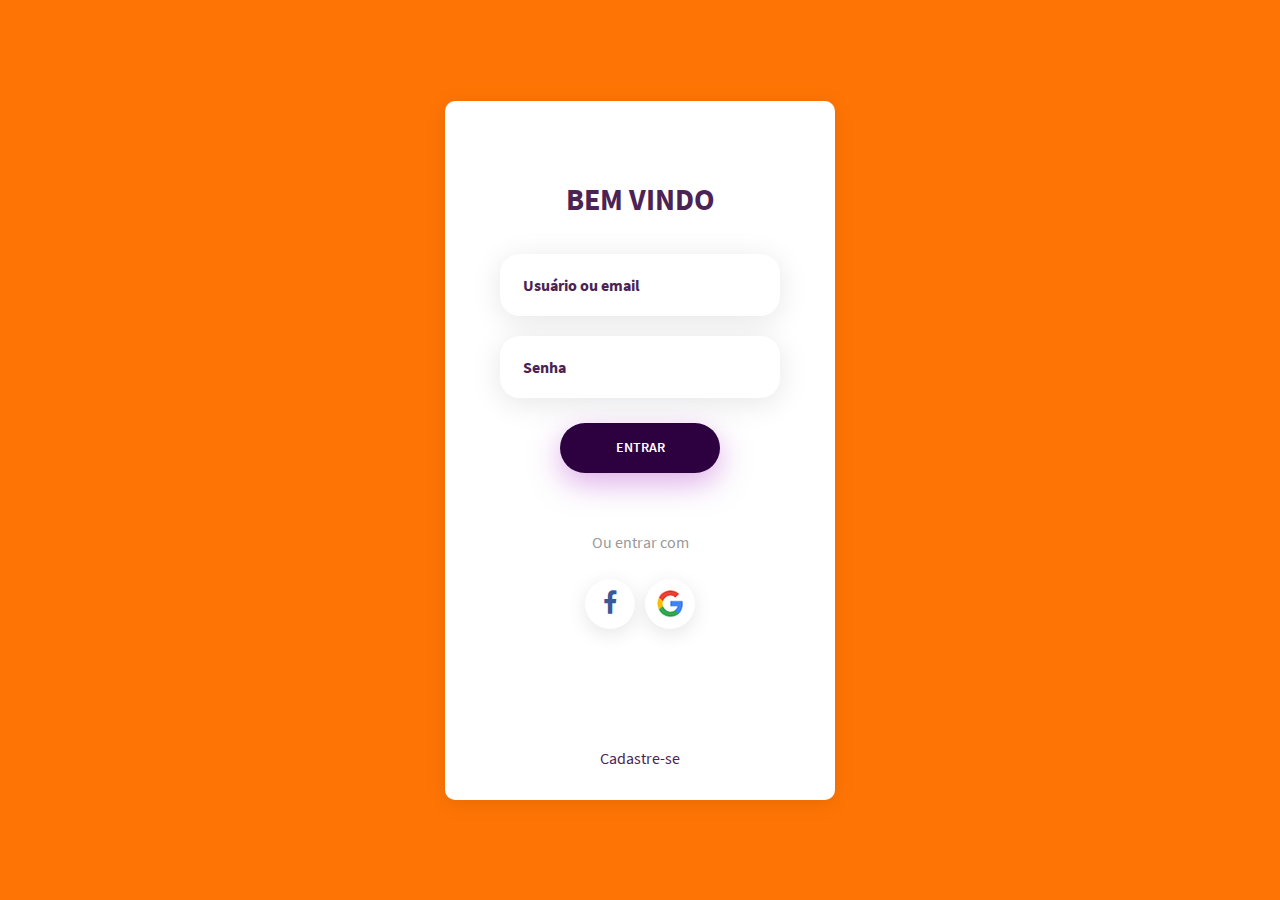
<file: Login/index.html>
<!DOCTYPE html>
<html lang="pt-br">
<head>
	<title>Login</title>
	<meta charset="UTF-8">
	<meta name="viewport" content="width=device-width, initial-scale=1">
<!--===============================================================================================-->	
	<link rel="icon" type="image/png" href=""/>
<!--===============================================================================================-->
	<link rel="stylesheet" type="text/css" href="vendor/bootstrap/css/bootstrap.min.css">
<!--===============================================================================================-->
	<link rel="stylesheet" type="text/css" href="fonts/font-awesome-4.7.0/css/font-awesome.min.css">
<!--===============================================================================================-->
	<link rel="stylesheet" type="text/css" href="fonts/iconic/css/material-design-iconic-font.min.css">
<!--===============================================================================================-->
	<link rel="stylesheet" type="text/css" href="vendor/animate/animate.css">
<!--===============================================================================================-->	
	<link rel="stylesheet" type="text/css" href="vendor/css-hamburgers/hamburgers.min.css">
<!--===============================================================================================-->
	<link rel="stylesheet" type="text/css" href="vendor/animsition/css/animsition.min.css">
<!--===============================================================================================-->
	<link rel="stylesheet" type="text/css" href="vendor/select2/select2.min.css">
<!--===============================================================================================-->	
	<link rel="stylesheet" type="text/css" href="vendor/daterangepicker/daterangepicker.css">
<!--===============================================================================================-->
	<link rel="stylesheet" type="text/css" href="css/util.css">
	<link rel="stylesheet" type="text/css" href="css/main.css">
<!--===============================================================================================-->
</head>
<body>

	<div class="container-login100" > <!-- style="background-image: url('images/bg-01.jpg');" -->
		<div class="wrap-login100 p-l-55 p-r-55 p-t-80 p-b-30">
			<form class="login100-form validate-form">
				<span class="login100-form-title p-b-37">
					BEM VINDO
				</span>
					
				<div class="wrap-input100 validate-input m-b-20" data-validate="Informe o usuário ou email">
					<input class="input100" type="text" name="username" placeholder="Usuário ou email">
					<span class="focus-input100"></span>
				</div>

				<div class="wrap-input100 validate-input m-b-25" data-validate = "Informe sua senha">
					<input class="input100" type="password" name="pass" placeholder="Senha">
					<span class="focus-input100"></span>
				</div>

				<div class="container-login100-form-btn">
					<button class="login100-form-btn">
						Entrar
					</button>
				</div>

				<div class="text-center p-t-57 p-b-20">
					<span class="txt1">
						Ou entrar com
					</span>
				</div>

				<div class="flex-c p-b-112">
					<a href="#" class="login100-social-item">
						<i class="fa fa-facebook-f"></i>
					</a>

					<a href="#" class="login100-social-item">
						<img src="images/icons/icon-google.png" alt="GOOGLE">
					</a>
				</div>

				<div class="text-center">
					<a href="#" class="txt2 hov1">
						Cadastre-se
					</a>
				</div>
			</form>

			
		</div>
	</div>
	
	

	<div id="dropDownSelect1"></div>
	
<!--===============================================================================================-->
	<script src="vendor/jquery/jquery-3.2.1.min.js"></script>
<!--===============================================================================================-->
	<script src="vendor/animsition/js/animsition.min.js"></script>
<!--===============================================================================================-->
	<script src="vendor/bootstrap/js/popper.js"></script>
	<script src="vendor/bootstrap/js/bootstrap.min.js"></script>
<!--===============================================================================================-->
	<script src="vendor/select2/select2.min.js"></script>
<!--===============================================================================================-->
	<script src="vendor/daterangepicker/moment.min.js"></script>
	<script src="vendor/daterangepicker/daterangepicker.js"></script>
<!--===============================================================================================-->
	<script src="vendor/countdowntime/countdowntime.js"></script>
<!--===============================================================================================-->
	<script src="js/main.js"></script>

</body>
</html>
</file>
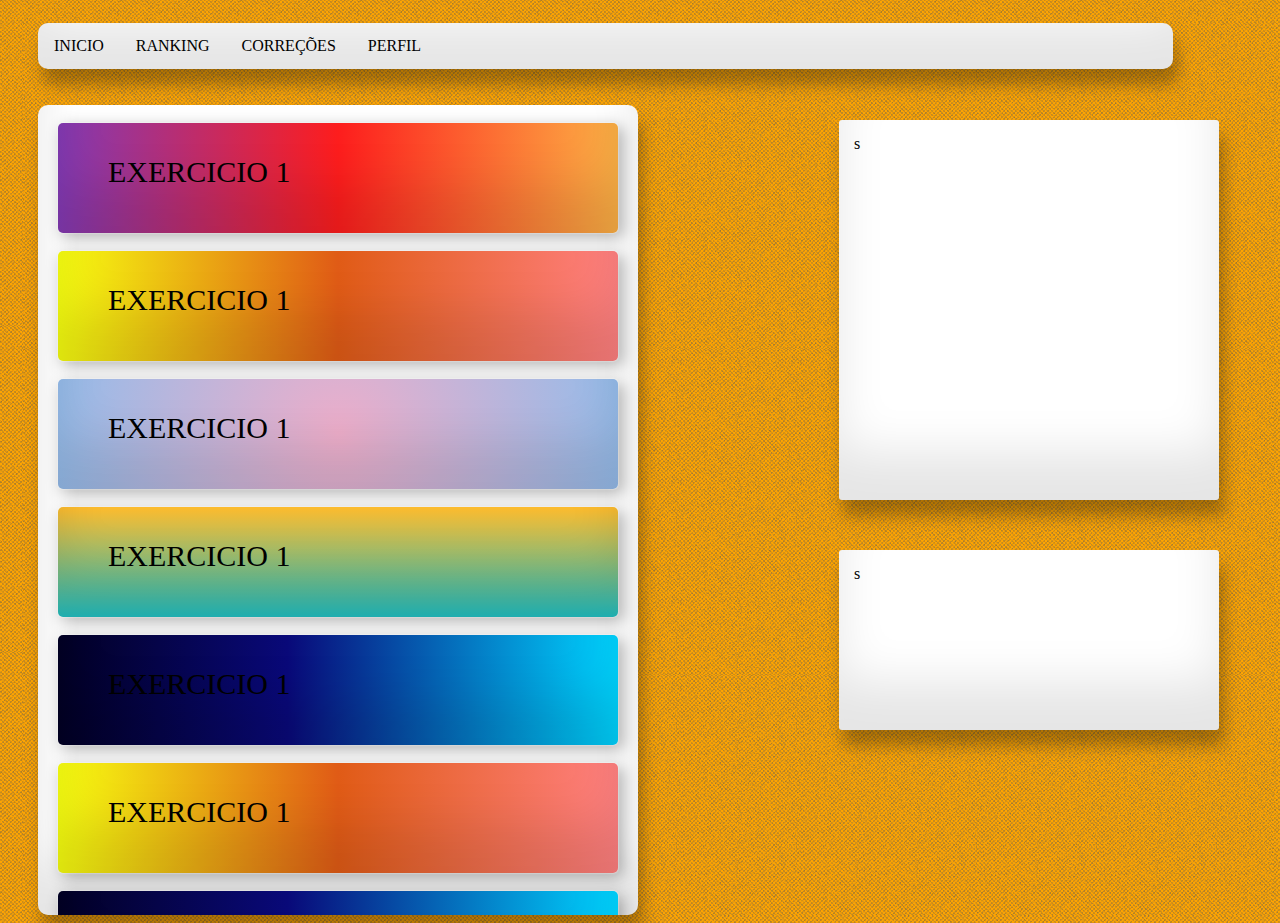
<file: aprender.html>
<!DOCTYPE html>
<html lang="pt_br">
<head>
    <meta charset="UTF-8">
    <meta http-equiv="X-UA-Compatible" content="IE=edge">
    <meta name="viewport" content="width=device-width, initial-scale=1.0">
    <link rel="stylesheet" type="text/css" href="style.css">
    <title>Teste</title>
</head>
<body  style="background-color: orange;">
    
    <!-- NAVIBAR  -->
    <nav>
        <ul class="horizontal">
            <li class="li-esquerda"><a class="active" href="#home">INICIO</a></li>
            <li class="li-esquerda"><a href="#news">RANKING</a></li>
            <li class="li-esquerda"><a href="#contact">CORREÇÕES</a></li>
            <li class="li-esquerda"><a href="#about">PERFIL</a></li>
        </ul>
        <br>
        <br>
    </nav>
    <!-- NAVIBAR fim -->
    
    <!-- BODY  -->
    <section >
        
        <div class="ajuda">
            <div class="div">
                s
            </div>   
        <br>
            <div class="div2">
                s
            </div>
        </div>   
        <div class="corpo">
            <br>
            <div class="card" style="background: rgb(131,58,180);
                                     background: linear-gradient(90deg, rgba(131,58,180,1) 0%, rgba(253,29,29,1) 50%, rgba(252,176,69,1) 100%);">
                <p> EXERCICIO 1 </p>                             
            </div>
            <br>
            <div class="card" style="background: rgb(246,254,16);
                                     background: linear-gradient(90deg, rgba(246,254,16,1) 0%, rgba(224,91,22,1) 50%, rgba(255,128,128,1) 100%);">
                <p> EXERCICIO 1 </p>                            
            </div>
            <br>
            <div class="card" style="background: rgb(238,174,202);
                                     background: radial-gradient(circle, rgba(238,174,202,1) 0%, rgba(148,187,233,1) 100%);">
                <p> EXERCICIO 1 </p>    
            </div>
            <br>
            <div class="card" style="background: rgb(34,193,195);
                                     background: linear-gradient(0deg, rgba(34,193,195,1) 0%, rgba(253,187,45,1) 100%);">
                <p> EXERCICIO 1 </p>                            
            </div>
            <br>
            <div class="card" style="background: rgb(2,0,36); 
                                     background: linear-gradient(90deg, rgba(2,0,36,1) 0%, rgba(9,9,121,1) 41%, rgba(0,212,255,1) 100%);">
                <p> EXERCICIO 1 </p>    
            </div>
            <br>
            <div class="card" style="background: rgb(246,254,16);
                                     background: linear-gradient(90deg, rgba(246,254,16,1) 0%, rgba(224,91,22,1) 50%, rgba(255,128,128,1) 100%);">
                <p> EXERCICIO 1 </p>                            
            </div>
            <br>
            <div class="card" style="background: rgb(2,0,36); 
                                     background: linear-gradient(90deg, rgba(2,0,36,1) 0%, rgba(9,9,121,1) 41%, rgba(0,212,255,1) 100%);">
                <p> EXERCICIO 1 </p>    
            </div>
            <br>
            <div class="card" style="background: rgb(246,254,16);
                                     background: linear-gradient(90deg, rgba(246,254,16,1) 0%, rgba(224,91,22,1) 50%, rgba(255,128,128,1) 100%);">
                <p> EXERCICIO 1 </p>                            
            </div>
            <br>
            <div class="card" style="background: rgb(246,254,16);
                                     background: linear-gradient(90deg, rgba(246,254,16,1) 0%, rgba(224,91,22,1) 50%, rgba(255,128,128,1) 100%);">
                <p> EXERCICIO 1 </p>                            
            </div>
            <br>
        </div>

    </section>
    <!-- BODY fim -->

</body>
</html>
</file>
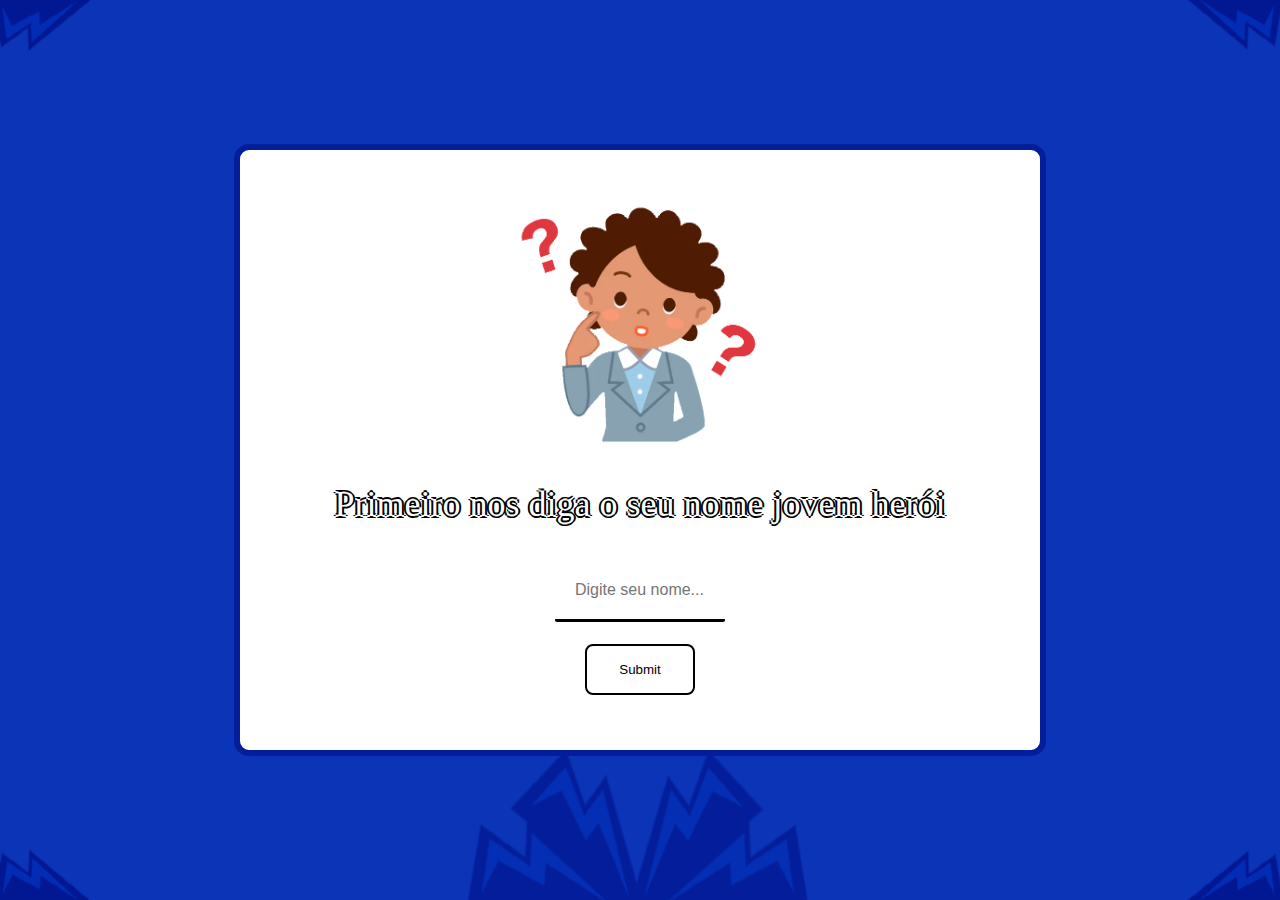
<file: HOMOLOGA/cadastro.html>
<!DOCTYPE html>
<html lang="pt_br">
<head>
    <meta charset="UTF-8">
    <meta http-equiv="X-UA-Compatible" content="IE=edge">
    <meta name="viewport" content="width=device-width, initial-scale=1.0">
    <link rel="stylesheet" href="cadastro.css">
    <title>Cadastro</title>
</head>
<body>
    <div class="img">
        <div class="container">
            <div class="corpo">

                <form action="POST">
                    <br>
                    <br>
                    <div >
                        <!-- src="https://image.flaticon.com/icons/png/512/17/17004.png"-->
                        <img id="z1" src="img/pergunta2.png" alt="" style="height: 250px; width: 250px;">
                    </div>
                    <p class="p1"> Primeiro nos diga o seu nome jovem herói </p>

                    <input class="input_pergunta" type="text" placeholder="Digite seu nome..."> 
                    <br>
                    <br>
                    <input type="submit" > 
                </form>

            </div>
        </div>
    </div>
</body>
</html>
</file>
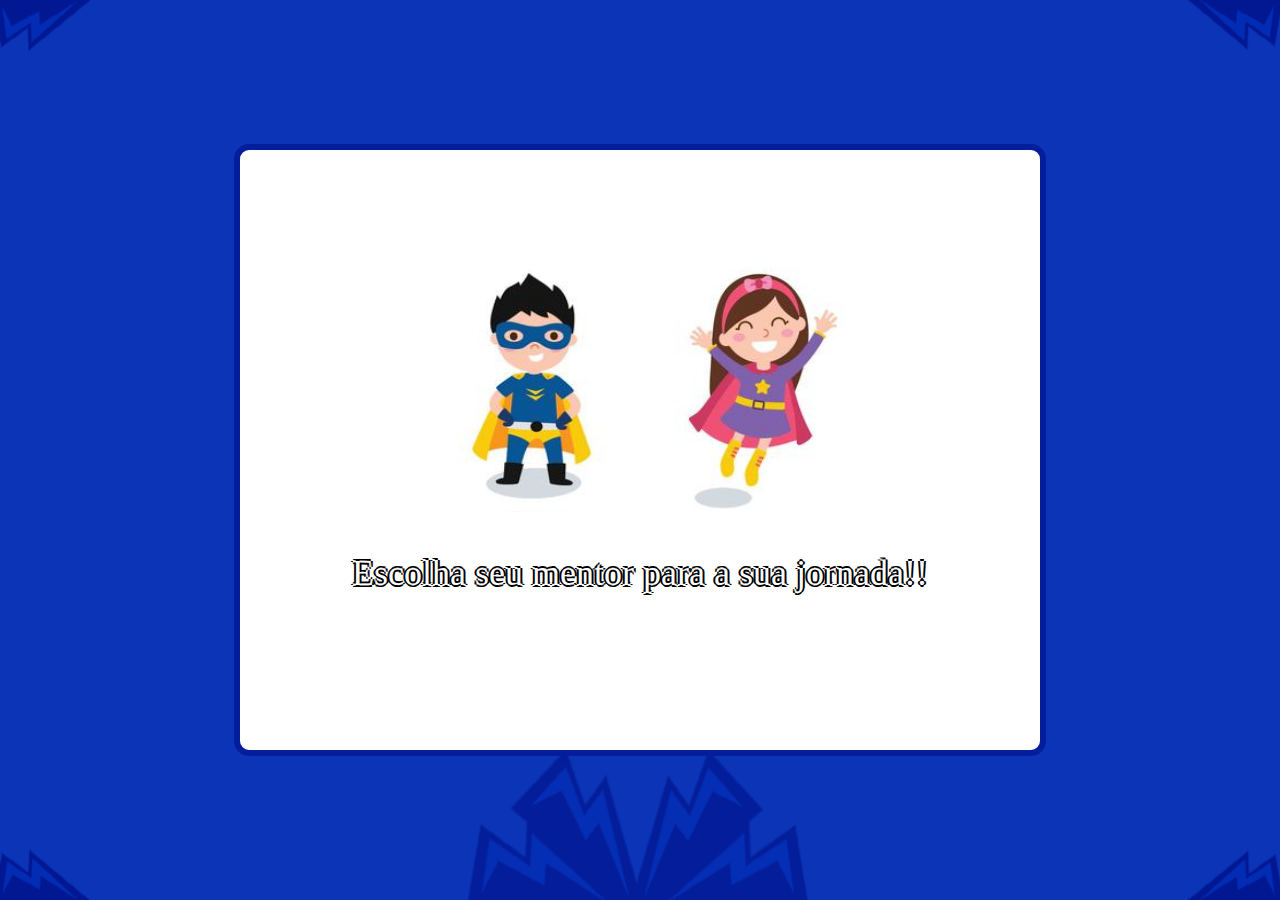
<file: HOMOLOGA/cadastro2 copy.html>
<!DOCTYPE html>
<html lang="pt_br">
<head>
    <meta charset="UTF-8">
    <meta http-equiv="X-UA-Compatible" content="IE=edge">
    <meta name="viewport" content="width=device-width, initial-scale=1.0">
    <link rel="stylesheet" href="cadastro.css">
    <title>Cadastro</title>
</head>
<body>
    <div class="img">
        <div class="container">
            <div class="corpo">

                <form action="POST">
                <br>
                <br>
                    
                    <div >
                        <!-- src="https://image.flaticon.com/icons/png/512/17/17004.png"-->
                        <a href="#"><img id="z1" src="img/heroi.png" alt="" style="height: 250px; width: 200px; "></a> &nbsp; &nbsp;&nbsp; &nbsp;
                        <a href="#"><img id="z1" src="img/heroi2.png" alt="" style="height: 250px; width: 180px;"></a>
                        <br>
                        <!--<div class="p2">Ralp O Velocista</div>
                       <div class="p2">Marta A Visão</div> -->
                    </div>
                    <p class="p1"> Escolha seu mentor para a sua jornada!! </p>
                    
                    
                
                </form>

            </div>
        </div>
    </div>
</body>
</html>
</file>
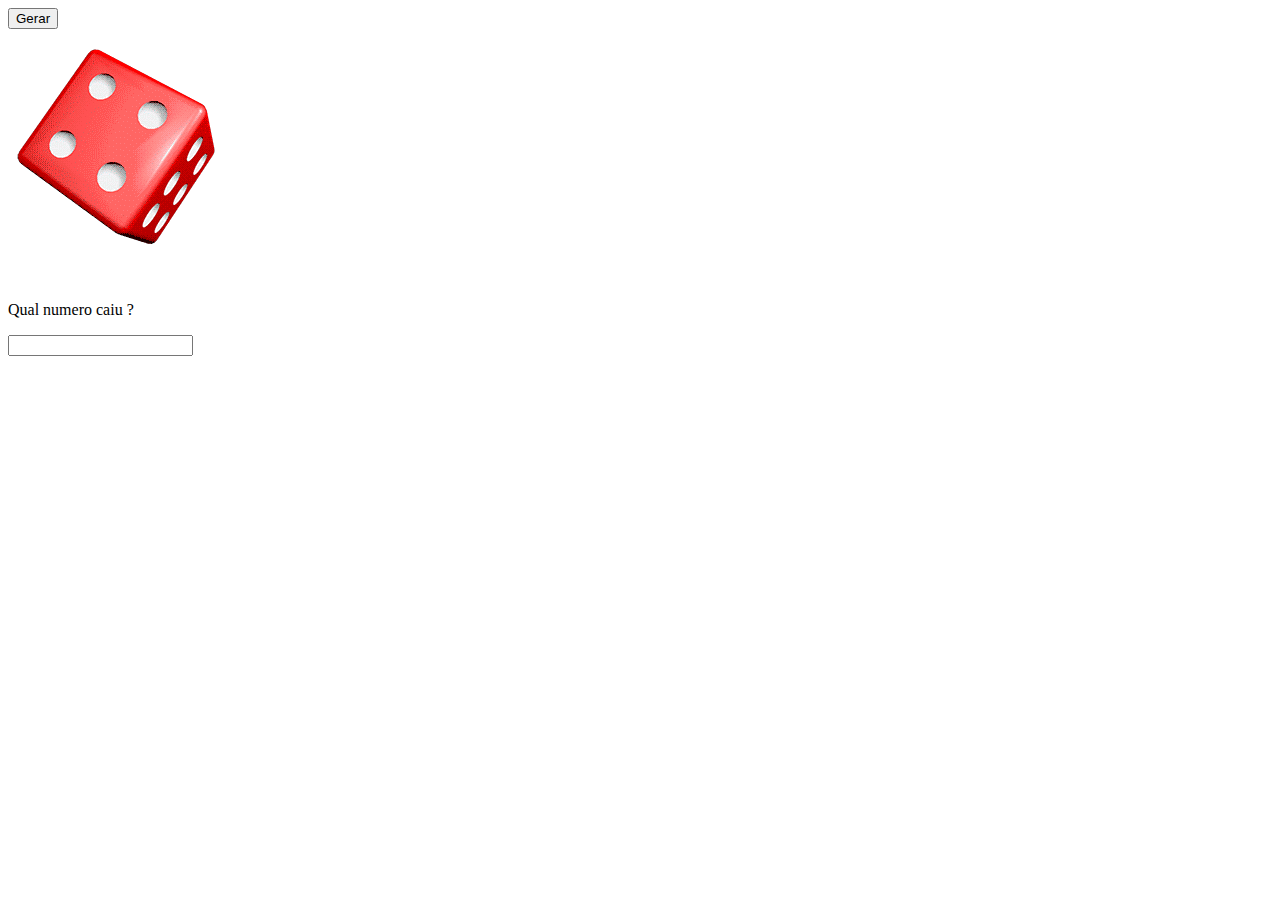
<file: HOMOLOGA/exercicio1.html>
<!DOCTYPE html>
<html>
<body>

  <button > Gerar </button>
  
  <p id="demo"></p> 

  <p id="demo1"></p> 

  <img id="img1"  onclick="gerar()" src="img/Gifs animados Dado 8.gif" alt="">
  <br>
  <br>

  <p id="demo2"> Qual numero caiu ? </p>
  <input onchange="fatora()" type="text" id="text">



</body>
</html>


<script>

  var img = document.getElementById('img1');
  function gerar() {
      x = Math.floor((Math.random() * 10) + 1);
      document.getElementById("demo").innerHTML = x;
      switch(x){
        case 1:
          document.getElementById("demo").innerHTML = x;
          console.log('Var função random: ' + x)
          img.setAttribute('src', 'img/heroi.png')
          break;
        
        case 2: 
          document.getElementById("demo").innerHTML = x;
          img.setAttribute('src', 'img/heroi.png')
          console.log('Var função random: ' + x)
      
          break;
      };
  }
 
  function fatora(){
    var acerto = document.getElementById("text").value;
    console.log('Var função acerto: ' + acerto)
    if(x == acerto ){
      img.setAttribute('src', 'img/heroi.png')
      console.log('Var da função random: ' + x)
      document.getElementById("demo1").innerHTML = x

    }
  }

</script>
</file>
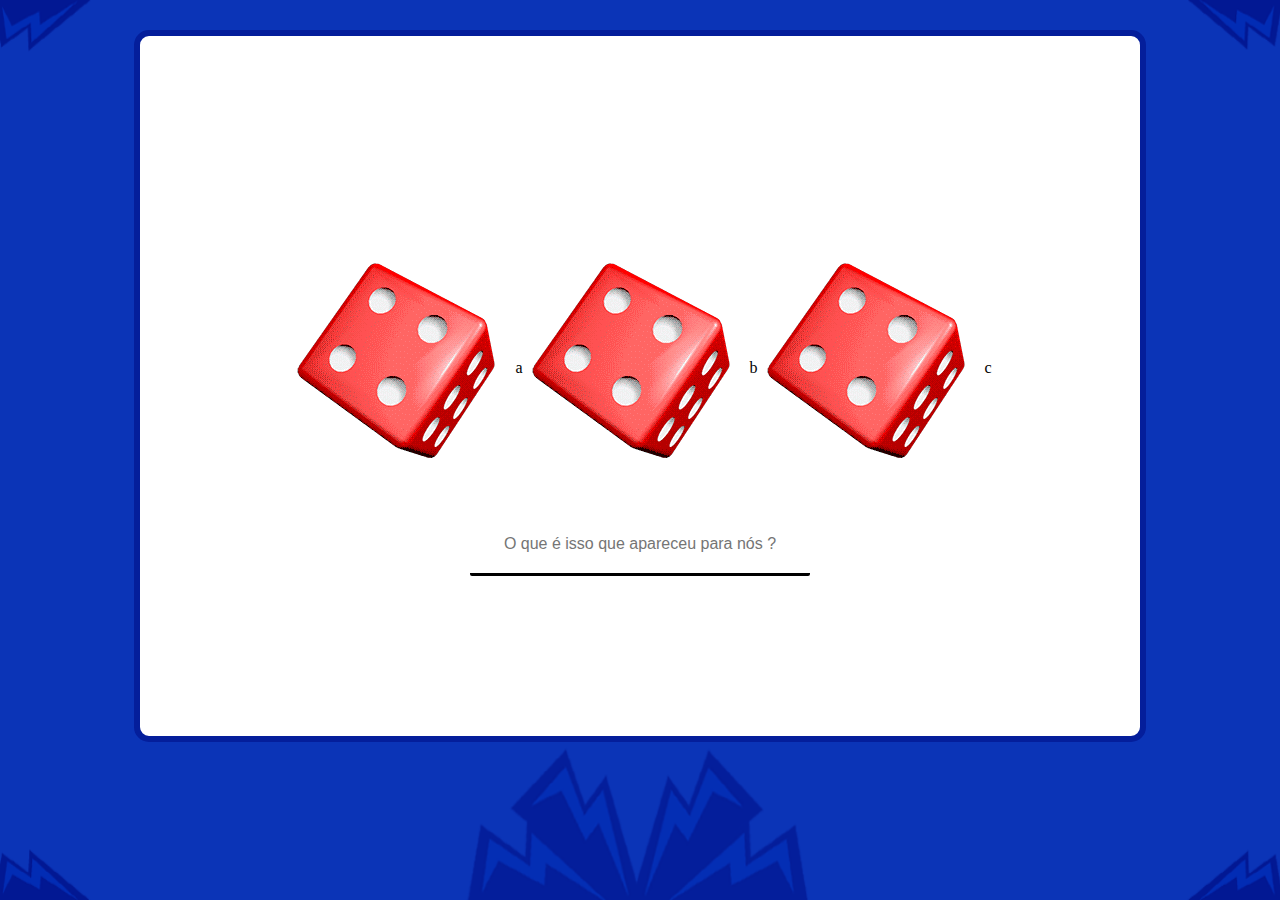
<file: PRODUCAO/cadastro.html>
<!DOCTYPE html>
<html lang="pt_br">
<head>
    <meta charset="UTF-8">
    <meta http-equiv="X-UA-Compatible" content="IE=edge">
    <meta name="viewport" content="width=device-width, initial-scale=1.0">
    <link rel="stylesheet" href="cadastro.css">
    <title>Cadastro</title>
</head>
<body>
    <div id="fundo_background">
        <div class="container">

            <div class="conteudo">
                <div class="content_pergunta">

                    <img id="img" onclick="gerarRandom()" src="../HOMOLOGA/img/Gifs animados Dado 8.gif" alt="" >
                    <p id="p1">a  </p>
                    <img id="img2" onclick="gerarRandom2()" src="../HOMOLOGA/img/Gifs animados Dado 8.gif" alt="">
                    <p id="p2">b </p>
                    <img id="img3" onclick="gerarRandom3()"src="../HOMOLOGA/img/Gifs animados Dado 8.gif" alt="">
                    <p id="p3">c  </p>
                    
                    <input id="text" onchange="fatora()" type="text" placeholder="O que é isso que apareceu para nós ?"><br><br>

                </div>



            </div>

        </div>
    </div>
</body>
</html>



<script>

    var img = document.getElementById('img');

    function gerarRandom() {
        x = Math.floor((Math.random() * 1) + 1);

        document.getElementById("p1").innerHTML = x;

        switch(x){
          case 1:
            document.getElementById("p1").innerHTML = x;
            console.log('Retorno do Random: ' + x)
            img.setAttribute('src', '../HOMOLOGA/img/heroi.png')
            break;
          
          case 2: 
            document.getElementById("p1").innerHTML = x;
            console.log('Retorno do Random1: ' + x)
            img.setAttribute('src', 'teste.png')
        
            break;
        };
    }

    function gerarRandom2() {
        x1 = Math.floor((Math.random() * 1) + 1);

        document.getElementById("p2").innerHTML = x1;

        switch(x){
          case 1:
            document.getElementById("p2").innerHTML = x1;
            console.log('Retorno do Random2: ' + x1)
            img.setAttribute('src', '../HOMOLOGA/img/heroi.png')
            break;
          
          case 2: 
            document.getElementById("p2").innerHTML = x;
            console.log('Retorno do Random: ' + x)
            img.setAttribute('src', 'teste.png')
        
            break;
        };
    }

    function gerarRandom3() {
        x2 = Math.floor((Math.random() * 1) + 1);

        document.getElementById("p2").innerHTML = x2;

        switch(x){
          case 1:
            document.getElementById("p3").innerHTML = x2;
            console.log('Retorno do Random3: ' + x2)
            img.setAttribute('src', '../HOMOLOGA/img/heroi.png')
            break;
          
          case 2: 
            document.getElementById("p2").innerHTML = x;
            console.log('Retorno do Random3: ' + x)
            img.setAttribute('src', 'teste.png')
        
            break;
        };
    }

    
   
    function fatora(){
       var b = (x + x1 + x2)
      var acerto = document.getElementById("text").value;
      console.log('Var função acerto: ' + acerto)
      if(b == acerto ){
        img.setAttribute('src', '../HOMOLOGA/img/heroi2.png')
        console.log('Var da função random: ' + (x + x1 + x2) + ' igual a B = ' + b)
        //document.getElementById("demo1").innerHTML = b
  
      }
    }

</script>
</file>
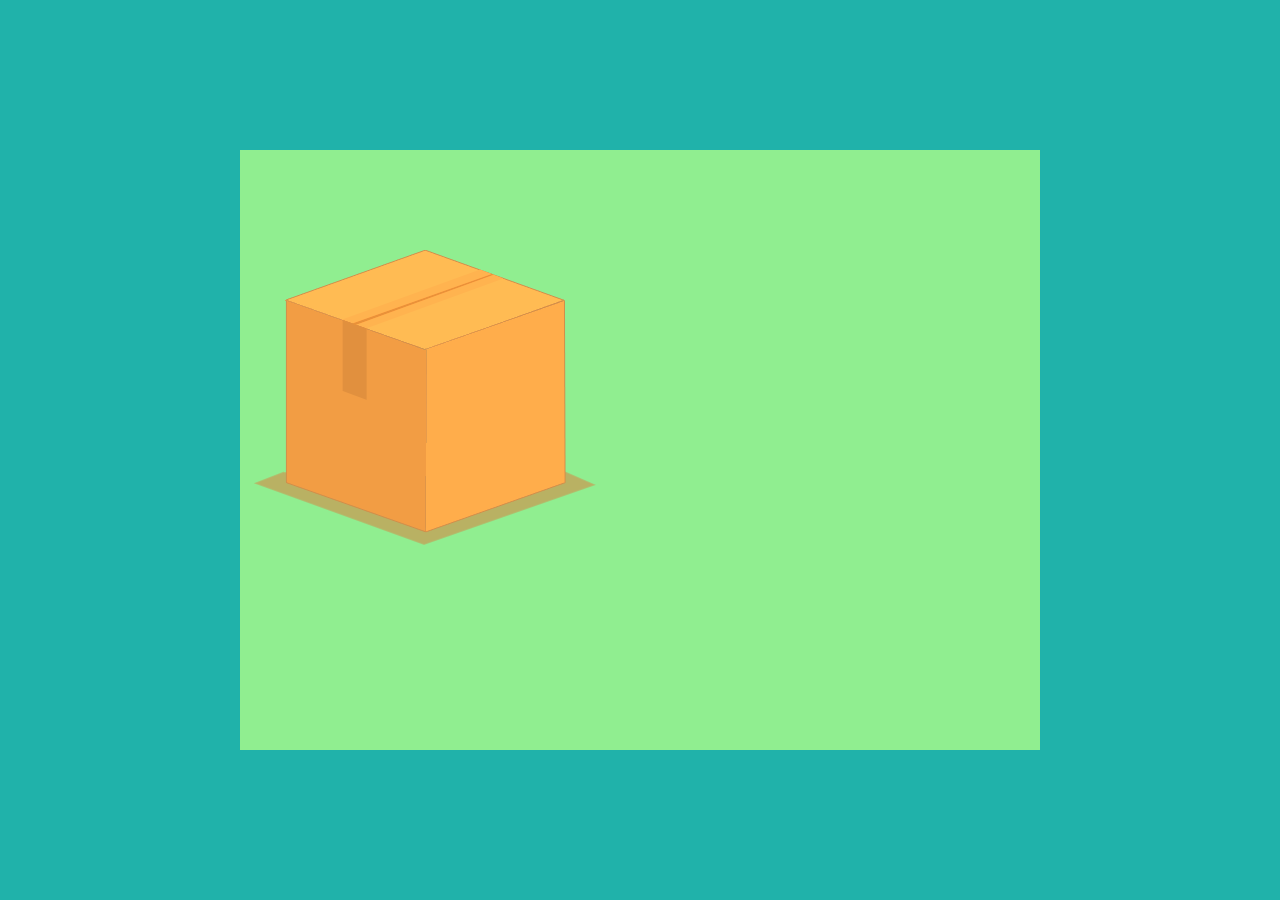
<file: Teste/teste.html>
<!DOCTYPE html>
<html lang="pt_br">
<head>
    <meta charset="UTF-8">
    <meta http-equiv="X-UA-Compatible" content="IE=edge">
    <meta name="viewport" content="width=device-width, initial-scale=1.0">
    <link rel="stylesheet" href="teste.css">
    <title>Teste</title>
</head>
<body>

    <div class="container">
        <div class="corpo">
           <div class="caixa">

           </div>
        </div>
    </div>

</body>
</html>
</file>
<file: Login/vendor/daterangepicker/daterangepicker.css>
.daterangepicker {
  position: absolute;
  color: inherit;
  background-color: #fff;
  border-radius: 4px;
  width: 278px;
  padding: 4px;
  margin-top: 1px;
  top: 100px;
  left: 20px;
  /* Calendars */ }
  .daterangepicker:before, .daterangepicker:after {
    position: absolute;
    display: inline-block;
    border-bottom-color: rgba(0, 0, 0, 0.2);
    content: ''; }
  .daterangepicker:before {
    top: -7px;
    border-right: 7px solid transparent;
    border-left: 7px solid transparent;
    border-bottom: 7px solid #ccc; }
  .daterangepicker:after {
    top: -6px;
    border-right: 6px solid transparent;
    border-bottom: 6px solid #fff;
    border-left: 6px solid transparent; }
  .daterangepicker.opensleft:before {
    right: 9px; }
  .daterangepicker.opensleft:after {
    right: 10px; }
  .daterangepicker.openscenter:before {
    left: 0;
    right: 0;
    width: 0;
    margin-left: auto;
    margin-right: auto; }
  .daterangepicker.openscenter:after {
    left: 0;
    right: 0;
    width: 0;
    margin-left: auto;
    margin-right: auto; }
  .daterangepicker.opensright:before {
    left: 9px; }
  .daterangepicker.opensright:after {
    left: 10px; }
  .daterangepicker.dropup {
    margin-top: -5px; }
    .daterangepicker.dropup:before {
      top: initial;
      bottom: -7px;
      border-bottom: initial;
      border-top: 7px solid #ccc; }
    .daterangepicker.dropup:after {
      top: initial;
      bottom: -6px;
      border-bottom: initial;
      border-top: 6px solid #fff; }
  .daterangepicker.dropdown-menu {
    max-width: none;
    z-index: 3001; }
  .daterangepicker.single .ranges, .daterangepicker.single .calendar {
    float: none; }
  .daterangepicker.show-calendar .calendar {
    display: block; }
  .daterangepicker .calendar {
    display: none;
    max-width: 270px;
    margin: 4px; }
    .daterangepicker .calendar.single .calendar-table {
      border: none; }
    .daterangepicker .calendar th, .daterangepicker .calendar td {
      white-space: nowrap;
      text-align: center;
      min-width: 32px; }
  .daterangepicker .calendar-table {
    border: 1px solid #fff;
    padding: 4px;
    border-radius: 4px;
    background-color: #fff; }
  .daterangepicker table {
    width: 100%;
    margin: 0; }
  .daterangepicker td, .daterangepicker th {
    text-align: center;
    width: 20px;
    height: 20px;
    border-radius: 4px;
    border: 1px solid transparent;
    white-space: nowrap;
    cursor: pointer; }
    .daterangepicker td.available:hover, .daterangepicker th.available:hover {
      background-color: #eee;
      border-color: transparent;
      color: inherit; }
    .daterangepicker td.week, .daterangepicker th.week {
      font-size: 80%;
      color: #ccc; }
  .daterangepicker td.off, .daterangepicker td.off.in-range, .daterangepicker td.off.start-date, .daterangepicker td.off.end-date {
    background-color: #fff;
    border-color: transparent;
    color: #999; }
  .daterangepicker td.in-range {
    background-color: #ebf4f8;
    border-color: transparent;
    color: #000;
    border-radius: 0; }
  .daterangepicker td.start-date {
    border-radius: 4px 0 0 4px; }
  .daterangepicker td.end-date {
    border-radius: 0 4px 4px 0; }
  .daterangepicker td.start-date.end-date {
    border-radius: 4px; }
  .daterangepicker td.active, .daterangepicker td.active:hover {
    background-color: #357ebd;
    border-color: transparent;
    color: #fff; }
  .daterangepicker th.month {
    width: auto; }
  .daterangepicker td.disabled, .daterangepicker option.disabled {
    color: #999;
    cursor: not-allowed;
    text-decoration: line-through; }
  .daterangepicker select.monthselect, .daterangepicker select.yearselect {
    font-size: 12px;
    padding: 1px;
    height: auto;
    margin: 0;
    cursor: default; }
  .daterangepicker select.monthselect {
    margin-right: 2%;
    width: 56%; }
  .daterangepicker select.yearselect {
    width: 40%; }
  .daterangepicker select.hourselect, .daterangepicker select.minuteselect, .daterangepicker select.secondselect, .daterangepicker select.ampmselect {
    width: 50px;
    margin-bottom: 0; }
  .daterangepicker .input-mini {
    border: 1px solid #ccc;
    border-radius: 4px;
    color: #555;
    height: 30px;
    line-height: 30px;
    display: block;
    vertical-align: middle;
    margin: 0 0 5px 0;
    padding: 0 6px 0 28px;
    width: 100%; }
    .daterangepicker .input-mini.active {
      border: 1px solid #08c;
      border-radius: 4px; }
  .daterangepicker .daterangepicker_input {
    position: relative; }
    .daterangepicker .daterangepicker_input i {
      position: absolute;
      left: 8px;
      top: 8px; }
  .daterangepicker.rtl .input-mini {
    padding-right: 28px;
    padding-left: 6px; }
  .daterangepicker.rtl .daterangepicker_input i {
    left: auto;
    right: 8px; }
  .daterangepicker .calendar-time {
    text-align: center;
    margin: 5px auto;
    line-height: 30px;
    position: relative;
    padding-left: 28px; }
    .daterangepicker .calendar-time select.disabled {
      color: #ccc;
      cursor: not-allowed; }

.ranges {
  font-size: 11px;
  float: none;
  margin: 4px;
  text-align: left; }
  .ranges ul {
    list-style: none;
    margin: 0 auto;
    padding: 0;
    width: 100%; }
  .ranges li {
    font-size: 13px;
    background-color: #f5f5f5;
    border: 1px solid #f5f5f5;
    border-radius: 4px;
    color: #08c;
    padding: 3px 12px;
    margin-bottom: 8px;
    cursor: pointer; }
    .ranges li:hover {
      background-color: #08c;
      border: 1px solid #08c;
      color: #fff; }
    .ranges li.active {
      background-color: #08c;
      border: 1px solid #08c;
      color: #fff; }

/*  Larger Screen Styling */
@media (min-width: 564px) {
  .daterangepicker {
    width: auto; }
    .daterangepicker .ranges ul {
      width: 160px; }
    .daterangepicker.single .ranges ul {
      width: 100%; }
    .daterangepicker.single .calendar.left {
      clear: none; }
    .daterangepicker.single.ltr .ranges, .daterangepicker.single.ltr .calendar {
      float: left; }
    .daterangepicker.single.rtl .ranges, .daterangepicker.single.rtl .calendar {
      float: right; }
    .daterangepicker.ltr {
      direction: ltr;
      text-align: left; }
      .daterangepicker.ltr .calendar.left {
        clear: left;
        margin-right: 0; }
        .daterangepicker.ltr .calendar.left .calendar-table {
          border-right: none;
          border-top-right-radius: 0;
          border-bottom-right-radius: 0; }
      .daterangepicker.ltr .calendar.right {
        margin-left: 0; }
        .daterangepicker.ltr .calendar.right .calendar-table {
          border-left: none;
          border-top-left-radius: 0;
          border-bottom-left-radius: 0; }
      .daterangepicker.ltr .left .daterangepicker_input {
        padding-right: 12px; }
      .daterangepicker.ltr .calendar.left .calendar-table {
        padding-right: 12px; }
      .daterangepicker.ltr .ranges, .daterangepicker.ltr .calendar {
        float: left; }
    .daterangepicker.rtl {
      direction: rtl;
      text-align: right; }
      .daterangepicker.rtl .calendar.left {
        clear: right;
        margin-left: 0; }
        .daterangepicker.rtl .calendar.left .calendar-table {
          border-left: none;
          border-top-left-radius: 0;
          border-bottom-left-radius: 0; }
      .daterangepicker.rtl .calendar.right {
        margin-right: 0; }
        .daterangepicker.rtl .calendar.right .calendar-table {
          border-right: none;
          border-top-right-radius: 0;
          border-bottom-right-radius: 0; }
      .daterangepicker.rtl .left .daterangepicker_input {
        padding-left: 12px; }
      .daterangepicker.rtl .calendar.left .calendar-table {
        padding-left: 12px; }
      .daterangepicker.rtl .ranges, .daterangepicker.rtl .calendar {
        text-align: right;
        float: right; } }
@media (min-width: 730px) {
  .daterangepicker .ranges {
    width: auto; }
  .daterangepicker.ltr .ranges {
    float: left; }
  .daterangepicker.rtl .ranges {
    float: right; }
  .daterangepicker .calendar.left {
    clear: none !important; } }
</file>
<file: Login/css/util.css>
/*[ FONT SIZE ]
///////////////////////////////////////////////////////////
*/
.fs-1 {font-size: 1px;}
.fs-2 {font-size: 2px;}
.fs-3 {font-size: 3px;}
.fs-4 {font-size: 4px;}
.fs-5 {font-size: 5px;}
.fs-6 {font-size: 6px;}
.fs-7 {font-size: 7px;}
.fs-8 {font-size: 8px;}
.fs-9 {font-size: 9px;}
.fs-10 {font-size: 10px;}
.fs-11 {font-size: 11px;}
.fs-12 {font-size: 12px;}
.fs-13 {font-size: 13px;}
.fs-14 {font-size: 14px;}
.fs-15 {font-size: 15px;}
.fs-16 {font-size: 16px;}
.fs-17 {font-size: 17px;}
.fs-18 {font-size: 18px;}
.fs-19 {font-size: 19px;}
.fs-20 {font-size: 20px;}
.fs-21 {font-size: 21px;}
.fs-22 {font-size: 22px;}
.fs-23 {font-size: 23px;}
.fs-24 {font-size: 24px;}
.fs-25 {font-size: 25px;}
.fs-26 {font-size: 26px;}
.fs-27 {font-size: 27px;}
.fs-28 {font-size: 28px;}
.fs-29 {font-size: 29px;}
.fs-30 {font-size: 30px;}
.fs-31 {font-size: 31px;}
.fs-32 {font-size: 32px;}
.fs-33 {font-size: 33px;}
.fs-34 {font-size: 34px;}
.fs-35 {font-size: 35px;}
.fs-36 {font-size: 36px;}
.fs-37 {font-size: 37px;}
.fs-38 {font-size: 38px;}
.fs-39 {font-size: 39px;}
.fs-40 {font-size: 40px;}
.fs-41 {font-size: 41px;}
.fs-42 {font-size: 42px;}
.fs-43 {font-size: 43px;}
.fs-44 {font-size: 44px;}
.fs-45 {font-size: 45px;}
.fs-46 {font-size: 46px;}
.fs-47 {font-size: 47px;}
.fs-48 {font-size: 48px;}
.fs-49 {font-size: 49px;}
.fs-50 {font-size: 50px;}
.fs-51 {font-size: 51px;}
.fs-52 {font-size: 52px;}
.fs-53 {font-size: 53px;}
.fs-54 {font-size: 54px;}
.fs-55 {font-size: 55px;}
.fs-56 {font-size: 56px;}
.fs-57 {font-size: 57px;}
.fs-58 {font-size: 58px;}
.fs-59 {font-size: 59px;}
.fs-60 {font-size: 60px;}
.fs-61 {font-size: 61px;}
.fs-62 {font-size: 62px;}
.fs-63 {font-size: 63px;}
.fs-64 {font-size: 64px;}
.fs-65 {font-size: 65px;}
.fs-66 {font-size: 66px;}
.fs-67 {font-size: 67px;}
.fs-68 {font-size: 68px;}
.fs-69 {font-size: 69px;}
.fs-70 {font-size: 70px;}
.fs-71 {font-size: 71px;}
.fs-72 {font-size: 72px;}
.fs-73 {font-size: 73px;}
.fs-74 {font-size: 74px;}
.fs-75 {font-size: 75px;}
.fs-76 {font-size: 76px;}
.fs-77 {font-size: 77px;}
.fs-78 {font-size: 78px;}
.fs-79 {font-size: 79px;}
.fs-80 {font-size: 80px;}
.fs-81 {font-size: 81px;}
.fs-82 {font-size: 82px;}
.fs-83 {font-size: 83px;}
.fs-84 {font-size: 84px;}
.fs-85 {font-size: 85px;}
.fs-86 {font-size: 86px;}
.fs-87 {font-size: 87px;}
.fs-88 {font-size: 88px;}
.fs-89 {font-size: 89px;}
.fs-90 {font-size: 90px;}
.fs-91 {font-size: 91px;}
.fs-92 {font-size: 92px;}
.fs-93 {font-size: 93px;}
.fs-94 {font-size: 94px;}
.fs-95 {font-size: 95px;}
.fs-96 {font-size: 96px;}
.fs-97 {font-size: 97px;}
.fs-98 {font-size: 98px;}
.fs-99 {font-size: 99px;}
.fs-100 {font-size: 100px;}
.fs-101 {font-size: 101px;}
.fs-102 {font-size: 102px;}
.fs-103 {font-size: 103px;}
.fs-104 {font-size: 104px;}
.fs-105 {font-size: 105px;}
.fs-106 {font-size: 106px;}
.fs-107 {font-size: 107px;}
.fs-108 {font-size: 108px;}
.fs-109 {font-size: 109px;}
.fs-110 {font-size: 110px;}
.fs-111 {font-size: 111px;}
.fs-112 {font-size: 112px;}
.fs-113 {font-size: 113px;}
.fs-114 {font-size: 114px;}
.fs-115 {font-size: 115px;}
.fs-116 {font-size: 116px;}
.fs-117 {font-size: 117px;}
.fs-118 {font-size: 118px;}
.fs-119 {font-size: 119px;}
.fs-120 {font-size: 120px;}
.fs-121 {font-size: 121px;}
.fs-122 {font-size: 122px;}
.fs-123 {font-size: 123px;}
.fs-124 {font-size: 124px;}
.fs-125 {font-size: 125px;}
.fs-126 {font-size: 126px;}
.fs-127 {font-size: 127px;}
.fs-128 {font-size: 128px;}
.fs-129 {font-size: 129px;}
.fs-130 {font-size: 130px;}
.fs-131 {font-size: 131px;}
.fs-132 {font-size: 132px;}
.fs-133 {font-size: 133px;}
.fs-134 {font-size: 134px;}
.fs-135 {font-size: 135px;}
.fs-136 {font-size: 136px;}
.fs-137 {font-size: 137px;}
.fs-138 {font-size: 138px;}
.fs-139 {font-size: 139px;}
.fs-140 {font-size: 140px;}
.fs-141 {font-size: 141px;}
.fs-142 {font-size: 142px;}
.fs-143 {font-size: 143px;}
.fs-144 {font-size: 144px;}
.fs-145 {font-size: 145px;}
.fs-146 {font-size: 146px;}
.fs-147 {font-size: 147px;}
.fs-148 {font-size: 148px;}
.fs-149 {font-size: 149px;}
.fs-150 {font-size: 150px;}
.fs-151 {font-size: 151px;}
.fs-152 {font-size: 152px;}
.fs-153 {font-size: 153px;}
.fs-154 {font-size: 154px;}
.fs-155 {font-size: 155px;}
.fs-156 {font-size: 156px;}
.fs-157 {font-size: 157px;}
.fs-158 {font-size: 158px;}
.fs-159 {font-size: 159px;}
.fs-160 {font-size: 160px;}
.fs-161 {font-size: 161px;}
.fs-162 {font-size: 162px;}
.fs-163 {font-size: 163px;}
.fs-164 {font-size: 164px;}
.fs-165 {font-size: 165px;}
.fs-166 {font-size: 166px;}
.fs-167 {font-size: 167px;}
.fs-168 {font-size: 168px;}
.fs-169 {font-size: 169px;}
.fs-170 {font-size: 170px;}
.fs-171 {font-size: 171px;}
.fs-172 {font-size: 172px;}
.fs-173 {font-size: 173px;}
.fs-174 {font-size: 174px;}
.fs-175 {font-size: 175px;}
.fs-176 {font-size: 176px;}
.fs-177 {font-size: 177px;}
.fs-178 {font-size: 178px;}
.fs-179 {font-size: 179px;}
.fs-180 {font-size: 180px;}
.fs-181 {font-size: 181px;}
.fs-182 {font-size: 182px;}
.fs-183 {font-size: 183px;}
.fs-184 {font-size: 184px;}
.fs-185 {font-size: 185px;}
.fs-186 {font-size: 186px;}
.fs-187 {font-size: 187px;}
.fs-188 {font-size: 188px;}
.fs-189 {font-size: 189px;}
.fs-190 {font-size: 190px;}
.fs-191 {font-size: 191px;}
.fs-192 {font-size: 192px;}
.fs-193 {font-size: 193px;}
.fs-194 {font-size: 194px;}
.fs-195 {font-size: 195px;}
.fs-196 {font-size: 196px;}
.fs-197 {font-size: 197px;}
.fs-198 {font-size: 198px;}
.fs-199 {font-size: 199px;}
.fs-200 {font-size: 200px;}

/*[ PADDING ]
///////////////////////////////////////////////////////////
*/
.p-t-0 {padding-top: 0px;}
.p-t-1 {padding-top: 1px;}
.p-t-2 {padding-top: 2px;}
.p-t-3 {padding-top: 3px;}
.p-t-4 {padding-top: 4px;}
.p-t-5 {padding-top: 5px;}
.p-t-6 {padding-top: 6px;}
.p-t-7 {padding-top: 7px;}
.p-t-8 {padding-top: 8px;}
.p-t-9 {padding-top: 9px;}
.p-t-10 {padding-top: 10px;}
.p-t-11 {padding-top: 11px;}
.p-t-12 {padding-top: 12px;}
.p-t-13 {padding-top: 13px;}
.p-t-14 {padding-top: 14px;}
.p-t-15 {padding-top: 15px;}
.p-t-16 {padding-top: 16px;}
.p-t-17 {padding-top: 17px;}
.p-t-18 {padding-top: 18px;}
.p-t-19 {padding-top: 19px;}
.p-t-20 {padding-top: 20px;}
.p-t-21 {padding-top: 21px;}
.p-t-22 {padding-top: 22px;}
.p-t-23 {padding-top: 23px;}
.p-t-24 {padding-top: 24px;}
.p-t-25 {padding-top: 25px;}
.p-t-26 {padding-top: 26px;}
.p-t-27 {padding-top: 27px;}
.p-t-28 {padding-top: 28px;}
.p-t-29 {padding-top: 29px;}
.p-t-30 {padding-top: 30px;}
.p-t-31 {padding-top: 31px;}
.p-t-32 {padding-top: 32px;}
.p-t-33 {padding-top: 33px;}
.p-t-34 {padding-top: 34px;}
.p-t-35 {padding-top: 35px;}
.p-t-36 {padding-top: 36px;}
.p-t-37 {padding-top: 37px;}
.p-t-38 {padding-top: 38px;}
.p-t-39 {padding-top: 39px;}
.p-t-40 {padding-top: 40px;}
.p-t-41 {padding-top: 41px;}
.p-t-42 {padding-top: 42px;}
.p-t-43 {padding-top: 43px;}
.p-t-44 {padding-top: 44px;}
.p-t-45 {padding-top: 45px;}
.p-t-46 {padding-top: 46px;}
.p-t-47 {padding-top: 47px;}
.p-t-48 {padding-top: 48px;}
.p-t-49 {padding-top: 49px;}
.p-t-50 {padding-top: 50px;}
.p-t-51 {padding-top: 51px;}
.p-t-52 {padding-top: 52px;}
.p-t-53 {padding-top: 53px;}
.p-t-54 {padding-top: 54px;}
.p-t-55 {padding-top: 55px;}
.p-t-56 {padding-top: 56px;}
.p-t-57 {padding-top: 57px;}
.p-t-58 {padding-top: 58px;}
.p-t-59 {padding-top: 59px;}
.p-t-60 {padding-top: 60px;}
.p-t-61 {padding-top: 61px;}
.p-t-62 {padding-top: 62px;}
.p-t-63 {padding-top: 63px;}
.p-t-64 {padding-top: 64px;}
.p-t-65 {padding-top: 65px;}
.p-t-66 {padding-top: 66px;}
.p-t-67 {padding-top: 67px;}
.p-t-68 {padding-top: 68px;}
.p-t-69 {padding-top: 69px;}
.p-t-70 {padding-top: 70px;}
.p-t-71 {padding-top: 71px;}
.p-t-72 {padding-top: 72px;}
.p-t-73 {padding-top: 73px;}
.p-t-74 {padding-top: 74px;}
.p-t-75 {padding-top: 75px;}
.p-t-76 {padding-top: 76px;}
.p-t-77 {padding-top: 77px;}
.p-t-78 {padding-top: 78px;}
.p-t-79 {padding-top: 79px;}
.p-t-80 {padding-top: 80px;}
.p-t-81 {padding-top: 81px;}
.p-t-82 {padding-top: 82px;}
.p-t-83 {padding-top: 83px;}
.p-t-84 {padding-top: 84px;}
.p-t-85 {padding-top: 85px;}
.p-t-86 {padding-top: 86px;}
.p-t-87 {padding-top: 87px;}
.p-t-88 {padding-top: 88px;}
.p-t-89 {padding-top: 89px;}
.p-t-90 {padding-top: 90px;}
.p-t-91 {padding-top: 91px;}
.p-t-92 {padding-top: 92px;}
.p-t-93 {padding-top: 93px;}
.p-t-94 {padding-top: 94px;}
.p-t-95 {padding-top: 95px;}
.p-t-96 {padding-top: 96px;}
.p-t-97 {padding-top: 97px;}
.p-t-98 {padding-top: 98px;}
.p-t-99 {padding-top: 99px;}
.p-t-100 {padding-top: 100px;}
.p-t-101 {padding-top: 101px;}
.p-t-102 {padding-top: 102px;}
.p-t-103 {padding-top: 103px;}
.p-t-104 {padding-top: 104px;}
.p-t-105 {padding-top: 105px;}
.p-t-106 {padding-top: 106px;}
.p-t-107 {padding-top: 107px;}
.p-t-108 {padding-top: 108px;}
.p-t-109 {padding-top: 109px;}
.p-t-110 {padding-top: 110px;}
.p-t-111 {padding-top: 111px;}
.p-t-112 {padding-top: 112px;}
.p-t-113 {padding-top: 113px;}
.p-t-114 {padding-top: 114px;}
.p-t-115 {padding-top: 115px;}
.p-t-116 {padding-top: 116px;}
.p-t-117 {padding-top: 117px;}
.p-t-118 {padding-top: 118px;}
.p-t-119 {padding-top: 119px;}
.p-t-120 {padding-top: 120px;}
.p-t-121 {padding-top: 121px;}
.p-t-122 {padding-top: 122px;}
.p-t-123 {padding-top: 123px;}
.p-t-124 {padding-top: 124px;}
.p-t-125 {padding-top: 125px;}
.p-t-126 {padding-top: 126px;}
.p-t-127 {padding-top: 127px;}
.p-t-128 {padding-top: 128px;}
.p-t-129 {padding-top: 129px;}
.p-t-130 {padding-top: 130px;}
.p-t-131 {padding-top: 131px;}
.p-t-132 {padding-top: 132px;}
.p-t-133 {padding-top: 133px;}
.p-t-134 {padding-top: 134px;}
.p-t-135 {padding-top: 135px;}
.p-t-136 {padding-top: 136px;}
.p-t-137 {padding-top: 137px;}
.p-t-138 {padding-top: 138px;}
.p-t-139 {padding-top: 139px;}
.p-t-140 {padding-top: 140px;}
.p-t-141 {padding-top: 141px;}
.p-t-142 {padding-top: 142px;}
.p-t-143 {padding-top: 143px;}
.p-t-144 {padding-top: 144px;}
.p-t-145 {padding-top: 145px;}
.p-t-146 {padding-top: 146px;}
.p-t-147 {padding-top: 147px;}
.p-t-148 {padding-top: 148px;}
.p-t-149 {padding-top: 149px;}
.p-t-150 {padding-top: 150px;}
.p-t-151 {padding-top: 151px;}
.p-t-152 {padding-top: 152px;}
.p-t-153 {padding-top: 153px;}
.p-t-154 {padding-top: 154px;}
.p-t-155 {padding-top: 155px;}
.p-t-156 {padding-top: 156px;}
.p-t-157 {padding-top: 157px;}
.p-t-158 {padding-top: 158px;}
.p-t-159 {padding-top: 159px;}
.p-t-160 {padding-top: 160px;}
.p-t-161 {padding-top: 161px;}
.p-t-162 {padding-top: 162px;}
.p-t-163 {padding-top: 163px;}
.p-t-164 {padding-top: 164px;}
.p-t-165 {padding-top: 165px;}
.p-t-166 {padding-top: 166px;}
.p-t-167 {padding-top: 167px;}
.p-t-168 {padding-top: 168px;}
.p-t-169 {padding-top: 169px;}
.p-t-170 {padding-top: 170px;}
.p-t-171 {padding-top: 171px;}
.p-t-172 {padding-top: 172px;}
.p-t-173 {padding-top: 173px;}
.p-t-174 {padding-top: 174px;}
.p-t-175 {padding-top: 175px;}
.p-t-176 {padding-top: 176px;}
.p-t-177 {padding-top: 177px;}
.p-t-178 {padding-top: 178px;}
.p-t-179 {padding-top: 179px;}
.p-t-180 {padding-top: 180px;}
.p-t-181 {padding-top: 181px;}
.p-t-182 {padding-top: 182px;}
.p-t-183 {padding-top: 183px;}
.p-t-184 {padding-top: 184px;}
.p-t-185 {padding-top: 185px;}
.p-t-186 {padding-top: 186px;}
.p-t-187 {padding-top: 187px;}
.p-t-188 {padding-top: 188px;}
.p-t-189 {padding-top: 189px;}
.p-t-190 {padding-top: 190px;}
.p-t-191 {padding-top: 191px;}
.p-t-192 {padding-top: 192px;}
.p-t-193 {padding-top: 193px;}
.p-t-194 {padding-top: 194px;}
.p-t-195 {padding-top: 195px;}
.p-t-196 {padding-top: 196px;}
.p-t-197 {padding-top: 197px;}
.p-t-198 {padding-top: 198px;}
.p-t-199 {padding-top: 199px;}
.p-t-200 {padding-top: 200px;}
.p-t-201 {padding-top: 201px;}
.p-t-202 {padding-top: 202px;}
.p-t-203 {padding-top: 203px;}
.p-t-204 {padding-top: 204px;}
.p-t-205 {padding-top: 205px;}
.p-t-206 {padding-top: 206px;}
.p-t-207 {padding-top: 207px;}
.p-t-208 {padding-top: 208px;}
.p-t-209 {padding-top: 209px;}
.p-t-210 {padding-top: 210px;}
.p-t-211 {padding-top: 211px;}
.p-t-212 {padding-top: 212px;}
.p-t-213 {padding-top: 213px;}
.p-t-214 {padding-top: 214px;}
.p-t-215 {padding-top: 215px;}
.p-t-216 {padding-top: 216px;}
.p-t-217 {padding-top: 217px;}
.p-t-218 {padding-top: 218px;}
.p-t-219 {padding-top: 219px;}
.p-t-220 {padding-top: 220px;}
.p-t-221 {padding-top: 221px;}
.p-t-222 {padding-top: 222px;}
.p-t-223 {padding-top: 223px;}
.p-t-224 {padding-top: 224px;}
.p-t-225 {padding-top: 225px;}
.p-t-226 {padding-top: 226px;}
.p-t-227 {padding-top: 227px;}
.p-t-228 {padding-top: 228px;}
.p-t-229 {padding-top: 229px;}
.p-t-230 {padding-top: 230px;}
.p-t-231 {padding-top: 231px;}
.p-t-232 {padding-top: 232px;}
.p-t-233 {padding-top: 233px;}
.p-t-234 {padding-top: 234px;}
.p-t-235 {padding-top: 235px;}
.p-t-236 {padding-top: 236px;}
.p-t-237 {padding-top: 237px;}
.p-t-238 {padding-top: 238px;}
.p-t-239 {padding-top: 239px;}
.p-t-240 {padding-top: 240px;}
.p-t-241 {padding-top: 241px;}
.p-t-242 {padding-top: 242px;}
.p-t-243 {padding-top: 243px;}
.p-t-244 {padding-top: 244px;}
.p-t-245 {padding-top: 245px;}
.p-t-246 {padding-top: 246px;}
.p-t-247 {padding-top: 247px;}
.p-t-248 {padding-top: 248px;}
.p-t-249 {padding-top: 249px;}
.p-t-250 {padding-top: 250px;}
.p-b-0 {padding-bottom: 0px;}
.p-b-1 {padding-bottom: 1px;}
.p-b-2 {padding-bottom: 2px;}
.p-b-3 {padding-bottom: 3px;}
.p-b-4 {padding-bottom: 4px;}
.p-b-5 {padding-bottom: 5px;}
.p-b-6 {padding-bottom: 6px;}
.p-b-7 {padding-bottom: 7px;}
.p-b-8 {padding-bottom: 8px;}
.p-b-9 {padding-bottom: 9px;}
.p-b-10 {padding-bottom: 10px;}
.p-b-11 {padding-bottom: 11px;}
.p-b-12 {padding-bottom: 12px;}
.p-b-13 {padding-bottom: 13px;}
.p-b-14 {padding-bottom: 14px;}
.p-b-15 {padding-bottom: 15px;}
.p-b-16 {padding-bottom: 16px;}
.p-b-17 {padding-bottom: 17px;}
.p-b-18 {padding-bottom: 18px;}
.p-b-19 {padding-bottom: 19px;}
.p-b-20 {padding-bottom: 20px;}
.p-b-21 {padding-bottom: 21px;}
.p-b-22 {padding-bottom: 22px;}
.p-b-23 {padding-bottom: 23px;}
.p-b-24 {padding-bottom: 24px;}
.p-b-25 {padding-bottom: 25px;}
.p-b-26 {padding-bottom: 26px;}
.p-b-27 {padding-bottom: 27px;}
.p-b-28 {padding-bottom: 28px;}
.p-b-29 {padding-bottom: 29px;}
.p-b-30 {padding-bottom: 30px;}
.p-b-31 {padding-bottom: 31px;}
.p-b-32 {padding-bottom: 32px;}
.p-b-33 {padding-bottom: 33px;}
.p-b-34 {padding-bottom: 34px;}
.p-b-35 {padding-bottom: 35px;}
.p-b-36 {padding-bottom: 36px;}
.p-b-37 {padding-bottom: 37px;}
.p-b-38 {padding-bottom: 38px;}
.p-b-39 {padding-bottom: 39px;}
.p-b-40 {padding-bottom: 40px;}
.p-b-41 {padding-bottom: 41px;}
.p-b-42 {padding-bottom: 42px;}
.p-b-43 {padding-bottom: 43px;}
.p-b-44 {padding-bottom: 44px;}
.p-b-45 {padding-bottom: 45px;}
.p-b-46 {padding-bottom: 46px;}
.p-b-47 {padding-bottom: 47px;}
.p-b-48 {padding-bottom: 48px;}
.p-b-49 {padding-bottom: 49px;}
.p-b-50 {padding-bottom: 50px;}
.p-b-51 {padding-bottom: 51px;}
.p-b-52 {padding-bottom: 52px;}
.p-b-53 {padding-bottom: 53px;}
.p-b-54 {padding-bottom: 54px;}
.p-b-55 {padding-bottom: 55px;}
.p-b-56 {padding-bottom: 56px;}
.p-b-57 {padding-bottom: 57px;}
.p-b-58 {padding-bottom: 58px;}
.p-b-59 {padding-bottom: 59px;}
.p-b-60 {padding-bottom: 60px;}
.p-b-61 {padding-bottom: 61px;}
.p-b-62 {padding-bottom: 62px;}
.p-b-63 {padding-bottom: 63px;}
.p-b-64 {padding-bottom: 64px;}
.p-b-65 {padding-bottom: 65px;}
.p-b-66 {padding-bottom: 66px;}
.p-b-67 {padding-bottom: 67px;}
.p-b-68 {padding-bottom: 68px;}
.p-b-69 {padding-bottom: 69px;}
.p-b-70 {padding-bottom: 70px;}
.p-b-71 {padding-bottom: 71px;}
.p-b-72 {padding-bottom: 72px;}
.p-b-73 {padding-bottom: 73px;}
.p-b-74 {padding-bottom: 74px;}
.p-b-75 {padding-bottom: 75px;}
.p-b-76 {padding-bottom: 76px;}
.p-b-77 {padding-bottom: 77px;}
.p-b-78 {padding-bottom: 78px;}
.p-b-79 {padding-bottom: 79px;}
.p-b-80 {padding-bottom: 80px;}
.p-b-81 {padding-bottom: 81px;}
.p-b-82 {padding-bottom: 82px;}
.p-b-83 {padding-bottom: 83px;}
.p-b-84 {padding-bottom: 84px;}
.p-b-85 {padding-bottom: 85px;}
.p-b-86 {padding-bottom: 86px;}
.p-b-87 {padding-bottom: 87px;}
.p-b-88 {padding-bottom: 88px;}
.p-b-89 {padding-bottom: 89px;}
.p-b-90 {padding-bottom: 90px;}
.p-b-91 {padding-bottom: 91px;}
.p-b-92 {padding-bottom: 92px;}
.p-b-93 {padding-bottom: 93px;}
.p-b-94 {padding-bottom: 94px;}
.p-b-95 {padding-bottom: 95px;}
.p-b-96 {padding-bottom: 96px;}
.p-b-97 {padding-bottom: 97px;}
.p-b-98 {padding-bottom: 98px;}
.p-b-99 {padding-bottom: 99px;}
.p-b-100 {padding-bottom: 100px;}
.p-b-101 {padding-bottom: 101px;}
.p-b-102 {padding-bottom: 102px;}
.p-b-103 {padding-bottom: 103px;}
.p-b-104 {padding-bottom: 104px;}
.p-b-105 {padding-bottom: 105px;}
.p-b-106 {padding-bottom: 106px;}
.p-b-107 {padding-bottom: 107px;}
.p-b-108 {padding-bottom: 108px;}
.p-b-109 {padding-bottom: 109px;}
.p-b-110 {padding-bottom: 110px;}
.p-b-111 {padding-bottom: 111px;}
.p-b-112 {padding-bottom: 112px;}
.p-b-113 {padding-bottom: 113px;}
.p-b-114 {padding-bottom: 114px;}
.p-b-115 {padding-bottom: 115px;}
.p-b-116 {padding-bottom: 116px;}
.p-b-117 {padding-bottom: 117px;}
.p-b-118 {padding-bottom: 118px;}
.p-b-119 {padding-bottom: 119px;}
.p-b-120 {padding-bottom: 120px;}
.p-b-121 {padding-bottom: 121px;}
.p-b-122 {padding-bottom: 122px;}
.p-b-123 {padding-bottom: 123px;}
.p-b-124 {padding-bottom: 124px;}
.p-b-125 {padding-bottom: 125px;}
.p-b-126 {padding-bottom: 126px;}
.p-b-127 {padding-bottom: 127px;}
.p-b-128 {padding-bottom: 128px;}
.p-b-129 {padding-bottom: 129px;}
.p-b-130 {padding-bottom: 130px;}
.p-b-131 {padding-bottom: 131px;}
.p-b-132 {padding-bottom: 132px;}
.p-b-133 {padding-bottom: 133px;}
.p-b-134 {padding-bottom: 134px;}
.p-b-135 {padding-bottom: 135px;}
.p-b-136 {padding-bottom: 136px;}
.p-b-137 {padding-bottom: 137px;}
.p-b-138 {padding-bottom: 138px;}
.p-b-139 {padding-bottom: 139px;}
.p-b-140 {padding-bottom: 140px;}
.p-b-141 {padding-bottom: 141px;}
.p-b-142 {padding-bottom: 142px;}
.p-b-143 {padding-bottom: 143px;}
.p-b-144 {padding-bottom: 144px;}
.p-b-145 {padding-bottom: 145px;}
.p-b-146 {padding-bottom: 146px;}
.p-b-147 {padding-bottom: 147px;}
.p-b-148 {padding-bottom: 148px;}
.p-b-149 {padding-bottom: 149px;}
.p-b-150 {padding-bottom: 150px;}
.p-b-151 {padding-bottom: 151px;}
.p-b-152 {padding-bottom: 152px;}
.p-b-153 {padding-bottom: 153px;}
.p-b-154 {padding-bottom: 154px;}
.p-b-155 {padding-bottom: 155px;}
.p-b-156 {padding-bottom: 156px;}
.p-b-157 {padding-bottom: 157px;}
.p-b-158 {padding-bottom: 158px;}
.p-b-159 {padding-bottom: 159px;}
.p-b-160 {padding-bottom: 160px;}
.p-b-161 {padding-bottom: 161px;}
.p-b-162 {padding-bottom: 162px;}
.p-b-163 {padding-bottom: 163px;}
.p-b-164 {padding-bottom: 164px;}
.p-b-165 {padding-bottom: 165px;}
.p-b-166 {padding-bottom: 166px;}
.p-b-167 {padding-bottom: 167px;}
.p-b-168 {padding-bottom: 168px;}
.p-b-169 {padding-bottom: 169px;}
.p-b-170 {padding-bottom: 170px;}
.p-b-171 {padding-bottom: 171px;}
.p-b-172 {padding-bottom: 172px;}
.p-b-173 {padding-bottom: 173px;}
.p-b-174 {padding-bottom: 174px;}
.p-b-175 {padding-bottom: 175px;}
.p-b-176 {padding-bottom: 176px;}
.p-b-177 {padding-bottom: 177px;}
.p-b-178 {padding-bottom: 178px;}
.p-b-179 {padding-bottom: 179px;}
.p-b-180 {padding-bottom: 180px;}
.p-b-181 {padding-bottom: 181px;}
.p-b-182 {padding-bottom: 182px;}
.p-b-183 {padding-bottom: 183px;}
.p-b-184 {padding-bottom: 184px;}
.p-b-185 {padding-bottom: 185px;}
.p-b-186 {padding-bottom: 186px;}
.p-b-187 {padding-bottom: 187px;}
.p-b-188 {padding-bottom: 188px;}
.p-b-189 {padding-bottom: 189px;}
.p-b-190 {padding-bottom: 190px;}
.p-b-191 {padding-bottom: 191px;}
.p-b-192 {padding-bottom: 192px;}
.p-b-193 {padding-bottom: 193px;}
.p-b-194 {padding-bottom: 194px;}
.p-b-195 {padding-bottom: 195px;}
.p-b-196 {padding-bottom: 196px;}
.p-b-197 {padding-bottom: 197px;}
.p-b-198 {padding-bottom: 198px;}
.p-b-199 {padding-bottom: 199px;}
.p-b-200 {padding-bottom: 200px;}
.p-b-201 {padding-bottom: 201px;}
.p-b-202 {padding-bottom: 202px;}
.p-b-203 {padding-bottom: 203px;}
.p-b-204 {padding-bottom: 204px;}
.p-b-205 {padding-bottom: 205px;}
.p-b-206 {padding-bottom: 206px;}
.p-b-207 {padding-bottom: 207px;}
.p-b-208 {padding-bottom: 208px;}
.p-b-209 {padding-bottom: 209px;}
.p-b-210 {padding-bottom: 210px;}
.p-b-211 {padding-bottom: 211px;}
.p-b-212 {padding-bottom: 212px;}
.p-b-213 {padding-bottom: 213px;}
.p-b-214 {padding-bottom: 214px;}
.p-b-215 {padding-bottom: 215px;}
.p-b-216 {padding-bottom: 216px;}
.p-b-217 {padding-bottom: 217px;}
.p-b-218 {padding-bottom: 218px;}
.p-b-219 {padding-bottom: 219px;}
.p-b-220 {padding-bottom: 220px;}
.p-b-221 {padding-bottom: 221px;}
.p-b-222 {padding-bottom: 222px;}
.p-b-223 {padding-bottom: 223px;}
.p-b-224 {padding-bottom: 224px;}
.p-b-225 {padding-bottom: 225px;}
.p-b-226 {padding-bottom: 226px;}
.p-b-227 {padding-bottom: 227px;}
.p-b-228 {padding-bottom: 228px;}
.p-b-229 {padding-bottom: 229px;}
.p-b-230 {padding-bottom: 230px;}
.p-b-231 {padding-bottom: 231px;}
.p-b-232 {padding-bottom: 232px;}
.p-b-233 {padding-bottom: 233px;}
.p-b-234 {padding-bottom: 234px;}
.p-b-235 {padding-bottom: 235px;}
.p-b-236 {padding-bottom: 236px;}
.p-b-237 {padding-bottom: 237px;}
.p-b-238 {padding-bottom: 238px;}
.p-b-239 {padding-bottom: 239px;}
.p-b-240 {padding-bottom: 240px;}
.p-b-241 {padding-bottom: 241px;}
.p-b-242 {padding-bottom: 242px;}
.p-b-243 {padding-bottom: 243px;}
.p-b-244 {padding-bottom: 244px;}
.p-b-245 {padding-bottom: 245px;}
.p-b-246 {padding-bottom: 246px;}
.p-b-247 {padding-bottom: 247px;}
.p-b-248 {padding-bottom: 248px;}
.p-b-249 {padding-bottom: 249px;}
.p-b-250 {padding-bottom: 250px;}
.p-l-0 {padding-left: 0px;}
.p-l-1 {padding-left: 1px;}
.p-l-2 {padding-left: 2px;}
.p-l-3 {padding-left: 3px;}
.p-l-4 {padding-left: 4px;}
.p-l-5 {padding-left: 5px;}
.p-l-6 {padding-left: 6px;}
.p-l-7 {padding-left: 7px;}
.p-l-8 {padding-left: 8px;}
.p-l-9 {padding-left: 9px;}
.p-l-10 {padding-left: 10px;}
.p-l-11 {padding-left: 11px;}
.p-l-12 {padding-left: 12px;}
.p-l-13 {padding-left: 13px;}
.p-l-14 {padding-left: 14px;}
.p-l-15 {padding-left: 15px;}
.p-l-16 {padding-left: 16px;}
.p-l-17 {padding-left: 17px;}
.p-l-18 {padding-left: 18px;}
.p-l-19 {padding-left: 19px;}
.p-l-20 {padding-left: 20px;}
.p-l-21 {padding-left: 21px;}
.p-l-22 {padding-left: 22px;}
.p-l-23 {padding-left: 23px;}
.p-l-24 {padding-left: 24px;}
.p-l-25 {padding-left: 25px;}
.p-l-26 {padding-left: 26px;}
.p-l-27 {padding-left: 27px;}
.p-l-28 {padding-left: 28px;}
.p-l-29 {padding-left: 29px;}
.p-l-30 {padding-left: 30px;}
.p-l-31 {padding-left: 31px;}
.p-l-32 {padding-left: 32px;}
.p-l-33 {padding-left: 33px;}
.p-l-34 {padding-left: 34px;}
.p-l-35 {padding-left: 35px;}
.p-l-36 {padding-left: 36px;}
.p-l-37 {padding-left: 37px;}
.p-l-38 {padding-left: 38px;}
.p-l-39 {padding-left: 39px;}
.p-l-40 {padding-left: 40px;}
.p-l-41 {padding-left: 41px;}
.p-l-42 {padding-left: 42px;}
.p-l-43 {padding-left: 43px;}
.p-l-44 {padding-left: 44px;}
.p-l-45 {padding-left: 45px;}
.p-l-46 {padding-left: 46px;}
.p-l-47 {padding-left: 47px;}
.p-l-48 {padding-left: 48px;}
.p-l-49 {padding-left: 49px;}
.p-l-50 {padding-left: 50px;}
.p-l-51 {padding-left: 51px;}
.p-l-52 {padding-left: 52px;}
.p-l-53 {padding-left: 53px;}
.p-l-54 {padding-left: 54px;}
.p-l-55 {padding-left: 55px;}
.p-l-56 {padding-left: 56px;}
.p-l-57 {padding-left: 57px;}
.p-l-58 {padding-left: 58px;}
.p-l-59 {padding-left: 59px;}
.p-l-60 {padding-left: 60px;}
.p-l-61 {padding-left: 61px;}
.p-l-62 {padding-left: 62px;}
.p-l-63 {padding-left: 63px;}
.p-l-64 {padding-left: 64px;}
.p-l-65 {padding-left: 65px;}
.p-l-66 {padding-left: 66px;}
.p-l-67 {padding-left: 67px;}
.p-l-68 {padding-left: 68px;}
.p-l-69 {padding-left: 69px;}
.p-l-70 {padding-left: 70px;}
.p-l-71 {padding-left: 71px;}
.p-l-72 {padding-left: 72px;}
.p-l-73 {padding-left: 73px;}
.p-l-74 {padding-left: 74px;}
.p-l-75 {padding-left: 75px;}
.p-l-76 {padding-left: 76px;}
.p-l-77 {padding-left: 77px;}
.p-l-78 {padding-left: 78px;}
.p-l-79 {padding-left: 79px;}
.p-l-80 {padding-left: 80px;}
.p-l-81 {padding-left: 81px;}
.p-l-82 {padding-left: 82px;}
.p-l-83 {padding-left: 83px;}
.p-l-84 {padding-left: 84px;}
.p-l-85 {padding-left: 85px;}
.p-l-86 {padding-left: 86px;}
.p-l-87 {padding-left: 87px;}
.p-l-88 {padding-left: 88px;}
.p-l-89 {padding-left: 89px;}
.p-l-90 {padding-left: 90px;}
.p-l-91 {padding-left: 91px;}
.p-l-92 {padding-left: 92px;}
.p-l-93 {padding-left: 93px;}
.p-l-94 {padding-left: 94px;}
.p-l-95 {padding-left: 95px;}
.p-l-96 {padding-left: 96px;}
.p-l-97 {padding-left: 97px;}
.p-l-98 {padding-left: 98px;}
.p-l-99 {padding-left: 99px;}
.p-l-100 {padding-left: 100px;}
.p-l-101 {padding-left: 101px;}
.p-l-102 {padding-left: 102px;}
.p-l-103 {padding-left: 103px;}
.p-l-104 {padding-left: 104px;}
.p-l-105 {padding-left: 105px;}
.p-l-106 {padding-left: 106px;}
.p-l-107 {padding-left: 107px;}
.p-l-108 {padding-left: 108px;}
.p-l-109 {padding-left: 109px;}
.p-l-110 {padding-left: 110px;}
.p-l-111 {padding-left: 111px;}
.p-l-112 {padding-left: 112px;}
.p-l-113 {padding-left: 113px;}
.p-l-114 {padding-left: 114px;}
.p-l-115 {padding-left: 115px;}
.p-l-116 {padding-left: 116px;}
.p-l-117 {padding-left: 117px;}
.p-l-118 {padding-left: 118px;}
.p-l-119 {padding-left: 119px;}
.p-l-120 {padding-left: 120px;}
.p-l-121 {padding-left: 121px;}
.p-l-122 {padding-left: 122px;}
.p-l-123 {padding-left: 123px;}
.p-l-124 {padding-left: 124px;}
.p-l-125 {padding-left: 125px;}
.p-l-126 {padding-left: 126px;}
.p-l-127 {padding-left: 127px;}
.p-l-128 {padding-left: 128px;}
.p-l-129 {padding-left: 129px;}
.p-l-130 {padding-left: 130px;}
.p-l-131 {padding-left: 131px;}
.p-l-132 {padding-left: 132px;}
.p-l-133 {padding-left: 133px;}
.p-l-134 {padding-left: 134px;}
.p-l-135 {padding-left: 135px;}
.p-l-136 {padding-left: 136px;}
.p-l-137 {padding-left: 137px;}
.p-l-138 {padding-left: 138px;}
.p-l-139 {padding-left: 139px;}
.p-l-140 {padding-left: 140px;}
.p-l-141 {padding-left: 141px;}
.p-l-142 {padding-left: 142px;}
.p-l-143 {padding-left: 143px;}
.p-l-144 {padding-left: 144px;}
.p-l-145 {padding-left: 145px;}
.p-l-146 {padding-left: 146px;}
.p-l-147 {padding-left: 147px;}
.p-l-148 {padding-left: 148px;}
.p-l-149 {padding-left: 149px;}
.p-l-150 {padding-left: 150px;}
.p-l-151 {padding-left: 151px;}
.p-l-152 {padding-left: 152px;}
.p-l-153 {padding-left: 153px;}
.p-l-154 {padding-left: 154px;}
.p-l-155 {padding-left: 155px;}
.p-l-156 {padding-left: 156px;}
.p-l-157 {padding-left: 157px;}
.p-l-158 {padding-left: 158px;}
.p-l-159 {padding-left: 159px;}
.p-l-160 {padding-left: 160px;}
.p-l-161 {padding-left: 161px;}
.p-l-162 {padding-left: 162px;}
.p-l-163 {padding-left: 163px;}
.p-l-164 {padding-left: 164px;}
.p-l-165 {padding-left: 165px;}
.p-l-166 {padding-left: 166px;}
.p-l-167 {padding-left: 167px;}
.p-l-168 {padding-left: 168px;}
.p-l-169 {padding-left: 169px;}
.p-l-170 {padding-left: 170px;}
.p-l-171 {padding-left: 171px;}
.p-l-172 {padding-left: 172px;}
.p-l-173 {padding-left: 173px;}
.p-l-174 {padding-left: 174px;}
.p-l-175 {padding-left: 175px;}
.p-l-176 {padding-left: 176px;}
.p-l-177 {padding-left: 177px;}
.p-l-178 {padding-left: 178px;}
.p-l-179 {padding-left: 179px;}
.p-l-180 {padding-left: 180px;}
.p-l-181 {padding-left: 181px;}
.p-l-182 {padding-left: 182px;}
.p-l-183 {padding-left: 183px;}
.p-l-184 {padding-left: 184px;}
.p-l-185 {padding-left: 185px;}
.p-l-186 {padding-left: 186px;}
.p-l-187 {padding-left: 187px;}
.p-l-188 {padding-left: 188px;}
.p-l-189 {padding-left: 189px;}
.p-l-190 {padding-left: 190px;}
.p-l-191 {padding-left: 191px;}
.p-l-192 {padding-left: 192px;}
.p-l-193 {padding-left: 193px;}
.p-l-194 {padding-left: 194px;}
.p-l-195 {padding-left: 195px;}
.p-l-196 {padding-left: 196px;}
.p-l-197 {padding-left: 197px;}
.p-l-198 {padding-left: 198px;}
.p-l-199 {padding-left: 199px;}
.p-l-200 {padding-left: 200px;}
.p-l-201 {padding-left: 201px;}
.p-l-202 {padding-left: 202px;}
.p-l-203 {padding-left: 203px;}
.p-l-204 {padding-left: 204px;}
.p-l-205 {padding-left: 205px;}
.p-l-206 {padding-left: 206px;}
.p-l-207 {padding-left: 207px;}
.p-l-208 {padding-left: 208px;}
.p-l-209 {padding-left: 209px;}
.p-l-210 {padding-left: 210px;}
.p-l-211 {padding-left: 211px;}
.p-l-212 {padding-left: 212px;}
.p-l-213 {padding-left: 213px;}
.p-l-214 {padding-left: 214px;}
.p-l-215 {padding-left: 215px;}
.p-l-216 {padding-left: 216px;}
.p-l-217 {padding-left: 217px;}
.p-l-218 {padding-left: 218px;}
.p-l-219 {padding-left: 219px;}
.p-l-220 {padding-left: 220px;}
.p-l-221 {padding-left: 221px;}
.p-l-222 {padding-left: 222px;}
.p-l-223 {padding-left: 223px;}
.p-l-224 {padding-left: 224px;}
.p-l-225 {padding-left: 225px;}
.p-l-226 {padding-left: 226px;}
.p-l-227 {padding-left: 227px;}
.p-l-228 {padding-left: 228px;}
.p-l-229 {padding-left: 229px;}
.p-l-230 {padding-left: 230px;}
.p-l-231 {padding-left: 231px;}
.p-l-232 {padding-left: 232px;}
.p-l-233 {padding-left: 233px;}
.p-l-234 {padding-left: 234px;}
.p-l-235 {padding-left: 235px;}
.p-l-236 {padding-left: 236px;}
.p-l-237 {padding-left: 237px;}
.p-l-238 {padding-left: 238px;}
.p-l-239 {padding-left: 239px;}
.p-l-240 {padding-left: 240px;}
.p-l-241 {padding-left: 241px;}
.p-l-242 {padding-left: 242px;}
.p-l-243 {padding-left: 243px;}
.p-l-244 {padding-left: 244px;}
.p-l-245 {padding-left: 245px;}
.p-l-246 {padding-left: 246px;}
.p-l-247 {padding-left: 247px;}
.p-l-248 {padding-left: 248px;}
.p-l-249 {padding-left: 249px;}
.p-l-250 {padding-left: 250px;}
.p-r-0 {padding-right: 0px;}
.p-r-1 {padding-right: 1px;}
.p-r-2 {padding-right: 2px;}
.p-r-3 {padding-right: 3px;}
.p-r-4 {padding-right: 4px;}
.p-r-5 {padding-right: 5px;}
.p-r-6 {padding-right: 6px;}
.p-r-7 {padding-right: 7px;}
.p-r-8 {padding-right: 8px;}
.p-r-9 {padding-right: 9px;}
.p-r-10 {padding-right: 10px;}
.p-r-11 {padding-right: 11px;}
.p-r-12 {padding-right: 12px;}
.p-r-13 {padding-right: 13px;}
.p-r-14 {padding-right: 14px;}
.p-r-15 {padding-right: 15px;}
.p-r-16 {padding-right: 16px;}
.p-r-17 {padding-right: 17px;}
.p-r-18 {padding-right: 18px;}
.p-r-19 {padding-right: 19px;}
.p-r-20 {padding-right: 20px;}
.p-r-21 {padding-right: 21px;}
.p-r-22 {padding-right: 22px;}
.p-r-23 {padding-right: 23px;}
.p-r-24 {padding-right: 24px;}
.p-r-25 {padding-right: 25px;}
.p-r-26 {padding-right: 26px;}
.p-r-27 {padding-right: 27px;}
.p-r-28 {padding-right: 28px;}
.p-r-29 {padding-right: 29px;}
.p-r-30 {padding-right: 30px;}
.p-r-31 {padding-right: 31px;}
.p-r-32 {padding-right: 32px;}
.p-r-33 {padding-right: 33px;}
.p-r-34 {padding-right: 34px;}
.p-r-35 {padding-right: 35px;}
.p-r-36 {padding-right: 36px;}
.p-r-37 {padding-right: 37px;}
.p-r-38 {padding-right: 38px;}
.p-r-39 {padding-right: 39px;}
.p-r-40 {padding-right: 40px;}
.p-r-41 {padding-right: 41px;}
.p-r-42 {padding-right: 42px;}
.p-r-43 {padding-right: 43px;}
.p-r-44 {padding-right: 44px;}
.p-r-45 {padding-right: 45px;}
.p-r-46 {padding-right: 46px;}
.p-r-47 {padding-right: 47px;}
.p-r-48 {padding-right: 48px;}
.p-r-49 {padding-right: 49px;}
.p-r-50 {padding-right: 50px;}
.p-r-51 {padding-right: 51px;}
.p-r-52 {padding-right: 52px;}
.p-r-53 {padding-right: 53px;}
.p-r-54 {padding-right: 54px;}
.p-r-55 {padding-right: 55px;}
.p-r-56 {padding-right: 56px;}
.p-r-57 {padding-right: 57px;}
.p-r-58 {padding-right: 58px;}
.p-r-59 {padding-right: 59px;}
.p-r-60 {padding-right: 60px;}
.p-r-61 {padding-right: 61px;}
.p-r-62 {padding-right: 62px;}
.p-r-63 {padding-right: 63px;}
.p-r-64 {padding-right: 64px;}
.p-r-65 {padding-right: 65px;}
.p-r-66 {padding-right: 66px;}
.p-r-67 {padding-right: 67px;}
.p-r-68 {padding-right: 68px;}
.p-r-69 {padding-right: 69px;}
.p-r-70 {padding-right: 70px;}
.p-r-71 {padding-right: 71px;}
.p-r-72 {padding-right: 72px;}
.p-r-73 {padding-right: 73px;}
.p-r-74 {padding-right: 74px;}
.p-r-75 {padding-right: 75px;}
.p-r-76 {padding-right: 76px;}
.p-r-77 {padding-right: 77px;}
.p-r-78 {padding-right: 78px;}
.p-r-79 {padding-right: 79px;}
.p-r-80 {padding-right: 80px;}
.p-r-81 {padding-right: 81px;}
.p-r-82 {padding-right: 82px;}
.p-r-83 {padding-right: 83px;}
.p-r-84 {padding-right: 84px;}
.p-r-85 {padding-right: 85px;}
.p-r-86 {padding-right: 86px;}
.p-r-87 {padding-right: 87px;}
.p-r-88 {padding-right: 88px;}
.p-r-89 {padding-right: 89px;}
.p-r-90 {padding-right: 90px;}
.p-r-91 {padding-right: 91px;}
.p-r-92 {padding-right: 92px;}
.p-r-93 {padding-right: 93px;}
.p-r-94 {padding-right: 94px;}
.p-r-95 {padding-right: 95px;}
.p-r-96 {padding-right: 96px;}
.p-r-97 {padding-right: 97px;}
.p-r-98 {padding-right: 98px;}
.p-r-99 {padding-right: 99px;}
.p-r-100 {padding-right: 100px;}
.p-r-101 {padding-right: 101px;}
.p-r-102 {padding-right: 102px;}
.p-r-103 {padding-right: 103px;}
.p-r-104 {padding-right: 104px;}
.p-r-105 {padding-right: 105px;}
.p-r-106 {padding-right: 106px;}
.p-r-107 {padding-right: 107px;}
.p-r-108 {padding-right: 108px;}
.p-r-109 {padding-right: 109px;}
.p-r-110 {padding-right: 110px;}
.p-r-111 {padding-right: 111px;}
.p-r-112 {padding-right: 112px;}
.p-r-113 {padding-right: 113px;}
.p-r-114 {padding-right: 114px;}
.p-r-115 {padding-right: 115px;}
.p-r-116 {padding-right: 116px;}
.p-r-117 {padding-right: 117px;}
.p-r-118 {padding-right: 118px;}
.p-r-119 {padding-right: 119px;}
.p-r-120 {padding-right: 120px;}
.p-r-121 {padding-right: 121px;}
.p-r-122 {padding-right: 122px;}
.p-r-123 {padding-right: 123px;}
.p-r-124 {padding-right: 124px;}
.p-r-125 {padding-right: 125px;}
.p-r-126 {padding-right: 126px;}
.p-r-127 {padding-right: 127px;}
.p-r-128 {padding-right: 128px;}
.p-r-129 {padding-right: 129px;}
.p-r-130 {padding-right: 130px;}
.p-r-131 {padding-right: 131px;}
.p-r-132 {padding-right: 132px;}
.p-r-133 {padding-right: 133px;}
.p-r-134 {padding-right: 134px;}
.p-r-135 {padding-right: 135px;}
.p-r-136 {padding-right: 136px;}
.p-r-137 {padding-right: 137px;}
.p-r-138 {padding-right: 138px;}
.p-r-139 {padding-right: 139px;}
.p-r-140 {padding-right: 140px;}
.p-r-141 {padding-right: 141px;}
.p-r-142 {padding-right: 142px;}
.p-r-143 {padding-right: 143px;}
.p-r-144 {padding-right: 144px;}
.p-r-145 {padding-right: 145px;}
.p-r-146 {padding-right: 146px;}
.p-r-147 {padding-right: 147px;}
.p-r-148 {padding-right: 148px;}
.p-r-149 {padding-right: 149px;}
.p-r-150 {padding-right: 150px;}
.p-r-151 {padding-right: 151px;}
.p-r-152 {padding-right: 152px;}
.p-r-153 {padding-right: 153px;}
.p-r-154 {padding-right: 154px;}
.p-r-155 {padding-right: 155px;}
.p-r-156 {padding-right: 156px;}
.p-r-157 {padding-right: 157px;}
.p-r-158 {padding-right: 158px;}
.p-r-159 {padding-right: 159px;}
.p-r-160 {padding-right: 160px;}
.p-r-161 {padding-right: 161px;}
.p-r-162 {padding-right: 162px;}
.p-r-163 {padding-right: 163px;}
.p-r-164 {padding-right: 164px;}
.p-r-165 {padding-right: 165px;}
.p-r-166 {padding-right: 166px;}
.p-r-167 {padding-right: 167px;}
.p-r-168 {padding-right: 168px;}
.p-r-169 {padding-right: 169px;}
.p-r-170 {padding-right: 170px;}
.p-r-171 {padding-right: 171px;}
.p-r-172 {padding-right: 172px;}
.p-r-173 {padding-right: 173px;}
.p-r-174 {padding-right: 174px;}
.p-r-175 {padding-right: 175px;}
.p-r-176 {padding-right: 176px;}
.p-r-177 {padding-right: 177px;}
.p-r-178 {padding-right: 178px;}
.p-r-179 {padding-right: 179px;}
.p-r-180 {padding-right: 180px;}
.p-r-181 {padding-right: 181px;}
.p-r-182 {padding-right: 182px;}
.p-r-183 {padding-right: 183px;}
.p-r-184 {padding-right: 184px;}
.p-r-185 {padding-right: 185px;}
.p-r-186 {padding-right: 186px;}
.p-r-187 {padding-right: 187px;}
.p-r-188 {padding-right: 188px;}
.p-r-189 {padding-right: 189px;}
.p-r-190 {padding-right: 190px;}
.p-r-191 {padding-right: 191px;}
.p-r-192 {padding-right: 192px;}
.p-r-193 {padding-right: 193px;}
.p-r-194 {padding-right: 194px;}
.p-r-195 {padding-right: 195px;}
.p-r-196 {padding-right: 196px;}
.p-r-197 {padding-right: 197px;}
.p-r-198 {padding-right: 198px;}
.p-r-199 {padding-right: 199px;}
.p-r-200 {padding-right: 200px;}
.p-r-201 {padding-right: 201px;}
.p-r-202 {padding-right: 202px;}
.p-r-203 {padding-right: 203px;}
.p-r-204 {padding-right: 204px;}
.p-r-205 {padding-right: 205px;}
.p-r-206 {padding-right: 206px;}
.p-r-207 {padding-right: 207px;}
.p-r-208 {padding-right: 208px;}
.p-r-209 {padding-right: 209px;}
.p-r-210 {padding-right: 210px;}
.p-r-211 {padding-right: 211px;}
.p-r-212 {padding-right: 212px;}
.p-r-213 {padding-right: 213px;}
.p-r-214 {padding-right: 214px;}
.p-r-215 {padding-right: 215px;}
.p-r-216 {padding-right: 216px;}
.p-r-217 {padding-right: 217px;}
.p-r-218 {padding-right: 218px;}
.p-r-219 {padding-right: 219px;}
.p-r-220 {padding-right: 220px;}
.p-r-221 {padding-right: 221px;}
.p-r-222 {padding-right: 222px;}
.p-r-223 {padding-right: 223px;}
.p-r-224 {padding-right: 224px;}
.p-r-225 {padding-right: 225px;}
.p-r-226 {padding-right: 226px;}
.p-r-227 {padding-right: 227px;}
.p-r-228 {padding-right: 228px;}
.p-r-229 {padding-right: 229px;}
.p-r-230 {padding-right: 230px;}
.p-r-231 {padding-right: 231px;}
.p-r-232 {padding-right: 232px;}
.p-r-233 {padding-right: 233px;}
.p-r-234 {padding-right: 234px;}
.p-r-235 {padding-right: 235px;}
.p-r-236 {padding-right: 236px;}
.p-r-237 {padding-right: 237px;}
.p-r-238 {padding-right: 238px;}
.p-r-239 {padding-right: 239px;}
.p-r-240 {padding-right: 240px;}
.p-r-241 {padding-right: 241px;}
.p-r-242 {padding-right: 242px;}
.p-r-243 {padding-right: 243px;}
.p-r-244 {padding-right: 244px;}
.p-r-245 {padding-right: 245px;}
.p-r-246 {padding-right: 246px;}
.p-r-247 {padding-right: 247px;}
.p-r-248 {padding-right: 248px;}
.p-r-249 {padding-right: 249px;}
.p-r-250 {padding-right: 250px;}

/*[ MARGIN ]
///////////////////////////////////////////////////////////
*/
.m-t-0 {margin-top: 0px;}
.m-t-1 {margin-top: 1px;}
.m-t-2 {margin-top: 2px;}
.m-t-3 {margin-top: 3px;}
.m-t-4 {margin-top: 4px;}
.m-t-5 {margin-top: 5px;}
.m-t-6 {margin-top: 6px;}
.m-t-7 {margin-top: 7px;}
.m-t-8 {margin-top: 8px;}
.m-t-9 {margin-top: 9px;}
.m-t-10 {margin-top: 10px;}
.m-t-11 {margin-top: 11px;}
.m-t-12 {margin-top: 12px;}
.m-t-13 {margin-top: 13px;}
.m-t-14 {margin-top: 14px;}
.m-t-15 {margin-top: 15px;}
.m-t-16 {margin-top: 16px;}
.m-t-17 {margin-top: 17px;}
.m-t-18 {margin-top: 18px;}
.m-t-19 {margin-top: 19px;}
.m-t-20 {margin-top: 20px;}
.m-t-21 {margin-top: 21px;}
.m-t-22 {margin-top: 22px;}
.m-t-23 {margin-top: 23px;}
.m-t-24 {margin-top: 24px;}
.m-t-25 {margin-top: 25px;}
.m-t-26 {margin-top: 26px;}
.m-t-27 {margin-top: 27px;}
.m-t-28 {margin-top: 28px;}
.m-t-29 {margin-top: 29px;}
.m-t-30 {margin-top: 30px;}
.m-t-31 {margin-top: 31px;}
.m-t-32 {margin-top: 32px;}
.m-t-33 {margin-top: 33px;}
.m-t-34 {margin-top: 34px;}
.m-t-35 {margin-top: 35px;}
.m-t-36 {margin-top: 36px;}
.m-t-37 {margin-top: 37px;}
.m-t-38 {margin-top: 38px;}
.m-t-39 {margin-top: 39px;}
.m-t-40 {margin-top: 40px;}
.m-t-41 {margin-top: 41px;}
.m-t-42 {margin-top: 42px;}
.m-t-43 {margin-top: 43px;}
.m-t-44 {margin-top: 44px;}
.m-t-45 {margin-top: 45px;}
.m-t-46 {margin-top: 46px;}
.m-t-47 {margin-top: 47px;}
.m-t-48 {margin-top: 48px;}
.m-t-49 {margin-top: 49px;}
.m-t-50 {margin-top: 50px;}
.m-t-51 {margin-top: 51px;}
.m-t-52 {margin-top: 52px;}
.m-t-53 {margin-top: 53px;}
.m-t-54 {margin-top: 54px;}
.m-t-55 {margin-top: 55px;}
.m-t-56 {margin-top: 56px;}
.m-t-57 {margin-top: 57px;}
.m-t-58 {margin-top: 58px;}
.m-t-59 {margin-top: 59px;}
.m-t-60 {margin-top: 60px;}
.m-t-61 {margin-top: 61px;}
.m-t-62 {margin-top: 62px;}
.m-t-63 {margin-top: 63px;}
.m-t-64 {margin-top: 64px;}
.m-t-65 {margin-top: 65px;}
.m-t-66 {margin-top: 66px;}
.m-t-67 {margin-top: 67px;}
.m-t-68 {margin-top: 68px;}
.m-t-69 {margin-top: 69px;}
.m-t-70 {margin-top: 70px;}
.m-t-71 {margin-top: 71px;}
.m-t-72 {margin-top: 72px;}
.m-t-73 {margin-top: 73px;}
.m-t-74 {margin-top: 74px;}
.m-t-75 {margin-top: 75px;}
.m-t-76 {margin-top: 76px;}
.m-t-77 {margin-top: 77px;}
.m-t-78 {margin-top: 78px;}
.m-t-79 {margin-top: 79px;}
.m-t-80 {margin-top: 80px;}
.m-t-81 {margin-top: 81px;}
.m-t-82 {margin-top: 82px;}
.m-t-83 {margin-top: 83px;}
.m-t-84 {margin-top: 84px;}
.m-t-85 {margin-top: 85px;}
.m-t-86 {margin-top: 86px;}
.m-t-87 {margin-top: 87px;}
.m-t-88 {margin-top: 88px;}
.m-t-89 {margin-top: 89px;}
.m-t-90 {margin-top: 90px;}
.m-t-91 {margin-top: 91px;}
.m-t-92 {margin-top: 92px;}
.m-t-93 {margin-top: 93px;}
.m-t-94 {margin-top: 94px;}
.m-t-95 {margin-top: 95px;}
.m-t-96 {margin-top: 96px;}
.m-t-97 {margin-top: 97px;}
.m-t-98 {margin-top: 98px;}
.m-t-99 {margin-top: 99px;}
.m-t-100 {margin-top: 100px;}
.m-t-101 {margin-top: 101px;}
.m-t-102 {margin-top: 102px;}
.m-t-103 {margin-top: 103px;}
.m-t-104 {margin-top: 104px;}
.m-t-105 {margin-top: 105px;}
.m-t-106 {margin-top: 106px;}
.m-t-107 {margin-top: 107px;}
.m-t-108 {margin-top: 108px;}
.m-t-109 {margin-top: 109px;}
.m-t-110 {margin-top: 110px;}
.m-t-111 {margin-top: 111px;}
.m-t-112 {margin-top: 112px;}
.m-t-113 {margin-top: 113px;}
.m-t-114 {margin-top: 114px;}
.m-t-115 {margin-top: 115px;}
.m-t-116 {margin-top: 116px;}
.m-t-117 {margin-top: 117px;}
.m-t-118 {margin-top: 118px;}
.m-t-119 {margin-top: 119px;}
.m-t-120 {margin-top: 120px;}
.m-t-121 {margin-top: 121px;}
.m-t-122 {margin-top: 122px;}
.m-t-123 {margin-top: 123px;}
.m-t-124 {margin-top: 124px;}
.m-t-125 {margin-top: 125px;}
.m-t-126 {margin-top: 126px;}
.m-t-127 {margin-top: 127px;}
.m-t-128 {margin-top: 128px;}
.m-t-129 {margin-top: 129px;}
.m-t-130 {margin-top: 130px;}
.m-t-131 {margin-top: 131px;}
.m-t-132 {margin-top: 132px;}
.m-t-133 {margin-top: 133px;}
.m-t-134 {margin-top: 134px;}
.m-t-135 {margin-top: 135px;}
.m-t-136 {margin-top: 136px;}
.m-t-137 {margin-top: 137px;}
.m-t-138 {margin-top: 138px;}
.m-t-139 {margin-top: 139px;}
.m-t-140 {margin-top: 140px;}
.m-t-141 {margin-top: 141px;}
.m-t-142 {margin-top: 142px;}
.m-t-143 {margin-top: 143px;}
.m-t-144 {margin-top: 144px;}
.m-t-145 {margin-top: 145px;}
.m-t-146 {margin-top: 146px;}
.m-t-147 {margin-top: 147px;}
.m-t-148 {margin-top: 148px;}
.m-t-149 {margin-top: 149px;}
.m-t-150 {margin-top: 150px;}
.m-t-151 {margin-top: 151px;}
.m-t-152 {margin-top: 152px;}
.m-t-153 {margin-top: 153px;}
.m-t-154 {margin-top: 154px;}
.m-t-155 {margin-top: 155px;}
.m-t-156 {margin-top: 156px;}
.m-t-157 {margin-top: 157px;}
.m-t-158 {margin-top: 158px;}
.m-t-159 {margin-top: 159px;}
.m-t-160 {margin-top: 160px;}
.m-t-161 {margin-top: 161px;}
.m-t-162 {margin-top: 162px;}
.m-t-163 {margin-top: 163px;}
.m-t-164 {margin-top: 164px;}
.m-t-165 {margin-top: 165px;}
.m-t-166 {margin-top: 166px;}
.m-t-167 {margin-top: 167px;}
.m-t-168 {margin-top: 168px;}
.m-t-169 {margin-top: 169px;}
.m-t-170 {margin-top: 170px;}
.m-t-171 {margin-top: 171px;}
.m-t-172 {margin-top: 172px;}
.m-t-173 {margin-top: 173px;}
.m-t-174 {margin-top: 174px;}
.m-t-175 {margin-top: 175px;}
.m-t-176 {margin-top: 176px;}
.m-t-177 {margin-top: 177px;}
.m-t-178 {margin-top: 178px;}
.m-t-179 {margin-top: 179px;}
.m-t-180 {margin-top: 180px;}
.m-t-181 {margin-top: 181px;}
.m-t-182 {margin-top: 182px;}
.m-t-183 {margin-top: 183px;}
.m-t-184 {margin-top: 184px;}
.m-t-185 {margin-top: 185px;}
.m-t-186 {margin-top: 186px;}
.m-t-187 {margin-top: 187px;}
.m-t-188 {margin-top: 188px;}
.m-t-189 {margin-top: 189px;}
.m-t-190 {margin-top: 190px;}
.m-t-191 {margin-top: 191px;}
.m-t-192 {margin-top: 192px;}
.m-t-193 {margin-top: 193px;}
.m-t-194 {margin-top: 194px;}
.m-t-195 {margin-top: 195px;}
.m-t-196 {margin-top: 196px;}
.m-t-197 {margin-top: 197px;}
.m-t-198 {margin-top: 198px;}
.m-t-199 {margin-top: 199px;}
.m-t-200 {margin-top: 200px;}
.m-t-201 {margin-top: 201px;}
.m-t-202 {margin-top: 202px;}
.m-t-203 {margin-top: 203px;}
.m-t-204 {margin-top: 204px;}
.m-t-205 {margin-top: 205px;}
.m-t-206 {margin-top: 206px;}
.m-t-207 {margin-top: 207px;}
.m-t-208 {margin-top: 208px;}
.m-t-209 {margin-top: 209px;}
.m-t-210 {margin-top: 210px;}
.m-t-211 {margin-top: 211px;}
.m-t-212 {margin-top: 212px;}
.m-t-213 {margin-top: 213px;}
.m-t-214 {margin-top: 214px;}
.m-t-215 {margin-top: 215px;}
.m-t-216 {margin-top: 216px;}
.m-t-217 {margin-top: 217px;}
.m-t-218 {margin-top: 218px;}
.m-t-219 {margin-top: 219px;}
.m-t-220 {margin-top: 220px;}
.m-t-221 {margin-top: 221px;}
.m-t-222 {margin-top: 222px;}
.m-t-223 {margin-top: 223px;}
.m-t-224 {margin-top: 224px;}
.m-t-225 {margin-top: 225px;}
.m-t-226 {margin-top: 226px;}
.m-t-227 {margin-top: 227px;}
.m-t-228 {margin-top: 228px;}
.m-t-229 {margin-top: 229px;}
.m-t-230 {margin-top: 230px;}
.m-t-231 {margin-top: 231px;}
.m-t-232 {margin-top: 232px;}
.m-t-233 {margin-top: 233px;}
.m-t-234 {margin-top: 234px;}
.m-t-235 {margin-top: 235px;}
.m-t-236 {margin-top: 236px;}
.m-t-237 {margin-top: 237px;}
.m-t-238 {margin-top: 238px;}
.m-t-239 {margin-top: 239px;}
.m-t-240 {margin-top: 240px;}
.m-t-241 {margin-top: 241px;}
.m-t-242 {margin-top: 242px;}
.m-t-243 {margin-top: 243px;}
.m-t-244 {margin-top: 244px;}
.m-t-245 {margin-top: 245px;}
.m-t-246 {margin-top: 246px;}
.m-t-247 {margin-top: 247px;}
.m-t-248 {margin-top: 248px;}
.m-t-249 {margin-top: 249px;}
.m-t-250 {margin-top: 250px;}
.m-b-0 {margin-bottom: 0px;}
.m-b-1 {margin-bottom: 1px;}
.m-b-2 {margin-bottom: 2px;}
.m-b-3 {margin-bottom: 3px;}
.m-b-4 {margin-bottom: 4px;}
.m-b-5 {margin-bottom: 5px;}
.m-b-6 {margin-bottom: 6px;}
.m-b-7 {margin-bottom: 7px;}
.m-b-8 {margin-bottom: 8px;}
.m-b-9 {margin-bottom: 9px;}
.m-b-10 {margin-bottom: 10px;}
.m-b-11 {margin-bottom: 11px;}
.m-b-12 {margin-bottom: 12px;}
.m-b-13 {margin-bottom: 13px;}
.m-b-14 {margin-bottom: 14px;}
.m-b-15 {margin-bottom: 15px;}
.m-b-16 {margin-bottom: 16px;}
.m-b-17 {margin-bottom: 17px;}
.m-b-18 {margin-bottom: 18px;}
.m-b-19 {margin-bottom: 19px;}
.m-b-20 {margin-bottom: 20px;}
.m-b-21 {margin-bottom: 21px;}
.m-b-22 {margin-bottom: 22px;}
.m-b-23 {margin-bottom: 23px;}
.m-b-24 {margin-bottom: 24px;}
.m-b-25 {margin-bottom: 25px;}
.m-b-26 {margin-bottom: 26px;}
.m-b-27 {margin-bottom: 27px;}
.m-b-28 {margin-bottom: 28px;}
.m-b-29 {margin-bottom: 29px;}
.m-b-30 {margin-bottom: 30px;}
.m-b-31 {margin-bottom: 31px;}
.m-b-32 {margin-bottom: 32px;}
.m-b-33 {margin-bottom: 33px;}
.m-b-34 {margin-bottom: 34px;}
.m-b-35 {margin-bottom: 35px;}
.m-b-36 {margin-bottom: 36px;}
.m-b-37 {margin-bottom: 37px;}
.m-b-38 {margin-bottom: 38px;}
.m-b-39 {margin-bottom: 39px;}
.m-b-40 {margin-bottom: 40px;}
.m-b-41 {margin-bottom: 41px;}
.m-b-42 {margin-bottom: 42px;}
.m-b-43 {margin-bottom: 43px;}
.m-b-44 {margin-bottom: 44px;}
.m-b-45 {margin-bottom: 45px;}
.m-b-46 {margin-bottom: 46px;}
.m-b-47 {margin-bottom: 47px;}
.m-b-48 {margin-bottom: 48px;}
.m-b-49 {margin-bottom: 49px;}
.m-b-50 {margin-bottom: 50px;}
.m-b-51 {margin-bottom: 51px;}
.m-b-52 {margin-bottom: 52px;}
.m-b-53 {margin-bottom: 53px;}
.m-b-54 {margin-bottom: 54px;}
.m-b-55 {margin-bottom: 55px;}
.m-b-56 {margin-bottom: 56px;}
.m-b-57 {margin-bottom: 57px;}
.m-b-58 {margin-bottom: 58px;}
.m-b-59 {margin-bottom: 59px;}
.m-b-60 {margin-bottom: 60px;}
.m-b-61 {margin-bottom: 61px;}
.m-b-62 {margin-bottom: 62px;}
.m-b-63 {margin-bottom: 63px;}
.m-b-64 {margin-bottom: 64px;}
.m-b-65 {margin-bottom: 65px;}
.m-b-66 {margin-bottom: 66px;}
.m-b-67 {margin-bottom: 67px;}
.m-b-68 {margin-bottom: 68px;}
.m-b-69 {margin-bottom: 69px;}
.m-b-70 {margin-bottom: 70px;}
.m-b-71 {margin-bottom: 71px;}
.m-b-72 {margin-bottom: 72px;}
.m-b-73 {margin-bottom: 73px;}
.m-b-74 {margin-bottom: 74px;}
.m-b-75 {margin-bottom: 75px;}
.m-b-76 {margin-bottom: 76px;}
.m-b-77 {margin-bottom: 77px;}
.m-b-78 {margin-bottom: 78px;}
.m-b-79 {margin-bottom: 79px;}
.m-b-80 {margin-bottom: 80px;}
.m-b-81 {margin-bottom: 81px;}
.m-b-82 {margin-bottom: 82px;}
.m-b-83 {margin-bottom: 83px;}
.m-b-84 {margin-bottom: 84px;}
.m-b-85 {margin-bottom: 85px;}
.m-b-86 {margin-bottom: 86px;}
.m-b-87 {margin-bottom: 87px;}
.m-b-88 {margin-bottom: 88px;}
.m-b-89 {margin-bottom: 89px;}
.m-b-90 {margin-bottom: 90px;}
.m-b-91 {margin-bottom: 91px;}
.m-b-92 {margin-bottom: 92px;}
.m-b-93 {margin-bottom: 93px;}
.m-b-94 {margin-bottom: 94px;}
.m-b-95 {margin-bottom: 95px;}
.m-b-96 {margin-bottom: 96px;}
.m-b-97 {margin-bottom: 97px;}
.m-b-98 {margin-bottom: 98px;}
.m-b-99 {margin-bottom: 99px;}
.m-b-100 {margin-bottom: 100px;}
.m-b-101 {margin-bottom: 101px;}
.m-b-102 {margin-bottom: 102px;}
.m-b-103 {margin-bottom: 103px;}
.m-b-104 {margin-bottom: 104px;}
.m-b-105 {margin-bottom: 105px;}
.m-b-106 {margin-bottom: 106px;}
.m-b-107 {margin-bottom: 107px;}
.m-b-108 {margin-bottom: 108px;}
.m-b-109 {margin-bottom: 109px;}
.m-b-110 {margin-bottom: 110px;}
.m-b-111 {margin-bottom: 111px;}
.m-b-112 {margin-bottom: 112px;}
.m-b-113 {margin-bottom: 113px;}
.m-b-114 {margin-bottom: 114px;}
.m-b-115 {margin-bottom: 115px;}
.m-b-116 {margin-bottom: 116px;}
.m-b-117 {margin-bottom: 117px;}
.m-b-118 {margin-bottom: 118px;}
.m-b-119 {margin-bottom: 119px;}
.m-b-120 {margin-bottom: 120px;}
.m-b-121 {margin-bottom: 121px;}
.m-b-122 {margin-bottom: 122px;}
.m-b-123 {margin-bottom: 123px;}
.m-b-124 {margin-bottom: 124px;}
.m-b-125 {margin-bottom: 125px;}
.m-b-126 {margin-bottom: 126px;}
.m-b-127 {margin-bottom: 127px;}
.m-b-128 {margin-bottom: 128px;}
.m-b-129 {margin-bottom: 129px;}
.m-b-130 {margin-bottom: 130px;}
.m-b-131 {margin-bottom: 131px;}
.m-b-132 {margin-bottom: 132px;}
.m-b-133 {margin-bottom: 133px;}
.m-b-134 {margin-bottom: 134px;}
.m-b-135 {margin-bottom: 135px;}
.m-b-136 {margin-bottom: 136px;}
.m-b-137 {margin-bottom: 137px;}
.m-b-138 {margin-bottom: 138px;}
.m-b-139 {margin-bottom: 139px;}
.m-b-140 {margin-bottom: 140px;}
.m-b-141 {margin-bottom: 141px;}
.m-b-142 {margin-bottom: 142px;}
.m-b-143 {margin-bottom: 143px;}
.m-b-144 {margin-bottom: 144px;}
.m-b-145 {margin-bottom: 145px;}
.m-b-146 {margin-bottom: 146px;}
.m-b-147 {margin-bottom: 147px;}
.m-b-148 {margin-bottom: 148px;}
.m-b-149 {margin-bottom: 149px;}
.m-b-150 {margin-bottom: 150px;}
.m-b-151 {margin-bottom: 151px;}
.m-b-152 {margin-bottom: 152px;}
.m-b-153 {margin-bottom: 153px;}
.m-b-154 {margin-bottom: 154px;}
.m-b-155 {margin-bottom: 155px;}
.m-b-156 {margin-bottom: 156px;}
.m-b-157 {margin-bottom: 157px;}
.m-b-158 {margin-bottom: 158px;}
.m-b-159 {margin-bottom: 159px;}
.m-b-160 {margin-bottom: 160px;}
.m-b-161 {margin-bottom: 161px;}
.m-b-162 {margin-bottom: 162px;}
.m-b-163 {margin-bottom: 163px;}
.m-b-164 {margin-bottom: 164px;}
.m-b-165 {margin-bottom: 165px;}
.m-b-166 {margin-bottom: 166px;}
.m-b-167 {margin-bottom: 167px;}
.m-b-168 {margin-bottom: 168px;}
.m-b-169 {margin-bottom: 169px;}
.m-b-170 {margin-bottom: 170px;}
.m-b-171 {margin-bottom: 171px;}
.m-b-172 {margin-bottom: 172px;}
.m-b-173 {margin-bottom: 173px;}
.m-b-174 {margin-bottom: 174px;}
.m-b-175 {margin-bottom: 175px;}
.m-b-176 {margin-bottom: 176px;}
.m-b-177 {margin-bottom: 177px;}
.m-b-178 {margin-bottom: 178px;}
.m-b-179 {margin-bottom: 179px;}
.m-b-180 {margin-bottom: 180px;}
.m-b-181 {margin-bottom: 181px;}
.m-b-182 {margin-bottom: 182px;}
.m-b-183 {margin-bottom: 183px;}
.m-b-184 {margin-bottom: 184px;}
.m-b-185 {margin-bottom: 185px;}
.m-b-186 {margin-bottom: 186px;}
.m-b-187 {margin-bottom: 187px;}
.m-b-188 {margin-bottom: 188px;}
.m-b-189 {margin-bottom: 189px;}
.m-b-190 {margin-bottom: 190px;}
.m-b-191 {margin-bottom: 191px;}
.m-b-192 {margin-bottom: 192px;}
.m-b-193 {margin-bottom: 193px;}
.m-b-194 {margin-bottom: 194px;}
.m-b-195 {margin-bottom: 195px;}
.m-b-196 {margin-bottom: 196px;}
.m-b-197 {margin-bottom: 197px;}
.m-b-198 {margin-bottom: 198px;}
.m-b-199 {margin-bottom: 199px;}
.m-b-200 {margin-bottom: 200px;}
.m-b-201 {margin-bottom: 201px;}
.m-b-202 {margin-bottom: 202px;}
.m-b-203 {margin-bottom: 203px;}
.m-b-204 {margin-bottom: 204px;}
.m-b-205 {margin-bottom: 205px;}
.m-b-206 {margin-bottom: 206px;}
.m-b-207 {margin-bottom: 207px;}
.m-b-208 {margin-bottom: 208px;}
.m-b-209 {margin-bottom: 209px;}
.m-b-210 {margin-bottom: 210px;}
.m-b-211 {margin-bottom: 211px;}
.m-b-212 {margin-bottom: 212px;}
.m-b-213 {margin-bottom: 213px;}
.m-b-214 {margin-bottom: 214px;}
.m-b-215 {margin-bottom: 215px;}
.m-b-216 {margin-bottom: 216px;}
.m-b-217 {margin-bottom: 217px;}
.m-b-218 {margin-bottom: 218px;}
.m-b-219 {margin-bottom: 219px;}
.m-b-220 {margin-bottom: 220px;}
.m-b-221 {margin-bottom: 221px;}
.m-b-222 {margin-bottom: 222px;}
.m-b-223 {margin-bottom: 223px;}
.m-b-224 {margin-bottom: 224px;}
.m-b-225 {margin-bottom: 225px;}
.m-b-226 {margin-bottom: 226px;}
.m-b-227 {margin-bottom: 227px;}
.m-b-228 {margin-bottom: 228px;}
.m-b-229 {margin-bottom: 229px;}
.m-b-230 {margin-bottom: 230px;}
.m-b-231 {margin-bottom: 231px;}
.m-b-232 {margin-bottom: 232px;}
.m-b-233 {margin-bottom: 233px;}
.m-b-234 {margin-bottom: 234px;}
.m-b-235 {margin-bottom: 235px;}
.m-b-236 {margin-bottom: 236px;}
.m-b-237 {margin-bottom: 237px;}
.m-b-238 {margin-bottom: 238px;}
.m-b-239 {margin-bottom: 239px;}
.m-b-240 {margin-bottom: 240px;}
.m-b-241 {margin-bottom: 241px;}
.m-b-242 {margin-bottom: 242px;}
.m-b-243 {margin-bottom: 243px;}
.m-b-244 {margin-bottom: 244px;}
.m-b-245 {margin-bottom: 245px;}
.m-b-246 {margin-bottom: 246px;}
.m-b-247 {margin-bottom: 247px;}
.m-b-248 {margin-bottom: 248px;}
.m-b-249 {margin-bottom: 249px;}
.m-b-250 {margin-bottom: 250px;}
.m-l-0 {margin-left: 0px;}
.m-l-1 {margin-left: 1px;}
.m-l-2 {margin-left: 2px;}
.m-l-3 {margin-left: 3px;}
.m-l-4 {margin-left: 4px;}
.m-l-5 {margin-left: 5px;}
.m-l-6 {margin-left: 6px;}
.m-l-7 {margin-left: 7px;}
.m-l-8 {margin-left: 8px;}
.m-l-9 {margin-left: 9px;}
.m-l-10 {margin-left: 10px;}
.m-l-11 {margin-left: 11px;}
.m-l-12 {margin-left: 12px;}
.m-l-13 {margin-left: 13px;}
.m-l-14 {margin-left: 14px;}
.m-l-15 {margin-left: 15px;}
.m-l-16 {margin-left: 16px;}
.m-l-17 {margin-left: 17px;}
.m-l-18 {margin-left: 18px;}
.m-l-19 {margin-left: 19px;}
.m-l-20 {margin-left: 20px;}
.m-l-21 {margin-left: 21px;}
.m-l-22 {margin-left: 22px;}
.m-l-23 {margin-left: 23px;}
.m-l-24 {margin-left: 24px;}
.m-l-25 {margin-left: 25px;}
.m-l-26 {margin-left: 26px;}
.m-l-27 {margin-left: 27px;}
.m-l-28 {margin-left: 28px;}
.m-l-29 {margin-left: 29px;}
.m-l-30 {margin-left: 30px;}
.m-l-31 {margin-left: 31px;}
.m-l-32 {margin-left: 32px;}
.m-l-33 {margin-left: 33px;}
.m-l-34 {margin-left: 34px;}
.m-l-35 {margin-left: 35px;}
.m-l-36 {margin-left: 36px;}
.m-l-37 {margin-left: 37px;}
.m-l-38 {margin-left: 38px;}
.m-l-39 {margin-left: 39px;}
.m-l-40 {margin-left: 40px;}
.m-l-41 {margin-left: 41px;}
.m-l-42 {margin-left: 42px;}
.m-l-43 {margin-left: 43px;}
.m-l-44 {margin-left: 44px;}
.m-l-45 {margin-left: 45px;}
.m-l-46 {margin-left: 46px;}
.m-l-47 {margin-left: 47px;}
.m-l-48 {margin-left: 48px;}
.m-l-49 {margin-left: 49px;}
.m-l-50 {margin-left: 50px;}
.m-l-51 {margin-left: 51px;}
.m-l-52 {margin-left: 52px;}
.m-l-53 {margin-left: 53px;}
.m-l-54 {margin-left: 54px;}
.m-l-55 {margin-left: 55px;}
.m-l-56 {margin-left: 56px;}
.m-l-57 {margin-left: 57px;}
.m-l-58 {margin-left: 58px;}
.m-l-59 {margin-left: 59px;}
.m-l-60 {margin-left: 60px;}
.m-l-61 {margin-left: 61px;}
.m-l-62 {margin-left: 62px;}
.m-l-63 {margin-left: 63px;}
.m-l-64 {margin-left: 64px;}
.m-l-65 {margin-left: 65px;}
.m-l-66 {margin-left: 66px;}
.m-l-67 {margin-left: 67px;}
.m-l-68 {margin-left: 68px;}
.m-l-69 {margin-left: 69px;}
.m-l-70 {margin-left: 70px;}
.m-l-71 {margin-left: 71px;}
.m-l-72 {margin-left: 72px;}
.m-l-73 {margin-left: 73px;}
.m-l-74 {margin-left: 74px;}
.m-l-75 {margin-left: 75px;}
.m-l-76 {margin-left: 76px;}
.m-l-77 {margin-left: 77px;}
.m-l-78 {margin-left: 78px;}
.m-l-79 {margin-left: 79px;}
.m-l-80 {margin-left: 80px;}
.m-l-81 {margin-left: 81px;}
.m-l-82 {margin-left: 82px;}
.m-l-83 {margin-left: 83px;}
.m-l-84 {margin-left: 84px;}
.m-l-85 {margin-left: 85px;}
.m-l-86 {margin-left: 86px;}
.m-l-87 {margin-left: 87px;}
.m-l-88 {margin-left: 88px;}
.m-l-89 {margin-left: 89px;}
.m-l-90 {margin-left: 90px;}
.m-l-91 {margin-left: 91px;}
.m-l-92 {margin-left: 92px;}
.m-l-93 {margin-left: 93px;}
.m-l-94 {margin-left: 94px;}
.m-l-95 {margin-left: 95px;}
.m-l-96 {margin-left: 96px;}
.m-l-97 {margin-left: 97px;}
.m-l-98 {margin-left: 98px;}
.m-l-99 {margin-left: 99px;}
.m-l-100 {margin-left: 100px;}
.m-l-101 {margin-left: 101px;}
.m-l-102 {margin-left: 102px;}
.m-l-103 {margin-left: 103px;}
.m-l-104 {margin-left: 104px;}
.m-l-105 {margin-left: 105px;}
.m-l-106 {margin-left: 106px;}
.m-l-107 {margin-left: 107px;}
.m-l-108 {margin-left: 108px;}
.m-l-109 {margin-left: 109px;}
.m-l-110 {margin-left: 110px;}
.m-l-111 {margin-left: 111px;}
.m-l-112 {margin-left: 112px;}
.m-l-113 {margin-left: 113px;}
.m-l-114 {margin-left: 114px;}
.m-l-115 {margin-left: 115px;}
.m-l-116 {margin-left: 116px;}
.m-l-117 {margin-left: 117px;}
.m-l-118 {margin-left: 118px;}
.m-l-119 {margin-left: 119px;}
.m-l-120 {margin-left: 120px;}
.m-l-121 {margin-left: 121px;}
.m-l-122 {margin-left: 122px;}
.m-l-123 {margin-left: 123px;}
.m-l-124 {margin-left: 124px;}
.m-l-125 {margin-left: 125px;}
.m-l-126 {margin-left: 126px;}
.m-l-127 {margin-left: 127px;}
.m-l-128 {margin-left: 128px;}
.m-l-129 {margin-left: 129px;}
.m-l-130 {margin-left: 130px;}
.m-l-131 {margin-left: 131px;}
.m-l-132 {margin-left: 132px;}
.m-l-133 {margin-left: 133px;}
.m-l-134 {margin-left: 134px;}
.m-l-135 {margin-left: 135px;}
.m-l-136 {margin-left: 136px;}
.m-l-137 {margin-left: 137px;}
.m-l-138 {margin-left: 138px;}
.m-l-139 {margin-left: 139px;}
.m-l-140 {margin-left: 140px;}
.m-l-141 {margin-left: 141px;}
.m-l-142 {margin-left: 142px;}
.m-l-143 {margin-left: 143px;}
.m-l-144 {margin-left: 144px;}
.m-l-145 {margin-left: 145px;}
.m-l-146 {margin-left: 146px;}
.m-l-147 {margin-left: 147px;}
.m-l-148 {margin-left: 148px;}
.m-l-149 {margin-left: 149px;}
.m-l-150 {margin-left: 150px;}
.m-l-151 {margin-left: 151px;}
.m-l-152 {margin-left: 152px;}
.m-l-153 {margin-left: 153px;}
.m-l-154 {margin-left: 154px;}
.m-l-155 {margin-left: 155px;}
.m-l-156 {margin-left: 156px;}
.m-l-157 {margin-left: 157px;}
.m-l-158 {margin-left: 158px;}
.m-l-159 {margin-left: 159px;}
.m-l-160 {margin-left: 160px;}
.m-l-161 {margin-left: 161px;}
.m-l-162 {margin-left: 162px;}
.m-l-163 {margin-left: 163px;}
.m-l-164 {margin-left: 164px;}
.m-l-165 {margin-left: 165px;}
.m-l-166 {margin-left: 166px;}
.m-l-167 {margin-left: 167px;}
.m-l-168 {margin-left: 168px;}
.m-l-169 {margin-left: 169px;}
.m-l-170 {margin-left: 170px;}
.m-l-171 {margin-left: 171px;}
.m-l-172 {margin-left: 172px;}
.m-l-173 {margin-left: 173px;}
.m-l-174 {margin-left: 174px;}
.m-l-175 {margin-left: 175px;}
.m-l-176 {margin-left: 176px;}
.m-l-177 {margin-left: 177px;}
.m-l-178 {margin-left: 178px;}
.m-l-179 {margin-left: 179px;}
.m-l-180 {margin-left: 180px;}
.m-l-181 {margin-left: 181px;}
.m-l-182 {margin-left: 182px;}
.m-l-183 {margin-left: 183px;}
.m-l-184 {margin-left: 184px;}
.m-l-185 {margin-left: 185px;}
.m-l-186 {margin-left: 186px;}
.m-l-187 {margin-left: 187px;}
.m-l-188 {margin-left: 188px;}
.m-l-189 {margin-left: 189px;}
.m-l-190 {margin-left: 190px;}
.m-l-191 {margin-left: 191px;}
.m-l-192 {margin-left: 192px;}
.m-l-193 {margin-left: 193px;}
.m-l-194 {margin-left: 194px;}
.m-l-195 {margin-left: 195px;}
.m-l-196 {margin-left: 196px;}
.m-l-197 {margin-left: 197px;}
.m-l-198 {margin-left: 198px;}
.m-l-199 {margin-left: 199px;}
.m-l-200 {margin-left: 200px;}
.m-l-201 {margin-left: 201px;}
.m-l-202 {margin-left: 202px;}
.m-l-203 {margin-left: 203px;}
.m-l-204 {margin-left: 204px;}
.m-l-205 {margin-left: 205px;}
.m-l-206 {margin-left: 206px;}
.m-l-207 {margin-left: 207px;}
.m-l-208 {margin-left: 208px;}
.m-l-209 {margin-left: 209px;}
.m-l-210 {margin-left: 210px;}
.m-l-211 {margin-left: 211px;}
.m-l-212 {margin-left: 212px;}
.m-l-213 {margin-left: 213px;}
.m-l-214 {margin-left: 214px;}
.m-l-215 {margin-left: 215px;}
.m-l-216 {margin-left: 216px;}
.m-l-217 {margin-left: 217px;}
.m-l-218 {margin-left: 218px;}
.m-l-219 {margin-left: 219px;}
.m-l-220 {margin-left: 220px;}
.m-l-221 {margin-left: 221px;}
.m-l-222 {margin-left: 222px;}
.m-l-223 {margin-left: 223px;}
.m-l-224 {margin-left: 224px;}
.m-l-225 {margin-left: 225px;}
.m-l-226 {margin-left: 226px;}
.m-l-227 {margin-left: 227px;}
.m-l-228 {margin-left: 228px;}
.m-l-229 {margin-left: 229px;}
.m-l-230 {margin-left: 230px;}
.m-l-231 {margin-left: 231px;}
.m-l-232 {margin-left: 232px;}
.m-l-233 {margin-left: 233px;}
.m-l-234 {margin-left: 234px;}
.m-l-235 {margin-left: 235px;}
.m-l-236 {margin-left: 236px;}
.m-l-237 {margin-left: 237px;}
.m-l-238 {margin-left: 238px;}
.m-l-239 {margin-left: 239px;}
.m-l-240 {margin-left: 240px;}
.m-l-241 {margin-left: 241px;}
.m-l-242 {margin-left: 242px;}
.m-l-243 {margin-left: 243px;}
.m-l-244 {margin-left: 244px;}
.m-l-245 {margin-left: 245px;}
.m-l-246 {margin-left: 246px;}
.m-l-247 {margin-left: 247px;}
.m-l-248 {margin-left: 248px;}
.m-l-249 {margin-left: 249px;}
.m-l-250 {margin-left: 250px;}
.m-r-0 {margin-right: 0px;}
.m-r-1 {margin-right: 1px;}
.m-r-2 {margin-right: 2px;}
.m-r-3 {margin-right: 3px;}
.m-r-4 {margin-right: 4px;}
.m-r-5 {margin-right: 5px;}
.m-r-6 {margin-right: 6px;}
.m-r-7 {margin-right: 7px;}
.m-r-8 {margin-right: 8px;}
.m-r-9 {margin-right: 9px;}
.m-r-10 {margin-right: 10px;}
.m-r-11 {margin-right: 11px;}
.m-r-12 {margin-right: 12px;}
.m-r-13 {margin-right: 13px;}
.m-r-14 {margin-right: 14px;}
.m-r-15 {margin-right: 15px;}
.m-r-16 {margin-right: 16px;}
.m-r-17 {margin-right: 17px;}
.m-r-18 {margin-right: 18px;}
.m-r-19 {margin-right: 19px;}
.m-r-20 {margin-right: 20px;}
.m-r-21 {margin-right: 21px;}
.m-r-22 {margin-right: 22px;}
.m-r-23 {margin-right: 23px;}
.m-r-24 {margin-right: 24px;}
.m-r-25 {margin-right: 25px;}
.m-r-26 {margin-right: 26px;}
.m-r-27 {margin-right: 27px;}
.m-r-28 {margin-right: 28px;}
.m-r-29 {margin-right: 29px;}
.m-r-30 {margin-right: 30px;}
.m-r-31 {margin-right: 31px;}
.m-r-32 {margin-right: 32px;}
.m-r-33 {margin-right: 33px;}
.m-r-34 {margin-right: 34px;}
.m-r-35 {margin-right: 35px;}
.m-r-36 {margin-right: 36px;}
.m-r-37 {margin-right: 37px;}
.m-r-38 {margin-right: 38px;}
.m-r-39 {margin-right: 39px;}
.m-r-40 {margin-right: 40px;}
.m-r-41 {margin-right: 41px;}
.m-r-42 {margin-right: 42px;}
.m-r-43 {margin-right: 43px;}
.m-r-44 {margin-right: 44px;}
.m-r-45 {margin-right: 45px;}
.m-r-46 {margin-right: 46px;}
.m-r-47 {margin-right: 47px;}
.m-r-48 {margin-right: 48px;}
.m-r-49 {margin-right: 49px;}
.m-r-50 {margin-right: 50px;}
.m-r-51 {margin-right: 51px;}
.m-r-52 {margin-right: 52px;}
.m-r-53 {margin-right: 53px;}
.m-r-54 {margin-right: 54px;}
.m-r-55 {margin-right: 55px;}
.m-r-56 {margin-right: 56px;}
.m-r-57 {margin-right: 57px;}
.m-r-58 {margin-right: 58px;}
.m-r-59 {margin-right: 59px;}
.m-r-60 {margin-right: 60px;}
.m-r-61 {margin-right: 61px;}
.m-r-62 {margin-right: 62px;}
.m-r-63 {margin-right: 63px;}
.m-r-64 {margin-right: 64px;}
.m-r-65 {margin-right: 65px;}
.m-r-66 {margin-right: 66px;}
.m-r-67 {margin-right: 67px;}
.m-r-68 {margin-right: 68px;}
.m-r-69 {margin-right: 69px;}
.m-r-70 {margin-right: 70px;}
.m-r-71 {margin-right: 71px;}
.m-r-72 {margin-right: 72px;}
.m-r-73 {margin-right: 73px;}
.m-r-74 {margin-right: 74px;}
.m-r-75 {margin-right: 75px;}
.m-r-76 {margin-right: 76px;}
.m-r-77 {margin-right: 77px;}
.m-r-78 {margin-right: 78px;}
.m-r-79 {margin-right: 79px;}
.m-r-80 {margin-right: 80px;}
.m-r-81 {margin-right: 81px;}
.m-r-82 {margin-right: 82px;}
.m-r-83 {margin-right: 83px;}
.m-r-84 {margin-right: 84px;}
.m-r-85 {margin-right: 85px;}
.m-r-86 {margin-right: 86px;}
.m-r-87 {margin-right: 87px;}
.m-r-88 {margin-right: 88px;}
.m-r-89 {margin-right: 89px;}
.m-r-90 {margin-right: 90px;}
.m-r-91 {margin-right: 91px;}
.m-r-92 {margin-right: 92px;}
.m-r-93 {margin-right: 93px;}
.m-r-94 {margin-right: 94px;}
.m-r-95 {margin-right: 95px;}
.m-r-96 {margin-right: 96px;}
.m-r-97 {margin-right: 97px;}
.m-r-98 {margin-right: 98px;}
.m-r-99 {margin-right: 99px;}
.m-r-100 {margin-right: 100px;}
.m-r-101 {margin-right: 101px;}
.m-r-102 {margin-right: 102px;}
.m-r-103 {margin-right: 103px;}
.m-r-104 {margin-right: 104px;}
.m-r-105 {margin-right: 105px;}
.m-r-106 {margin-right: 106px;}
.m-r-107 {margin-right: 107px;}
.m-r-108 {margin-right: 108px;}
.m-r-109 {margin-right: 109px;}
.m-r-110 {margin-right: 110px;}
.m-r-111 {margin-right: 111px;}
.m-r-112 {margin-right: 112px;}
.m-r-113 {margin-right: 113px;}
.m-r-114 {margin-right: 114px;}
.m-r-115 {margin-right: 115px;}
.m-r-116 {margin-right: 116px;}
.m-r-117 {margin-right: 117px;}
.m-r-118 {margin-right: 118px;}
.m-r-119 {margin-right: 119px;}
.m-r-120 {margin-right: 120px;}
.m-r-121 {margin-right: 121px;}
.m-r-122 {margin-right: 122px;}
.m-r-123 {margin-right: 123px;}
.m-r-124 {margin-right: 124px;}
.m-r-125 {margin-right: 125px;}
.m-r-126 {margin-right: 126px;}
.m-r-127 {margin-right: 127px;}
.m-r-128 {margin-right: 128px;}
.m-r-129 {margin-right: 129px;}
.m-r-130 {margin-right: 130px;}
.m-r-131 {margin-right: 131px;}
.m-r-132 {margin-right: 132px;}
.m-r-133 {margin-right: 133px;}
.m-r-134 {margin-right: 134px;}
.m-r-135 {margin-right: 135px;}
.m-r-136 {margin-right: 136px;}
.m-r-137 {margin-right: 137px;}
.m-r-138 {margin-right: 138px;}
.m-r-139 {margin-right: 139px;}
.m-r-140 {margin-right: 140px;}
.m-r-141 {margin-right: 141px;}
.m-r-142 {margin-right: 142px;}
.m-r-143 {margin-right: 143px;}
.m-r-144 {margin-right: 144px;}
.m-r-145 {margin-right: 145px;}
.m-r-146 {margin-right: 146px;}
.m-r-147 {margin-right: 147px;}
.m-r-148 {margin-right: 148px;}
.m-r-149 {margin-right: 149px;}
.m-r-150 {margin-right: 150px;}
.m-r-151 {margin-right: 151px;}
.m-r-152 {margin-right: 152px;}
.m-r-153 {margin-right: 153px;}
.m-r-154 {margin-right: 154px;}
.m-r-155 {margin-right: 155px;}
.m-r-156 {margin-right: 156px;}
.m-r-157 {margin-right: 157px;}
.m-r-158 {margin-right: 158px;}
.m-r-159 {margin-right: 159px;}
.m-r-160 {margin-right: 160px;}
.m-r-161 {margin-right: 161px;}
.m-r-162 {margin-right: 162px;}
.m-r-163 {margin-right: 163px;}
.m-r-164 {margin-right: 164px;}
.m-r-165 {margin-right: 165px;}
.m-r-166 {margin-right: 166px;}
.m-r-167 {margin-right: 167px;}
.m-r-168 {margin-right: 168px;}
.m-r-169 {margin-right: 169px;}
.m-r-170 {margin-right: 170px;}
.m-r-171 {margin-right: 171px;}
.m-r-172 {margin-right: 172px;}
.m-r-173 {margin-right: 173px;}
.m-r-174 {margin-right: 174px;}
.m-r-175 {margin-right: 175px;}
.m-r-176 {margin-right: 176px;}
.m-r-177 {margin-right: 177px;}
.m-r-178 {margin-right: 178px;}
.m-r-179 {margin-right: 179px;}
.m-r-180 {margin-right: 180px;}
.m-r-181 {margin-right: 181px;}
.m-r-182 {margin-right: 182px;}
.m-r-183 {margin-right: 183px;}
.m-r-184 {margin-right: 184px;}
.m-r-185 {margin-right: 185px;}
.m-r-186 {margin-right: 186px;}
.m-r-187 {margin-right: 187px;}
.m-r-188 {margin-right: 188px;}
.m-r-189 {margin-right: 189px;}
.m-r-190 {margin-right: 190px;}
.m-r-191 {margin-right: 191px;}
.m-r-192 {margin-right: 192px;}
.m-r-193 {margin-right: 193px;}
.m-r-194 {margin-right: 194px;}
.m-r-195 {margin-right: 195px;}
.m-r-196 {margin-right: 196px;}
.m-r-197 {margin-right: 197px;}
.m-r-198 {margin-right: 198px;}
.m-r-199 {margin-right: 199px;}
.m-r-200 {margin-right: 200px;}
.m-r-201 {margin-right: 201px;}
.m-r-202 {margin-right: 202px;}
.m-r-203 {margin-right: 203px;}
.m-r-204 {margin-right: 204px;}
.m-r-205 {margin-right: 205px;}
.m-r-206 {margin-right: 206px;}
.m-r-207 {margin-right: 207px;}
.m-r-208 {margin-right: 208px;}
.m-r-209 {margin-right: 209px;}
.m-r-210 {margin-right: 210px;}
.m-r-211 {margin-right: 211px;}
.m-r-212 {margin-right: 212px;}
.m-r-213 {margin-right: 213px;}
.m-r-214 {margin-right: 214px;}
.m-r-215 {margin-right: 215px;}
.m-r-216 {margin-right: 216px;}
.m-r-217 {margin-right: 217px;}
.m-r-218 {margin-right: 218px;}
.m-r-219 {margin-right: 219px;}
.m-r-220 {margin-right: 220px;}
.m-r-221 {margin-right: 221px;}
.m-r-222 {margin-right: 222px;}
.m-r-223 {margin-right: 223px;}
.m-r-224 {margin-right: 224px;}
.m-r-225 {margin-right: 225px;}
.m-r-226 {margin-right: 226px;}
.m-r-227 {margin-right: 227px;}
.m-r-228 {margin-right: 228px;}
.m-r-229 {margin-right: 229px;}
.m-r-230 {margin-right: 230px;}
.m-r-231 {margin-right: 231px;}
.m-r-232 {margin-right: 232px;}
.m-r-233 {margin-right: 233px;}
.m-r-234 {margin-right: 234px;}
.m-r-235 {margin-right: 235px;}
.m-r-236 {margin-right: 236px;}
.m-r-237 {margin-right: 237px;}
.m-r-238 {margin-right: 238px;}
.m-r-239 {margin-right: 239px;}
.m-r-240 {margin-right: 240px;}
.m-r-241 {margin-right: 241px;}
.m-r-242 {margin-right: 242px;}
.m-r-243 {margin-right: 243px;}
.m-r-244 {margin-right: 244px;}
.m-r-245 {margin-right: 245px;}
.m-r-246 {margin-right: 246px;}
.m-r-247 {margin-right: 247px;}
.m-r-248 {margin-right: 248px;}
.m-r-249 {margin-right: 249px;}
.m-r-250 {margin-right: 250px;}
.m-l-r-auto {margin-left: auto;	margin-right: auto;}
.m-l-auto {margin-left: auto;}
.m-r-auto {margin-right: auto;}



/*[ TEXT ]
///////////////////////////////////////////////////////////
*/
/* ------------------------------------ */
.text-white {color: white;}
.text-black {color: black;}

.text-hov-white:hover {color: white;}

/* ------------------------------------ */
.text-up {text-transform: uppercase;}

/* ------------------------------------ */
.text-center {text-align: center;}
.text-left {text-align: left;}
.text-right {text-align: right;}
.text-middle {vertical-align: middle;}

/* ------------------------------------ */
.lh-1-0 {line-height: 1.0;}
.lh-1-1 {line-height: 1.1;}
.lh-1-2 {line-height: 1.2;}
.lh-1-3 {line-height: 1.3;}
.lh-1-4 {line-height: 1.4;}
.lh-1-5 {line-height: 1.5;}
.lh-1-6 {line-height: 1.6;}
.lh-1-7 {line-height: 1.7;}
.lh-1-8 {line-height: 1.8;}
.lh-1-9 {line-height: 1.9;}
.lh-2-0 {line-height: 2.0;}
.lh-2-1 {line-height: 2.1;}
.lh-2-2 {line-height: 2.2;}
.lh-2-3 {line-height: 2.3;}
.lh-2-4 {line-height: 2.4;}
.lh-2-5 {line-height: 2.5;}
.lh-2-6 {line-height: 2.6;}
.lh-2-7 {line-height: 2.7;}
.lh-2-8 {line-height: 2.8;}
.lh-2-9 {line-height: 2.9;}





/*[ SHAPE ]
///////////////////////////////////////////////////////////
*/

/*[ Display ]
-----------------------------------------------------------
*/
.dis-none {display: none;}
.dis-block {display: block;}
.dis-inline {display: inline;}
.dis-inline-block {display: inline-block;}
.dis-flex {
	display: -webkit-box;
	display: -webkit-flex;
	display: -moz-box;
	display: -ms-flexbox;
	display: flex;
}

/*[ Position ]
-----------------------------------------------------------
*/
.pos-relative {position: relative;}
.pos-absolute {position: absolute;}
.pos-fixed {position: fixed;}

/*[ float ]
-----------------------------------------------------------
*/
.float-l {float: left;}
.float-r {float: right;}


/*[ Width & Height ]
-----------------------------------------------------------
*/
.sizefull {
	width: 100%;
	height: 100%;
}
.w-full {width: 100%;}
.h-full {height: 100%;}
.max-w-full {max-width: 100%;}
.max-h-full {max-height: 100%;}
.min-w-full {min-width: 100%;}
.min-h-full {min-height: 100%;}

/*[ Top Bottom Left Right ]
-----------------------------------------------------------
*/
.top-0 {top: 0;}
.bottom-0 {bottom: 0;}
.left-0 {left: 0;}
.right-0 {right: 0;}

.top-auto {top: auto;}
.bottom-auto {bottom: auto;}
.left-auto {left: auto;}
.right-auto {right: auto;}


/*[ Opacity ]
-----------------------------------------------------------
*/
.op-0-0 {opacity: 0;}
.op-0-1 {opacity: 0.1;}
.op-0-2 {opacity: 0.2;}
.op-0-3 {opacity: 0.3;}
.op-0-4 {opacity: 0.4;}
.op-0-5 {opacity: 0.5;}
.op-0-6 {opacity: 0.6;}
.op-0-7 {opacity: 0.7;}
.op-0-8 {opacity: 0.8;}
.op-0-9 {opacity: 0.9;}
.op-1-0 {opacity: 1;}

/*[ Background ]
-----------------------------------------------------------
*/
.bgwhite {background-color: white;}
.bgblack {background-color: black;}



/*[ Wrap Picture ]
-----------------------------------------------------------
*/
.wrap-pic-w img {width: 100%;}
.wrap-pic-max-w img {max-width: 100%;}

/* ------------------------------------ */
.wrap-pic-h img {height: 100%;}
.wrap-pic-max-h img {max-height: 100%;}

/* ------------------------------------ */
.wrap-pic-cir {
	border-radius: 50%;
	overflow: hidden;
}
.wrap-pic-cir img {
	width: 100%;
}



/*[ Hover ]
-----------------------------------------------------------
*/
.hov-pointer:hover {cursor: pointer;}

/* ------------------------------------ */
.hov-img-zoom {
	display: block;
	overflow: hidden;
}
.hov-img-zoom img{
	width: 100%;
	-webkit-transition: all 0.6s;
    -o-transition: all 0.6s;
    -moz-transition: all 0.6s;
    transition: all 0.6s;
}
.hov-img-zoom:hover img {
	-webkit-transform: scale(1.1);
  	-moz-transform: scale(1.1);
  	-ms-transform: scale(1.1);
  	-o-transform: scale(1.1);
	transform: scale(1.1);
}



/*[  ]
-----------------------------------------------------------
*/
.bo-cir {border-radius: 50%;}

.of-hidden {overflow: hidden;}

.visible-false {visibility: hidden;}
.visible-true {visibility: visible;}




/*[ Transition ]
-----------------------------------------------------------
*/
.trans-0-1 {
	-webkit-transition: all 0.1s;
    -o-transition: all 0.1s;
    -moz-transition: all 0.1s;
    transition: all 0.1s;
}
.trans-0-2 {
	-webkit-transition: all 0.2s;
    -o-transition: all 0.2s;
    -moz-transition: all 0.2s;
    transition: all 0.2s;
}
.trans-0-3 {
	-webkit-transition: all 0.3s;
    -o-transition: all 0.3s;
    -moz-transition: all 0.3s;
    transition: all 0.3s;
}
.trans-0-4 {
	-webkit-transition: all 0.4s;
    -o-transition: all 0.4s;
    -moz-transition: all 0.4s;
    transition: all 0.4s;
}
.trans-0-5 {
	-webkit-transition: all 0.5s;
    -o-transition: all 0.5s;
    -moz-transition: all 0.5s;
    transition: all 0.5s;
}
.trans-0-6 {
	-webkit-transition: all 0.6s;
    -o-transition: all 0.6s;
    -moz-transition: all 0.6s;
    transition: all 0.6s;
}
.trans-0-9 {
	-webkit-transition: all 0.9s;
    -o-transition: all 0.9s;
    -moz-transition: all 0.9s;
    transition: all 0.9s;
}
.trans-1-0 {
	-webkit-transition: all 1s;
    -o-transition: all 1s;
    -moz-transition: all 1s;
    transition: all 1s;
}



/*[ Layout ]
///////////////////////////////////////////////////////////
*/

/*[ Flex ]
-----------------------------------------------------------
*/
/* ------------------------------------ */
.flex-w {
	display: -webkit-box;
	display: -webkit-flex;
	display: -moz-box;
	display: -ms-flexbox;
	display: flex;
	-webkit-flex-wrap: wrap;
	-moz-flex-wrap: wrap;
	-ms-flex-wrap: wrap;
	-o-flex-wrap: wrap;
	flex-wrap: wrap;
}

/* ------------------------------------ */
.flex-l {
	display: -webkit-box;
	display: -webkit-flex;
	display: -moz-box;
	display: -ms-flexbox;
	display: flex;
	justify-content: flex-start;
}

.flex-r {
	display: -webkit-box;
	display: -webkit-flex;
	display: -moz-box;
	display: -ms-flexbox;
	display: flex;
	justify-content: flex-end;
}

.flex-c {
	display: -webkit-box;
	display: -webkit-flex;
	display: -moz-box;
	display: -ms-flexbox;
	display: flex;
	justify-content: center;
}

.flex-sa {
	display: -webkit-box;
	display: -webkit-flex;
	display: -moz-box;
	display: -ms-flexbox;
	display: flex;
	justify-content: space-around;
}

.flex-sb {
	display: -webkit-box;
	display: -webkit-flex;
	display: -moz-box;
	display: -ms-flexbox;
	display: flex;
	justify-content: space-between;
}

/* ------------------------------------ */
.flex-t {
	display: -webkit-box;
	display: -webkit-flex;
	display: -moz-box;
	display: -ms-flexbox;
	display: flex;
	-ms-align-items: flex-start;
	align-items: flex-start;
}

.flex-b {
	display: -webkit-box;
	display: -webkit-flex;
	display: -moz-box;
	display: -ms-flexbox;
	display: flex;
	-ms-align-items: flex-end;
	align-items: flex-end;
}

.flex-m {
	display: -webkit-box;
	display: -webkit-flex;
	display: -moz-box;
	display: -ms-flexbox;
	display: flex;
	-ms-align-items: center;
	align-items: center;
}

.flex-str {
	display: -webkit-box;
	display: -webkit-flex;
	display: -moz-box;
	display: -ms-flexbox;
	display: flex;
	-ms-align-items: stretch;
	align-items: stretch;
}

/* ------------------------------------ */
.flex-row {
	display: -webkit-box;
	display: -webkit-flex;
	display: -moz-box;
	display: -ms-flexbox;
	display: flex;
	-webkit-flex-direction: row;
	-moz-flex-direction: row;
	-ms-flex-direction: row;
	-o-flex-direction: row;
	flex-direction: row;
}

.flex-row-rev {
	display: -webkit-box;
	display: -webkit-flex;
	display: -moz-box;
	display: -ms-flexbox;
	display: flex;
	-webkit-flex-direction: row-reverse;
	-moz-flex-direction: row-reverse;
	-ms-flex-direction: row-reverse;
	-o-flex-direction: row-reverse;
	flex-direction: row-reverse;
}

.flex-col {
	display: -webkit-box;
	display: -webkit-flex;
	display: -moz-box;
	display: -ms-flexbox;
	display: flex;
	-webkit-flex-direction: column;
	-moz-flex-direction: column;
	-ms-flex-direction: column;
	-o-flex-direction: column;
	flex-direction: column;
}

.flex-col-rev {
	display: -webkit-box;
	display: -webkit-flex;
	display: -moz-box;
	display: -ms-flexbox;
	display: flex;
	-webkit-flex-direction: column-reverse;
	-moz-flex-direction: column-reverse;
	-ms-flex-direction: column-reverse;
	-o-flex-direction: column-reverse;
	flex-direction: column-reverse;
}

/* ------------------------------------ */
.flex-c-m {
	display: -webkit-box;
	display: -webkit-flex;
	display: -moz-box;
	display: -ms-flexbox;
	display: flex;
	justify-content: center;
	-ms-align-items: center;
	align-items: center;
}

.flex-c-t {
	display: -webkit-box;
	display: -webkit-flex;
	display: -moz-box;
	display: -ms-flexbox;
	display: flex;
	justify-content: center;
	-ms-align-items: flex-start;
	align-items: flex-start;
}

.flex-c-b {
	display: -webkit-box;
	display: -webkit-flex;
	display: -moz-box;
	display: -ms-flexbox;
	display: flex;
	justify-content: center;
	-ms-align-items: flex-end;
	align-items: flex-end;
}

.flex-c-str {
	display: -webkit-box;
	display: -webkit-flex;
	display: -moz-box;
	display: -ms-flexbox;
	display: flex;
	justify-content: center;
	-ms-align-items: stretch;
	align-items: stretch;
}

.flex-l-m {
	display: -webkit-box;
	display: -webkit-flex;
	display: -moz-box;
	display: -ms-flexbox;
	display: flex;
	justify-content: flex-start;
	-ms-align-items: center;
	align-items: center;
}

.flex-r-m {
	display: -webkit-box;
	display: -webkit-flex;
	display: -moz-box;
	display: -ms-flexbox;
	display: flex;
	justify-content: flex-end;
	-ms-align-items: center;
	align-items: center;
}

.flex-sa-m {
	display: -webkit-box;
	display: -webkit-flex;
	display: -moz-box;
	display: -ms-flexbox;
	display: flex;
	justify-content: space-around;
	-ms-align-items: center;
	align-items: center;
}

.flex-sb-m {
	display: -webkit-box;
	display: -webkit-flex;
	display: -moz-box;
	display: -ms-flexbox;
	display: flex;
	justify-content: space-between;
	-ms-align-items: center;
	align-items: center;
}

/* ------------------------------------ */
.flex-col-l {
	display: -webkit-box;
	display: -webkit-flex;
	display: -moz-box;
	display: -ms-flexbox;
	display: flex;
	-webkit-flex-direction: column;
	-moz-flex-direction: column;
	-ms-flex-direction: column;
	-o-flex-direction: column;
	flex-direction: column;
	-ms-align-items: flex-start;
	align-items: flex-start;
}

.flex-col-r {
	display: -webkit-box;
	display: -webkit-flex;
	display: -moz-box;
	display: -ms-flexbox;
	display: flex;
	-webkit-flex-direction: column;
	-moz-flex-direction: column;
	-ms-flex-direction: column;
	-o-flex-direction: column;
	flex-direction: column;
	-ms-align-items: flex-end;
	align-items: flex-end;
}

.flex-col-c {
	display: -webkit-box;
	display: -webkit-flex;
	display: -moz-box;
	display: -ms-flexbox;
	display: flex;
	-webkit-flex-direction: column;
	-moz-flex-direction: column;
	-ms-flex-direction: column;
	-o-flex-direction: column;
	flex-direction: column;
	-ms-align-items: center;
	align-items: center;
}

.flex-col-l-m {
	display: -webkit-box;
	display: -webkit-flex;
	display: -moz-box;
	display: -ms-flexbox;
	display: flex;
	-webkit-flex-direction: column;
	-moz-flex-direction: column;
	-ms-flex-direction: column;
	-o-flex-direction: column;
	flex-direction: column;
	-ms-align-items: flex-start;
	align-items: flex-start;
	justify-content: center;
}

.flex-col-r-m {
	display: -webkit-box;
	display: -webkit-flex;
	display: -moz-box;
	display: -ms-flexbox;
	display: flex;
	-webkit-flex-direction: column;
	-moz-flex-direction: column;
	-ms-flex-direction: column;
	-o-flex-direction: column;
	flex-direction: column;
	-ms-align-items: flex-end;
	align-items: flex-end;
	justify-content: center;
}

.flex-col-c-m {
	display: -webkit-box;
	display: -webkit-flex;
	display: -moz-box;
	display: -ms-flexbox;
	display: flex;
	-webkit-flex-direction: column;
	-moz-flex-direction: column;
	-ms-flex-direction: column;
	-o-flex-direction: column;
	flex-direction: column;
	-ms-align-items: center;
	align-items: center;
	justify-content: center;
}

.flex-col-str {
	display: -webkit-box;
	display: -webkit-flex;
	display: -moz-box;
	display: -ms-flexbox;
	display: flex;
	-webkit-flex-direction: column;
	-moz-flex-direction: column;
	-ms-flex-direction: column;
	-o-flex-direction: column;
	flex-direction: column;
	-ms-align-items: stretch;
	align-items: stretch;
}

.flex-col-sb {
	display: -webkit-box;
	display: -webkit-flex;
	display: -moz-box;
	display: -ms-flexbox;
	display: flex;
	-webkit-flex-direction: column;
	-moz-flex-direction: column;
	-ms-flex-direction: column;
	-o-flex-direction: column;
	flex-direction: column;
	justify-content: space-between;
}

/* ------------------------------------ */
.flex-col-rev-l {
	display: -webkit-box;
	display: -webkit-flex;
	display: -moz-box;
	display: -ms-flexbox;
	display: flex;
	-webkit-flex-direction: column-reverse;
	-moz-flex-direction: column-reverse;
	-ms-flex-direction: column-reverse;
	-o-flex-direction: column-reverse;
	flex-direction: column-reverse;
	-ms-align-items: flex-start;
	align-items: flex-start;
}

.flex-col-rev-r {
	display: -webkit-box;
	display: -webkit-flex;
	display: -moz-box;
	display: -ms-flexbox;
	display: flex;
	-webkit-flex-direction: column-reverse;
	-moz-flex-direction: column-reverse;
	-ms-flex-direction: column-reverse;
	-o-flex-direction: column-reverse;
	flex-direction: column-reverse;
	-ms-align-items: flex-end;
	align-items: flex-end;
}

.flex-col-rev-c {
	display: -webkit-box;
	display: -webkit-flex;
	display: -moz-box;
	display: -ms-flexbox;
	display: flex;
	-webkit-flex-direction: column-reverse;
	-moz-flex-direction: column-reverse;
	-ms-flex-direction: column-reverse;
	-o-flex-direction: column-reverse;
	flex-direction: column-reverse;
	-ms-align-items: center;
	align-items: center;
}

.flex-col-rev-str {
	display: -webkit-box;
	display: -webkit-flex;
	display: -moz-box;
	display: -ms-flexbox;
	display: flex;
	-webkit-flex-direction: column-reverse;
	-moz-flex-direction: column-reverse;
	-ms-flex-direction: column-reverse;
	-o-flex-direction: column-reverse;
	flex-direction: column-reverse;
	-ms-align-items: stretch;
	align-items: stretch;
}


/*[ Absolute ]
-----------------------------------------------------------
*/
.ab-c-m {
	position: absolute;
	top: 50%;
	left: 50%;
	-webkit-transform: translate(-50%, -50%);
  	-moz-transform: translate(-50%, -50%);
  	-ms-transform: translate(-50%, -50%);
  	-o-transform: translate(-50%, -50%);
	transform: translate(-50%, -50%);
}

.ab-c-t {
	position: absolute;
	top: 0px;
	left: 50%;
	-webkit-transform: translateX(-50%);
  	-moz-transform: translateX(-50%);
  	-ms-transform: translateX(-50%);
  	-o-transform: translateX(-50%);
	transform: translateX(-50%);
}

.ab-c-b {
	position: absolute;
	bottom: 0px;
	left: 50%;
	-webkit-transform: translateX(-50%);
  	-moz-transform: translateX(-50%);
  	-ms-transform: translateX(-50%);
  	-o-transform: translateX(-50%);
	transform: translateX(-50%);
}

.ab-l-m {
	position: absolute;
	left: 0px;
	top: 50%;
	-webkit-transform: translateY(-50%);
  	-moz-transform: translateY(-50%);
  	-ms-transform: translateY(-50%);
  	-o-transform: translateY(-50%);
	transform: translateY(-50%);
}

.ab-r-m {
	position: absolute;
	right: 0px;
	top: 50%;
	-webkit-transform: translateY(-50%);
  	-moz-transform: translateY(-50%);
  	-ms-transform: translateY(-50%);
  	-o-transform: translateY(-50%);
	transform: translateY(-50%);
}

.ab-t-l {
	position: absolute;
	left: 0px;
	top: 0px;
}

.ab-t-r {
	position: absolute;
	right: 0px;
	top: 0px;
}

.ab-b-l {
	position: absolute;
	left: 0px;
	bottom: 0px;
}

.ab-b-r {
	position: absolute;
	right: 0px;
	bottom: 0px;
}
</file>
<file: Login/css/main.css>
/*//////////////////////////////////////////////////////////////////
[ FONT ]*/

@font-face {
  font-family: SourceSansPro-Regular;
  src: url('../fonts/source-sans-pro/SourceSansPro-Regular.ttf'); 
}

@font-face {
  font-family: SourceSansPro-Bold;
  src: url('../fonts/source-sans-pro/SourceSansPro-Bold.ttf'); 
}

@font-face {
  font-family: SourceSansPro-SemiBold;
  src: url('../fonts/source-sans-pro/SourceSansPro-SemiBold.ttf'); 
}

@font-face {
  font-family: JosefinSans-Bold;
  src: url('../fonts/JosefinSans/JosefinSans-Bold.ttf'); 
}

/*//////////////////////////////////////////////////////////////////
[ RESTYLE TAG ]*/

* {
	margin: 0px; 
	padding: 0px; 
	box-sizing: border-box;
}

body, html {
	height: 100%;
	font-family: SourceSansPro-Regular, sans-serif;
}

/*---------------------------------------------*/
a {
	font-family: SourceSansPro-Regular;
	font-size: 14px;
	line-height: 1.7;
	color: #666666;
	margin: 0px;
	transition: all 0.4s;
	-webkit-transition: all 0.4s;
  -o-transition: all 0.4s;
  -moz-transition: all 0.4s;
}

a:focus {
	outline: none !important;
}

a:hover {
	text-decoration: none;
}

/*---------------------------------------------*/
h1,h2,h3,h4,h5,h6 {
	margin: 0px;
}

p {
	font-family: SourceSansPro-Regular;
	font-size: 14px;
	line-height: 1.7;
	color: #666666;
	margin: 0px;
}

ul, li {
	margin: 0px;
	list-style-type: none;
}


/*---------------------------------------------*/
input {
	outline: none;
	border: none;
}

textarea {
  outline: none;
  border: none;
}

textarea:focus, input:focus {
  border-color: transparent !important;
}

input::-webkit-input-placeholder { color: #4b2354;}
input:-moz-placeholder { color: #4b2354;}
input::-moz-placeholder { color: #4b2354;}
input:-ms-input-placeholder { color: #4b2354;}

textarea::-webkit-input-placeholder { color: #4b2354;}
textarea:-moz-placeholder { color: #4b2354;}
textarea::-moz-placeholder { color: #4b2354;}
textarea:-ms-input-placeholder { color: #4b2354;}

/*---------------------------------------------*/
button {
	outline: none !important;
	border: none;
	background: transparent;
}

button:hover {
	cursor: pointer;
}

iframe {
	border: none !important;
}



/*//////////////////////////////////////////////////////////////////
[ Utility ]*/
.txt1 {
  font-family: SourceSansPro-Regular;
  font-size: 16px;
  line-height: 1.4;
  color: #999999;
}

.txt2 {
  font-family: SourceSansPro-Regular;
  font-size: 16px;
  line-height: 1.4;
  color: #4b2354;
}

.hov1:hover {
  color: #4b2354;
  text-decoration: underline;
}


/*//////////////////////////////////////////////////////////////////
[ login ]*/

.container-login100 {
  width: 100%;  
  min-height: 100vh;
  display: -webkit-box;
  display: -webkit-flex;
  display: -moz-box;
  display: -ms-flexbox;
  display: flex;
  flex-wrap: wrap;
  justify-content: center;
  align-items: center;
  padding: 15px;
  background-repeat: no-repeat;
  background-size: cover;
  background-position: center;
  position: relative;
  z-index: 1;
}

.container-login100::before {
  content: "";
  display: block;
  position: absolute;
  z-index: -1;
  width: 100%;
  height: 100%;
  top: 0;
  left: 0;
  background: rgb(255, 117, 5)
  
}

.wrap-login100 {
  width: 390px;
  background: #fff;
  border-radius: 10px;
  overflow: hidden;

  box-shadow: 0 3px 20px 0px rgba(0, 0, 0, 0.1);
  -moz-box-shadow: 0 3px 20px 0px rgba(0, 0, 0, 0.1);
  -webkit-box-shadow: 0 3px 20px 0px rgba(0, 0, 0, 0.1);
  -o-box-shadow: 0 3px 20px 0px rgba(0, 0, 0, 0.1);
  -ms-box-shadow: 0 3px 20px 0px rgba(0, 0, 0, 0.1);
}


/*==================================================================
[ Form ]*/

.login100-form {
  width: 100%;
}

.login100-form-title {
  display: block;
  font-family: SourceSansPro-Bold;
  font-size: 30px;
  color: #4b2354;
  line-height: 1.2;
  text-align: center;
}

/*------------------------------------------------------------------
[ Input ]*/

.wrap-input100 {
  width: 100%;
  position: relative;
  background-color: #fff;
  border-radius: 20px;
}

.input100 {
  font-family: SourceSansPro-Bold;
  font-size: 16px;
  color: #4b2354;
  line-height: 1.2;

  display: block;
  width: 100%;
  height: 62px;
  background: transparent;
  padding: 0 20px 0 23px;
}


/*------------------------------------------------------------------
[ Focus Input ]*/

.focus-input100 {
  display: block;
  position: absolute;
  width: 100%;
  height: 100%;
  top: 0;
  left: 0;
  pointer-events: none;
  border-radius: 20px;
  box-shadow: 0 5px 30px 0px rgba(0, 0, 0, 0.1);
  -moz-box-shadow: 0 5px 30px 0px rgba(0, 0, 0, 0.1);
  -webkit-box-shadow: 0 5px 30px 0px rgba(0, 0, 0, 0.1);
  -o-box-shadow: 0 5px 30px 0px rgba(0, 0, 0, 0.1);
  -ms-box-shadow: 0 5px 30px 0px rgba(0, 0, 0, 0.1);

  -webkit-transition: all 0.4s;
  -o-transition: all 0.4s;
  -moz-transition: all 0.4s;
  transition: all 0.4s;
}

.input100:focus + .focus-input100 {
  box-shadow: 0 5px 30px 0px rgba(0, 0, 0, 0.2);
  -moz-box-shadow: 0 5px 30px 0px rgba(0, 0, 0, 0.2);
  -webkit-box-shadow: 0 5px 30px 0px rgba(0, 0, 0, 0.2);
  -o-box-shadow: 0 5px 30px 0px rgba(0, 0, 0, 0.2);
  -ms-box-shadow: 0 5px 30px 0px rgba(0, 0, 0, 0.2);
}

/*------------------------------------------------------------------
[ Button ]*/
.container-login100-form-btn {
  width: 100%;
  display: -webkit-box;
  display: -webkit-flex;
  display: -moz-box;
  display: -ms-flexbox;
  display: flex;
  flex-wrap: wrap;
  justify-content: center;
}

.login100-form-btn {
  display: -webkit-box;
  display: -webkit-flex;
  display: -moz-box;
  display: -ms-flexbox;
  display: flex;
  justify-content: center;
  align-items: center;
  padding: 0 20px;
  min-width: 160px;
  height: 50px;
  background-color: rgba(45, 0, 63, 1.5);
  border-radius: 25px;

  font-family: SourceSansPro-SemiBold;
  font-size: 14px;
  border-color: black;
  color: #fff;

  line-height: 1.2;
  text-transform: uppercase;

  -webkit-transition: all 0.4s;
  -o-transition: all 0.4s;
  -moz-transition: all 0.4s;
  transition: all 0.4s;

  box-shadow: 0 10px 30px 0px rgba(189, 89, 212, 0.5);
  -moz-box-shadow: 0 10px 30px 0px rgba(189, 89, 212, 0.5);
  -webkit-box-shadow: 0 10px 30px 0px rgba(189, 89, 212, 0.5);
  -o-box-shadow: 0 10px 30px 0px rgba(189, 89, 212, 0.5);
  -ms-box-shadow: 0 10px 30px 0px rgba(189, 89, 212, 0.5);
}

.login100-form-btn:hover {
  background-color: #4b2354;
  box-shadow: 0 10px 30px 0px rgba(189, 89, 212, 0.8);
  -moz-box-shadow: 0 10px 30px 0px rgba(189, 89, 212, 0.8);
  -webkit-box-shadow: 0 10px 30px 0px rgba(189, 89, 212, 0.8);
  -o-box-shadow: 0 10px 30px 0px rgba(189, 89, 212, 0.8);
  -ms-box-shadow: 0 10px 30px 0px rgba(189, 89, 212, 0.8);
}


/*------------------------------------------------------------------
[ Alert validate ]*/

.validate-input {
  position: relative;
}

.alert-validate .focus-input100 {
  box-shadow: 0 5px 30px 0px rgba(250, 66, 81, 0.1);
  -moz-box-shadow: 0 5px 30px 0px rgba(250, 66, 81, 0.1);
  -webkit-box-shadow: 0 5px 30px 0px rgba(250, 66, 81, 0.1);
  -o-box-shadow: 0 5px 30px 0px rgba(250, 66, 81, 0.1);
  -ms-box-shadow: 0 5px 30px 0px rgba(250, 66, 81, 0.1);
}

.alert-validate::before {
  content: attr(data-validate);
  display: -webkit-box;
  display: -webkit-flex;
  display: -moz-box;
  display: -ms-flexbox;
  display: flex;
  align-items: center;
  position: absolute;
  width: 100%;
  min-height: 62px;
  background-color: #fff;
  border-radius: 20px;
  top: 0px;
  left: 0px;
  padding: 0 45px 0 22px;
  pointer-events: none;

  font-family: SourceSansPro-Bold;
  font-size: 16px;
  color: #fa4251;
  line-height: 1.2;
}

.btn-hide-validate {
  font-family: Material-Design-Iconic-Font;
  font-size: 15px;
  color: #fa4251;
  cursor: pointer;
  display: -webkit-box;
  display: -webkit-flex;
  display: -moz-box;
  display: -ms-flexbox;
  display: flex;
  align-items: center;
  justify-content: center;
  position: absolute;
  height: 62px;
  top: 0px;
  right: 23px;
}

.rs1-alert-validate.alert-validate::before {
  background-color: #fff;
}

.true-validate::after {
  content: "\f269";
  font-family: Material-Design-Iconic-Font;
  font-size: 15px;
  color: #57b846;
  display: -webkit-box;
  display: -webkit-flex;
  display: -moz-box;
  display: -ms-flexbox;
  display: flex;
  align-items: center;
  justify-content: center;
  position: absolute;
  height: 62px;
  top: 0px;
  right: 23px;
}



/*//////////////////////////////////////////////////////////////////
[ Social item ]*/

.login100-social-item {
  font-size: 25px;
  color: #3b5998;

  display: -webkit-box;
  display: -webkit-flex;
  display: -moz-box;
  display: -ms-flexbox;
  display: flex;
  justify-content: center;
  align-items: center;
  width: 50px;
  height: 50px;
  border-radius: 50%;
  background-color: #fff;
  margin: 5px;
  box-shadow: 0 5px 20px 0px rgba(0, 0, 0, 0.1);
  -moz-box-shadow: 0 5px 20px 0px rgba(0, 0, 0, 0.1);
  -webkit-box-shadow: 0 5px 20px 0px rgba(0, 0, 0, 0.1);
  -o-box-shadow: 0 5px 20px 0px rgba(0, 0, 0, 0.1);
  -ms-box-shadow: 0 5px 20px 0px rgba(0, 0, 0, 0.1);
}

.login100-social-item img {
  width: 26px;
}

.login100-social-item:hover {
  color: #3b5998;
  box-shadow: 0 5px 20px 0px rgba(0, 0, 0, 0.2);
  -moz-box-shadow: 0 5px 20px 0px rgba(0, 0, 0, 0.2);
  -webkit-box-shadow: 0 5px 20px 0px rgba(0, 0, 0, 0.2);
  -o-box-shadow: 0 5px 20px 0px rgba(0, 0, 0, 0.2);
  -ms-box-shadow: 0 5px 20px 0px rgba(0, 0, 0, 0.2);
}

/*//////////////////////////////////////////////////////////////////
[ Responsive ]*/

@media (max-width: 480px) {
  .wrap-login100 {
    padding-left: 15px;
    padding-right: 15px;
  }
}
</file>
<file: style.css>
body, html{
    --margin-top: -5px;
    --margin-bottom: -5px;
    padding-top: 15px;
    padding-left: 15px;
    background-color: orange;
    background-image:url('Slá/50-503036_dark-denim-pattern.png');
}

nav{
    margin-top: -15px;

}

.horizontal{
    list-style-type: none;
    margin: 0;
    padding: 0;
    overflow: hidden;
    width: 1135px;
    background-color: white;
    border-radius: 10px;
    box-shadow: inset 0 -3em 3em rgba(0,0,0,0.1),
    0.3em 1em 1em rgba(0,0,0,0.3);
}

.li-esquerda{
    float: left;
}

.li-esquerda a{
    display: block;
    color: black;
    text-align: center;
    padding: 14px 16px;
    text-decoration: none;
}

.li-esquerda a:hover {
    background-color: rgb(173, 173, 173);
  }


.corpo {
    background-color: white;
    border-radius: 10px;
    display: block;
    --align-items: center;
    --justify-content: center;
    --flex-wrap: wrap;
    width: 600px;
    height: 90vh;
    overflow: auto;
    box-shadow: inset 0 -3em 3em rgba(0,0,0,0.1),
                0.3em 1em 1em rgba(0,0,0,0.3);
    --margin: 0 auto;
}
.corpo::-webkit-scrollbar-track {
    background-color: #F4F4F4;
}
.corpo::-webkit-scrollbar {
    width: 6px;
    background: #F4F4F4;
    
}
.corpo::-webkit-scrollbar-thumb {
    background: #a8a8a8;
    border-radius:10px;
}



.card{
    border-radius: 5px;
    padding-top: 10px;
    width: 560px;
    height: 100px;
    display: table;

    margin: 0 auto;
    box-shadow: inset 0 -3em 3em rgba(0,0,0,0.1),
    0  0 2px rgb(255,255,255),
    0.3em 0.3em 1em rgba(0,0,0,0.3);
}

.card:hover{
    border: 1px solid white;
    box-shadow: inset 0 -3em 3em rgba(0,0,0,0.1),
                    0 0  0 2px #a8a8a8(255,255,255),
                    0.3em 1em 1em rgba(0,0,0,0.3);
}                   

p {
    font-family: "Comic Sans MS", "Comic Sans", cursive;
    --font-style: ;
    margin-top: 4%;
    margin-bottom: -5%;
    margin-left: 50px;
    font-size: 30px;
}

.div{
    width: 350px;
    height: 350px;
    border-radius: 3px;
    background: white;
    padding: 15px;
    float: right;
    margin-right: 10%;
    margin-left: -10%;
    display: inline-block;
    justify-content: center;
    box-shadow: inset 0 -3em 3em rgba(0,0,0,0.1),
                0.3em 1em 1em rgba(0,0,0,0.3);

    align-items: center;
    flex-wrap: wrap;
    margin-top: inherit;
    outline: none;
    margin-bottom: 50px;
    --margin-top: -50px;
}

.div2{
    --margin-bottom: -50px;
    width: 350px;
    height: 150px;
    border-radius: 3px;
    background: white;
    padding: 15px;
    float: bottom;
    margin-right: 10%;
    margin-left: -10%;
    display: inline-block;
    justify-content: center;
    box-shadow: inset 0 -3em 3em rgba(0,0,0,0.1),
                0.3em 1em 1em rgba(0,0,0,0.3);
    align-items: center;
    flex-wrap: wrap;
    margin-top: inherit;
    outline: none;
}

.ajuda{
    float: right;
    padding: 15px;
}
</file>
<file: HOMOLOGA/cadastro.css>
body{
  margin: 0px;
}

input{
  display: table-cell;
  vertical-align: middle;
  --decoration: none;
}

p.p1{
  font-size: 36px;
  font-family: roboto;
  text-shadow: -2px 0 black, 0 2px black,
      2px 0 black, 0 -2px black;
  color: white;

}


.p2{
  border-bottom: 3px solid black ;
  display: inline-flex;
  padding: 10px;
  width: flex;
  margin-right: 5%;
  margin-left: 4%;
  text-align: center;
  font-size: 20px;
}

input[type=text] {
  content: none;
  width: 130px;
  border-style: none;
  border-bottom: 3px solid black ;
  background-color: transparent;
  border-radius: 2px;
  font-size: 16px;
  padding: 20px;
  transition: width 0.4s ease-in-out;
}
  
input[type=text]:focus {
  font-size: 20px;
  color: Black;
  background-color: aliceblue;
  width: 60%;
  border-bottom: 2px solid black ;
}

input[type=submit] {
  background-color: white;
  border: 2px solid black;
  border-radius: 8px;
  color: black;
  padding: 16px 32px;
  margin: 4px 2px;
  cursor: pointer;
}

input[type=submit]:hover {
  background-color: black;
  border: 2px solid white;
  border-radius: 8px;
  color: white;
  padding: 16px 32px;
  margin: 4px 2px;
  cursor: pointer;
}

.img{
background-image: url('img/background_login.png') ;
--background-image: url('img/login2.png') ;
background-repeat: no-repeat;
background-size:  100vw 100vh;
background-color: #0b34b7;
}

.container{
  width: 100vw;
  height: 100vh;
  display: flex;
  flex-direction: row;
  justify-content: center;
  align-items: center;
  flex-wrap: wrap;
 }

.corpo{
  display: flex;
  background-color: white;
  width: 800px;
  height: 600px;
  border-radius: 15px;
  flex-direction: column;
  justify-content: center;
  text-align: center;
  border: 6px solid #041E9B;
  perspective: 600px;
}

#z1 {
  margin-top: -5vh;
  animation: bounce .5s alternate infinite ease-in;
}

@keyframes bounce {
  0% {
      transform: translateY(1%);
  }
  100% {
    transform: scale(1.0);
  }
}


#z2 {
  width: 100%;
  height: 100%;
  position: relative;
  transition: transform 1s;
  transform-style: preserve-3d;
}
</file>
<file: PRODUCAO/cadastro.css>
body{
  margin: 0px;
}

input{
  display: table-cell;
  vertical-align: middle;
}


input[type=text] {
  content: none;
  width: 300px;
  text-align: center;
  border-style: none;
  border-bottom: 3px solid black ;
  background-color: transparent;
  border-radius: 2px;
  font-size: 16px;
  padding: 20px;
  transition: width 0.4s ease-in-out;
  margin-bottom: -10%;
}

/* ================================================================================================= */

#fundo_background{
  background-image: url('../HOMOLOGA/img/background_login.png') ;
  background-repeat: no-repeat;
  background-size:  100vw 100vh;
  background-color: #0b34b7;
}

.container{
  width: 100vw;
  height: 100vh;
  display: flex;
  flex-direction: row;
  justify-content: center;
  align-items: center;
  flex-wrap: wrap;
 }

.conteudo{
  margin-top: -10%;
  display: flex;
  background-color: white;
  width: 1000px;
  height: 700px;
  border-radius: 15px;
  flex-direction: column;
  justify-content: center;
  align-items: center;
  border: 6px solid #041E9B; 
}

.content_pergunta{
  display: flex;
  --flex-direction: row;
  justify-content: center;
  align-items: center;
  flex-wrap: wrap;
}

.input_pergunta{
 

}
</file>
<file: Teste/teste.css>
body{
    margin: 0px;
    background-color: lightseagreen;
}

.container{
    width: 100vw;
    height: 100vh;
    display: flex;
    flex-direction: row;
    justify-content: center;
    align-items: center;
    flex-wrap: wrap;
}

.corpo{
    display: flex;
    background-color: lightgreen;
    width: 800px;
    height: 600px;
    flex-direction: column;
    justify-content: center;
    text-align: center;
}


.caixa{
  width: 358px;
  height: 400px;
  background-image: url('../img/embalagem-de-entrega-em-caixa-aberta-e-fechada_106065-100.png');
  background-repeat:repeat-x;
}

.caixa:hover{
  width: 368px;
  height: 400px;
  background-image: url('../img/fechada.png');
  background-repeat:repeat-x;

}
</file>
<file: Login/fonts/iconic/css/material-design-iconic-font.min.css>
@font-face{font-family:Material-Design-Iconic-Font;src:url(../fonts/Material-Design-Iconic-Font.woff2?v=2.2.0) format('woff2'),url(../fonts/Material-Design-Iconic-Font.woff?v=2.2.0) format('woff'),url(../fonts/Material-Design-Iconic-Font.ttf?v=2.2.0) format('truetype')}.zmdi{display:inline-block;font:normal normal normal 14px/1 'Material-Design-Iconic-Font';font-size:inherit;text-rendering:auto;-webkit-font-smoothing:antialiased;-moz-osx-font-smoothing:grayscale}.zmdi-hc-lg{font-size:1.33333333em;line-height:.75em;vertical-align:-15%}.zmdi-hc-2x{font-size:2em}.zmdi-hc-3x{font-size:3em}.zmdi-hc-4x{font-size:4em}.zmdi-hc-5x{font-size:5em}.zmdi-hc-fw{width:1.28571429em;text-align:center}.zmdi-hc-ul{padding-left:0;margin-left:2.14285714em;list-style-type:none}.zmdi-hc-ul>li{position:relative}.zmdi-hc-li{position:absolute;left:-2.14285714em;width:2.14285714em;top:.14285714em;text-align:center}.zmdi-hc-li.zmdi-hc-lg{left:-1.85714286em}.zmdi-hc-border{padding:.1em .25em;border:solid .1em #9e9e9e;border-radius:2px}.zmdi-hc-border-circle{padding:.1em .25em;border:solid .1em #9e9e9e;border-radius:50%}.zmdi.pull-left{float:left;margin-right:.15em}.zmdi.pull-right{float:right;margin-left:.15em}.zmdi-hc-spin{-webkit-animation:zmdi-spin 1.5s infinite linear;animation:zmdi-spin 1.5s infinite linear}.zmdi-hc-spin-reverse{-webkit-animation:zmdi-spin-reverse 1.5s infinite linear;animation:zmdi-spin-reverse 1.5s infinite linear}@-webkit-keyframes zmdi-spin{0%{-webkit-transform:rotate(0deg);transform:rotate(0deg)}100%{-webkit-transform:rotate(359deg);transform:rotate(359deg)}}@keyframes zmdi-spin{0%{-webkit-transform:rotate(0deg);transform:rotate(0deg)}100%{-webkit-transform:rotate(359deg);transform:rotate(359deg)}}@-webkit-keyframes zmdi-spin-reverse{0%{-webkit-transform:rotate(0deg);transform:rotate(0deg)}100%{-webkit-transform:rotate(-359deg);transform:rotate(-359deg)}}@keyframes zmdi-spin-reverse{0%{-webkit-transform:rotate(0deg);transform:rotate(0deg)}100%{-webkit-transform:rotate(-359deg);transform:rotate(-359deg)}}.zmdi-hc-rotate-90{-webkit-transform:rotate(90deg);-ms-transform:rotate(90deg);transform:rotate(90deg)}.zmdi-hc-rotate-180{-webkit-transform:rotate(180deg);-ms-transform:rotate(180deg);transform:rotate(180deg)}.zmdi-hc-rotate-270{-webkit-transform:rotate(270deg);-ms-transform:rotate(270deg);transform:rotate(270deg)}.zmdi-hc-flip-horizontal{-webkit-transform:scale(-1,1);-ms-transform:scale(-1,1);transform:scale(-1,1)}.zmdi-hc-flip-vertical{-webkit-transform:scale(1,-1);-ms-transform:scale(1,-1);transform:scale(1,-1)}.zmdi-hc-stack{position:relative;display:inline-block;width:2em;height:2em;line-height:2em;vertical-align:middle}.zmdi-hc-stack-1x,.zmdi-hc-stack-2x{position:absolute;left:0;width:100%;text-align:center}.zmdi-hc-stack-1x{line-height:inherit}.zmdi-hc-stack-2x{font-size:2em}.zmdi-hc-inverse{color:#fff}.zmdi-3d-rotation:before{content:'\f101'}.zmdi-airplane-off:before{content:'\f102'}.zmdi-airplane:before{content:'\f103'}.zmdi-album:before{content:'\f104'}.zmdi-archive:before{content:'\f105'}.zmdi-assignment-account:before{content:'\f106'}.zmdi-assignment-alert:before{content:'\f107'}.zmdi-assignment-check:before{content:'\f108'}.zmdi-assignment-o:before{content:'\f109'}.zmdi-assignment-return:before{content:'\f10a'}.zmdi-assignment-returned:before{content:'\f10b'}.zmdi-assignment:before{content:'\f10c'}.zmdi-attachment-alt:before{content:'\f10d'}.zmdi-attachment:before{content:'\f10e'}.zmdi-audio:before{content:'\f10f'}.zmdi-badge-check:before{content:'\f110'}.zmdi-balance-wallet:before{content:'\f111'}.zmdi-balance:before{content:'\f112'}.zmdi-battery-alert:before{content:'\f113'}.zmdi-battery-flash:before{content:'\f114'}.zmdi-battery-unknown:before{content:'\f115'}.zmdi-battery:before{content:'\f116'}.zmdi-bike:before{content:'\f117'}.zmdi-block-alt:before{content:'\f118'}.zmdi-block:before{content:'\f119'}.zmdi-boat:before{content:'\f11a'}.zmdi-book-image:before{content:'\f11b'}.zmdi-book:before{content:'\f11c'}.zmdi-bookmark-outline:before{content:'\f11d'}.zmdi-bookmark:before{content:'\f11e'}.zmdi-brush:before{content:'\f11f'}.zmdi-bug:before{content:'\f120'}.zmdi-bus:before{content:'\f121'}.zmdi-cake:before{content:'\f122'}.zmdi-car-taxi:before{content:'\f123'}.zmdi-car-wash:before{content:'\f124'}.zmdi-car:before{content:'\f125'}.zmdi-card-giftcard:before{content:'\f126'}.zmdi-card-membership:before{content:'\f127'}.zmdi-card-travel:before{content:'\f128'}.zmdi-card:before{content:'\f129'}.zmdi-case-check:before{content:'\f12a'}.zmdi-case-download:before{content:'\f12b'}.zmdi-case-play:before{content:'\f12c'}.zmdi-case:before{content:'\f12d'}.zmdi-cast-connected:before{content:'\f12e'}.zmdi-cast:before{content:'\f12f'}.zmdi-chart-donut:before{content:'\f130'}.zmdi-chart:before{content:'\f131'}.zmdi-city-alt:before{content:'\f132'}.zmdi-city:before{content:'\f133'}.zmdi-close-circle-o:before{content:'\f134'}.zmdi-close-circle:before{content:'\f135'}.zmdi-close:before{content:'\f136'}.zmdi-cocktail:before{content:'\f137'}.zmdi-code-setting:before{content:'\f138'}.zmdi-code-smartphone:before{content:'\f139'}.zmdi-code:before{content:'\f13a'}.zmdi-coffee:before{content:'\f13b'}.zmdi-collection-bookmark:before{content:'\f13c'}.zmdi-collection-case-play:before{content:'\f13d'}.zmdi-collection-folder-image:before{content:'\f13e'}.zmdi-collection-image-o:before{content:'\f13f'}.zmdi-collection-image:before{content:'\f140'}.zmdi-collection-item-1:before{content:'\f141'}.zmdi-collection-item-2:before{content:'\f142'}.zmdi-collection-item-3:before{content:'\f143'}.zmdi-collection-item-4:before{content:'\f144'}.zmdi-collection-item-5:before{content:'\f145'}.zmdi-collection-item-6:before{content:'\f146'}.zmdi-collection-item-7:before{content:'\f147'}.zmdi-collection-item-8:before{content:'\f148'}.zmdi-collection-item-9-plus:before{content:'\f149'}.zmdi-collection-item-9:before{content:'\f14a'}.zmdi-collection-item:before{content:'\f14b'}.zmdi-collection-music:before{content:'\f14c'}.zmdi-collection-pdf:before{content:'\f14d'}.zmdi-collection-plus:before{content:'\f14e'}.zmdi-collection-speaker:before{content:'\f14f'}.zmdi-collection-text:before{content:'\f150'}.zmdi-collection-video:before{content:'\f151'}.zmdi-compass:before{content:'\f152'}.zmdi-cutlery:before{content:'\f153'}.zmdi-delete:before{content:'\f154'}.zmdi-dialpad:before{content:'\f155'}.zmdi-dns:before{content:'\f156'}.zmdi-drink:before{content:'\f157'}.zmdi-edit:before{content:'\f158'}.zmdi-email-open:before{content:'\f159'}.zmdi-email:before{content:'\f15a'}.zmdi-eye-off:before{content:'\f15b'}.zmdi-eye:before{content:'\f15c'}.zmdi-eyedropper:before{content:'\f15d'}.zmdi-favorite-outline:before{content:'\f15e'}.zmdi-favorite:before{content:'\f15f'}.zmdi-filter-list:before{content:'\f160'}.zmdi-fire:before{content:'\f161'}.zmdi-flag:before{content:'\f162'}.zmdi-flare:before{content:'\f163'}.zmdi-flash-auto:before{content:'\f164'}.zmdi-flash-off:before{content:'\f165'}.zmdi-flash:before{content:'\f166'}.zmdi-flip:before{content:'\f167'}.zmdi-flower-alt:before{content:'\f168'}.zmdi-flower:before{content:'\f169'}.zmdi-font:before{content:'\f16a'}.zmdi-fullscreen-alt:before{content:'\f16b'}.zmdi-fullscreen-exit:before{content:'\f16c'}.zmdi-fullscreen:before{content:'\f16d'}.zmdi-functions:before{content:'\f16e'}.zmdi-gas-station:before{content:'\f16f'}.zmdi-gesture:before{content:'\f170'}.zmdi-globe-alt:before{content:'\f171'}.zmdi-globe-lock:before{content:'\f172'}.zmdi-globe:before{content:'\f173'}.zmdi-graduation-cap:before{content:'\f174'}.zmdi-home:before{content:'\f175'}.zmdi-hospital-alt:before{content:'\f176'}.zmdi-hospital:before{content:'\f177'}.zmdi-hotel:before{content:'\f178'}.zmdi-hourglass-alt:before{content:'\f179'}.zmdi-hourglass-outline:before{content:'\f17a'}.zmdi-hourglass:before{content:'\f17b'}.zmdi-http:before{content:'\f17c'}.zmdi-image-alt:before{content:'\f17d'}.zmdi-image-o:before{content:'\f17e'}.zmdi-image:before{content:'\f17f'}.zmdi-inbox:before{content:'\f180'}.zmdi-invert-colors-off:before{content:'\f181'}.zmdi-invert-colors:before{content:'\f182'}.zmdi-key:before{content:'\f183'}.zmdi-label-alt-outline:before{content:'\f184'}.zmdi-label-alt:before{content:'\f185'}.zmdi-label-heart:before{content:'\f186'}.zmdi-label:before{content:'\f187'}.zmdi-labels:before{content:'\f188'}.zmdi-lamp:before{content:'\f189'}.zmdi-landscape:before{content:'\f18a'}.zmdi-layers-off:before{content:'\f18b'}.zmdi-layers:before{content:'\f18c'}.zmdi-library:before{content:'\f18d'}.zmdi-link:before{content:'\f18e'}.zmdi-lock-open:before{content:'\f18f'}.zmdi-lock-outline:before{content:'\f190'}.zmdi-lock:before{content:'\f191'}.zmdi-mail-reply-all:before{content:'\f192'}.zmdi-mail-reply:before{content:'\f193'}.zmdi-mail-send:before{content:'\f194'}.zmdi-mall:before{content:'\f195'}.zmdi-map:before{content:'\f196'}.zmdi-menu:before{content:'\f197'}.zmdi-money-box:before{content:'\f198'}.zmdi-money-off:before{content:'\f199'}.zmdi-money:before{content:'\f19a'}.zmdi-more-vert:before{content:'\f19b'}.zmdi-more:before{content:'\f19c'}.zmdi-movie-alt:before{content:'\f19d'}.zmdi-movie:before{content:'\f19e'}.zmdi-nature-people:before{content:'\f19f'}.zmdi-nature:before{content:'\f1a0'}.zmdi-navigation:before{content:'\f1a1'}.zmdi-open-in-browser:before{content:'\f1a2'}.zmdi-open-in-new:before{content:'\f1a3'}.zmdi-palette:before{content:'\f1a4'}.zmdi-parking:before{content:'\f1a5'}.zmdi-pin-account:before{content:'\f1a6'}.zmdi-pin-assistant:before{content:'\f1a7'}.zmdi-pin-drop:before{content:'\f1a8'}.zmdi-pin-help:before{content:'\f1a9'}.zmdi-pin-off:before{content:'\f1aa'}.zmdi-pin:before{content:'\f1ab'}.zmdi-pizza:before{content:'\f1ac'}.zmdi-plaster:before{content:'\f1ad'}.zmdi-power-setting:before{content:'\f1ae'}.zmdi-power:before{content:'\f1af'}.zmdi-print:before{content:'\f1b0'}.zmdi-puzzle-piece:before{content:'\f1b1'}.zmdi-quote:before{content:'\f1b2'}.zmdi-railway:before{content:'\f1b3'}.zmdi-receipt:before{content:'\f1b4'}.zmdi-refresh-alt:before{content:'\f1b5'}.zmdi-refresh-sync-alert:before{content:'\f1b6'}.zmdi-refresh-sync-off:before{content:'\f1b7'}.zmdi-refresh-sync:before{content:'\f1b8'}.zmdi-refresh:before{content:'\f1b9'}.zmdi-roller:before{content:'\f1ba'}.zmdi-ruler:before{content:'\f1bb'}.zmdi-scissors:before{content:'\f1bc'}.zmdi-screen-rotation-lock:before{content:'\f1bd'}.zmdi-screen-rotation:before{content:'\f1be'}.zmdi-search-for:before{content:'\f1bf'}.zmdi-search-in-file:before{content:'\f1c0'}.zmdi-search-in-page:before{content:'\f1c1'}.zmdi-search-replace:before{content:'\f1c2'}.zmdi-search:before{content:'\f1c3'}.zmdi-seat:before{content:'\f1c4'}.zmdi-settings-square:before{content:'\f1c5'}.zmdi-settings:before{content:'\f1c6'}.zmdi-shield-check:before{content:'\f1c7'}.zmdi-shield-security:before{content:'\f1c8'}.zmdi-shopping-basket:before{content:'\f1c9'}.zmdi-shopping-cart-plus:before{content:'\f1ca'}.zmdi-shopping-cart:before{content:'\f1cb'}.zmdi-sign-in:before{content:'\f1cc'}.zmdi-sort-amount-asc:before{content:'\f1cd'}.zmdi-sort-amount-desc:before{content:'\f1ce'}.zmdi-sort-asc:before{content:'\f1cf'}.zmdi-sort-desc:before{content:'\f1d0'}.zmdi-spellcheck:before{content:'\f1d1'}.zmdi-storage:before{content:'\f1d2'}.zmdi-store-24:before{content:'\f1d3'}.zmdi-store:before{content:'\f1d4'}.zmdi-subway:before{content:'\f1d5'}.zmdi-sun:before{content:'\f1d6'}.zmdi-tab-unselected:before{content:'\f1d7'}.zmdi-tab:before{content:'\f1d8'}.zmdi-tag-close:before{content:'\f1d9'}.zmdi-tag-more:before{content:'\f1da'}.zmdi-tag:before{content:'\f1db'}.zmdi-thumb-down:before{content:'\f1dc'}.zmdi-thumb-up-down:before{content:'\f1dd'}.zmdi-thumb-up:before{content:'\f1de'}.zmdi-ticket-star:before{content:'\f1df'}.zmdi-toll:before{content:'\f1e0'}.zmdi-toys:before{content:'\f1e1'}.zmdi-traffic:before{content:'\f1e2'}.zmdi-translate:before{content:'\f1e3'}.zmdi-triangle-down:before{content:'\f1e4'}.zmdi-triangle-up:before{content:'\f1e5'}.zmdi-truck:before{content:'\f1e6'}.zmdi-turning-sign:before{content:'\f1e7'}.zmdi-wallpaper:before{content:'\f1e8'}.zmdi-washing-machine:before{content:'\f1e9'}.zmdi-window-maximize:before{content:'\f1ea'}.zmdi-window-minimize:before{content:'\f1eb'}.zmdi-window-restore:before{content:'\f1ec'}.zmdi-wrench:before{content:'\f1ed'}.zmdi-zoom-in:before{content:'\f1ee'}.zmdi-zoom-out:before{content:'\f1ef'}.zmdi-alert-circle-o:before{content:'\f1f0'}.zmdi-alert-circle:before{content:'\f1f1'}.zmdi-alert-octagon:before{content:'\f1f2'}.zmdi-alert-polygon:before{content:'\f1f3'}.zmdi-alert-triangle:before{content:'\f1f4'}.zmdi-help-outline:before{content:'\f1f5'}.zmdi-help:before{content:'\f1f6'}.zmdi-info-outline:before{content:'\f1f7'}.zmdi-info:before{content:'\f1f8'}.zmdi-notifications-active:before{content:'\f1f9'}.zmdi-notifications-add:before{content:'\f1fa'}.zmdi-notifications-none:before{content:'\f1fb'}.zmdi-notifications-off:before{content:'\f1fc'}.zmdi-notifications-paused:before{content:'\f1fd'}.zmdi-notifications:before{content:'\f1fe'}.zmdi-account-add:before{content:'\f1ff'}.zmdi-account-box-mail:before{content:'\f200'}.zmdi-account-box-o:before{content:'\f201'}.zmdi-account-box-phone:before{content:'\f202'}.zmdi-account-box:before{content:'\f203'}.zmdi-account-calendar:before{content:'\f204'}.zmdi-account-circle:before{content:'\f205'}.zmdi-account-o:before{content:'\f206'}.zmdi-account:before{content:'\f207'}.zmdi-accounts-add:before{content:'\f208'}.zmdi-accounts-alt:before{content:'\f209'}.zmdi-accounts-list-alt:before{content:'\f20a'}.zmdi-accounts-list:before{content:'\f20b'}.zmdi-accounts-outline:before{content:'\f20c'}.zmdi-accounts:before{content:'\f20d'}.zmdi-face:before{content:'\f20e'}.zmdi-female:before{content:'\f20f'}.zmdi-male-alt:before{content:'\f210'}.zmdi-male-female:before{content:'\f211'}.zmdi-male:before{content:'\f212'}.zmdi-mood-bad:before{content:'\f213'}.zmdi-mood:before{content:'\f214'}.zmdi-run:before{content:'\f215'}.zmdi-walk:before{content:'\f216'}.zmdi-cloud-box:before{content:'\f217'}.zmdi-cloud-circle:before{content:'\f218'}.zmdi-cloud-done:before{content:'\f219'}.zmdi-cloud-download:before{content:'\f21a'}.zmdi-cloud-off:before{content:'\f21b'}.zmdi-cloud-outline-alt:before{content:'\f21c'}.zmdi-cloud-outline:before{content:'\f21d'}.zmdi-cloud-upload:before{content:'\f21e'}.zmdi-cloud:before{content:'\f21f'}.zmdi-download:before{content:'\f220'}.zmdi-file-plus:before{content:'\f221'}.zmdi-file-text:before{content:'\f222'}.zmdi-file:before{content:'\f223'}.zmdi-folder-outline:before{content:'\f224'}.zmdi-folder-person:before{content:'\f225'}.zmdi-folder-star-alt:before{content:'\f226'}.zmdi-folder-star:before{content:'\f227'}.zmdi-folder:before{content:'\f228'}.zmdi-gif:before{content:'\f229'}.zmdi-upload:before{content:'\f22a'}.zmdi-border-all:before{content:'\f22b'}.zmdi-border-bottom:before{content:'\f22c'}.zmdi-border-clear:before{content:'\f22d'}.zmdi-border-color:before{content:'\f22e'}.zmdi-border-horizontal:before{content:'\f22f'}.zmdi-border-inner:before{content:'\f230'}.zmdi-border-left:before{content:'\f231'}.zmdi-border-outer:before{content:'\f232'}.zmdi-border-right:before{content:'\f233'}.zmdi-border-style:before{content:'\f234'}.zmdi-border-top:before{content:'\f235'}.zmdi-border-vertical:before{content:'\f236'}.zmdi-copy:before{content:'\f237'}.zmdi-crop:before{content:'\f238'}.zmdi-format-align-center:before{content:'\f239'}.zmdi-format-align-justify:before{content:'\f23a'}.zmdi-format-align-left:before{content:'\f23b'}.zmdi-format-align-right:before{content:'\f23c'}.zmdi-format-bold:before{content:'\f23d'}.zmdi-format-clear-all:before{content:'\f23e'}.zmdi-format-clear:before{content:'\f23f'}.zmdi-format-color-fill:before{content:'\f240'}.zmdi-format-color-reset:before{content:'\f241'}.zmdi-format-color-text:before{content:'\f242'}.zmdi-format-indent-decrease:before{content:'\f243'}.zmdi-format-indent-increase:before{content:'\f244'}.zmdi-format-italic:before{content:'\f245'}.zmdi-format-line-spacing:before{content:'\f246'}.zmdi-format-list-bulleted:before{content:'\f247'}.zmdi-format-list-numbered:before{content:'\f248'}.zmdi-format-ltr:before{content:'\f249'}.zmdi-format-rtl:before{content:'\f24a'}.zmdi-format-size:before{content:'\f24b'}.zmdi-format-strikethrough-s:before{content:'\f24c'}.zmdi-format-strikethrough:before{content:'\f24d'}.zmdi-format-subject:before{content:'\f24e'}.zmdi-format-underlined:before{content:'\f24f'}.zmdi-format-valign-bottom:before{content:'\f250'}.zmdi-format-valign-center:before{content:'\f251'}.zmdi-format-valign-top:before{content:'\f252'}.zmdi-redo:before{content:'\f253'}.zmdi-select-all:before{content:'\f254'}.zmdi-space-bar:before{content:'\f255'}.zmdi-text-format:before{content:'\f256'}.zmdi-transform:before{content:'\f257'}.zmdi-undo:before{content:'\f258'}.zmdi-wrap-text:before{content:'\f259'}.zmdi-comment-alert:before{content:'\f25a'}.zmdi-comment-alt-text:before{content:'\f25b'}.zmdi-comment-alt:before{content:'\f25c'}.zmdi-comment-edit:before{content:'\f25d'}.zmdi-comment-image:before{content:'\f25e'}.zmdi-comment-list:before{content:'\f25f'}.zmdi-comment-more:before{content:'\f260'}.zmdi-comment-outline:before{content:'\f261'}.zmdi-comment-text-alt:before{content:'\f262'}.zmdi-comment-text:before{content:'\f263'}.zmdi-comment-video:before{content:'\f264'}.zmdi-comment:before{content:'\f265'}.zmdi-comments:before{content:'\f266'}.zmdi-check-all:before{content:'\f267'}.zmdi-check-circle-u:before{content:'\f268'}.zmdi-check-circle:before{content:'\f269'}.zmdi-check-square:before{content:'\f26a'}.zmdi-check:before{content:'\f26b'}.zmdi-circle-o:before{content:'\f26c'}.zmdi-circle:before{content:'\f26d'}.zmdi-dot-circle-alt:before{content:'\f26e'}.zmdi-dot-circle:before{content:'\f26f'}.zmdi-minus-circle-outline:before{content:'\f270'}.zmdi-minus-circle:before{content:'\f271'}.zmdi-minus-square:before{content:'\f272'}.zmdi-minus:before{content:'\f273'}.zmdi-plus-circle-o-duplicate:before{content:'\f274'}.zmdi-plus-circle-o:before{content:'\f275'}.zmdi-plus-circle:before{content:'\f276'}.zmdi-plus-square:before{content:'\f277'}.zmdi-plus:before{content:'\f278'}.zmdi-square-o:before{content:'\f279'}.zmdi-star-circle:before{content:'\f27a'}.zmdi-star-half:before{content:'\f27b'}.zmdi-star-outline:before{content:'\f27c'}.zmdi-star:before{content:'\f27d'}.zmdi-bluetooth-connected:before{content:'\f27e'}.zmdi-bluetooth-off:before{content:'\f27f'}.zmdi-bluetooth-search:before{content:'\f280'}.zmdi-bluetooth-setting:before{content:'\f281'}.zmdi-bluetooth:before{content:'\f282'}.zmdi-camera-add:before{content:'\f283'}.zmdi-camera-alt:before{content:'\f284'}.zmdi-camera-bw:before{content:'\f285'}.zmdi-camera-front:before{content:'\f286'}.zmdi-camera-mic:before{content:'\f287'}.zmdi-camera-party-mode:before{content:'\f288'}.zmdi-camera-rear:before{content:'\f289'}.zmdi-camera-roll:before{content:'\f28a'}.zmdi-camera-switch:before{content:'\f28b'}.zmdi-camera:before{content:'\f28c'}.zmdi-card-alert:before{content:'\f28d'}.zmdi-card-off:before{content:'\f28e'}.zmdi-card-sd:before{content:'\f28f'}.zmdi-card-sim:before{content:'\f290'}.zmdi-desktop-mac:before{content:'\f291'}.zmdi-desktop-windows:before{content:'\f292'}.zmdi-device-hub:before{content:'\f293'}.zmdi-devices-off:before{content:'\f294'}.zmdi-devices:before{content:'\f295'}.zmdi-dock:before{content:'\f296'}.zmdi-floppy:before{content:'\f297'}.zmdi-gamepad:before{content:'\f298'}.zmdi-gps-dot:before{content:'\f299'}.zmdi-gps-off:before{content:'\f29a'}.zmdi-gps:before{content:'\f29b'}.zmdi-headset-mic:before{content:'\f29c'}.zmdi-headset:before{content:'\f29d'}.zmdi-input-antenna:before{content:'\f29e'}.zmdi-input-composite:before{content:'\f29f'}.zmdi-input-hdmi:before{content:'\f2a0'}.zmdi-input-power:before{content:'\f2a1'}.zmdi-input-svideo:before{content:'\f2a2'}.zmdi-keyboard-hide:before{content:'\f2a3'}.zmdi-keyboard:before{content:'\f2a4'}.zmdi-laptop-chromebook:before{content:'\f2a5'}.zmdi-laptop-mac:before{content:'\f2a6'}.zmdi-laptop:before{content:'\f2a7'}.zmdi-mic-off:before{content:'\f2a8'}.zmdi-mic-outline:before{content:'\f2a9'}.zmdi-mic-setting:before{content:'\f2aa'}.zmdi-mic:before{content:'\f2ab'}.zmdi-mouse:before{content:'\f2ac'}.zmdi-network-alert:before{content:'\f2ad'}.zmdi-network-locked:before{content:'\f2ae'}.zmdi-network-off:before{content:'\f2af'}.zmdi-network-outline:before{content:'\f2b0'}.zmdi-network-setting:before{content:'\f2b1'}.zmdi-network:before{content:'\f2b2'}.zmdi-phone-bluetooth:before{content:'\f2b3'}.zmdi-phone-end:before{content:'\f2b4'}.zmdi-phone-forwarded:before{content:'\f2b5'}.zmdi-phone-in-talk:before{content:'\f2b6'}.zmdi-phone-locked:before{content:'\f2b7'}.zmdi-phone-missed:before{content:'\f2b8'}.zmdi-phone-msg:before{content:'\f2b9'}.zmdi-phone-paused:before{content:'\f2ba'}.zmdi-phone-ring:before{content:'\f2bb'}.zmdi-phone-setting:before{content:'\f2bc'}.zmdi-phone-sip:before{content:'\f2bd'}.zmdi-phone:before{content:'\f2be'}.zmdi-portable-wifi-changes:before{content:'\f2bf'}.zmdi-portable-wifi-off:before{content:'\f2c0'}.zmdi-portable-wifi:before{content:'\f2c1'}.zmdi-radio:before{content:'\f2c2'}.zmdi-reader:before{content:'\f2c3'}.zmdi-remote-control-alt:before{content:'\f2c4'}.zmdi-remote-control:before{content:'\f2c5'}.zmdi-router:before{content:'\f2c6'}.zmdi-scanner:before{content:'\f2c7'}.zmdi-smartphone-android:before{content:'\f2c8'}.zmdi-smartphone-download:before{content:'\f2c9'}.zmdi-smartphone-erase:before{content:'\f2ca'}.zmdi-smartphone-info:before{content:'\f2cb'}.zmdi-smartphone-iphone:before{content:'\f2cc'}.zmdi-smartphone-landscape-lock:before{content:'\f2cd'}.zmdi-smartphone-landscape:before{content:'\f2ce'}.zmdi-smartphone-lock:before{content:'\f2cf'}.zmdi-smartphone-portrait-lock:before{content:'\f2d0'}.zmdi-smartphone-ring:before{content:'\f2d1'}.zmdi-smartphone-setting:before{content:'\f2d2'}.zmdi-smartphone-setup:before{content:'\f2d3'}.zmdi-smartphone:before{content:'\f2d4'}.zmdi-speaker:before{content:'\f2d5'}.zmdi-tablet-android:before{content:'\f2d6'}.zmdi-tablet-mac:before{content:'\f2d7'}.zmdi-tablet:before{content:'\f2d8'}.zmdi-tv-alt-play:before{content:'\f2d9'}.zmdi-tv-list:before{content:'\f2da'}.zmdi-tv-play:before{content:'\f2db'}.zmdi-tv:before{content:'\f2dc'}.zmdi-usb:before{content:'\f2dd'}.zmdi-videocam-off:before{content:'\f2de'}.zmdi-videocam-switch:before{content:'\f2df'}.zmdi-videocam:before{content:'\f2e0'}.zmdi-watch:before{content:'\f2e1'}.zmdi-wifi-alt-2:before{content:'\f2e2'}.zmdi-wifi-alt:before{content:'\f2e3'}.zmdi-wifi-info:before{content:'\f2e4'}.zmdi-wifi-lock:before{content:'\f2e5'}.zmdi-wifi-off:before{content:'\f2e6'}.zmdi-wifi-outline:before{content:'\f2e7'}.zmdi-wifi:before{content:'\f2e8'}.zmdi-arrow-left-bottom:before{content:'\f2e9'}.zmdi-arrow-left:before{content:'\f2ea'}.zmdi-arrow-merge:before{content:'\f2eb'}.zmdi-arrow-missed:before{content:'\f2ec'}.zmdi-arrow-right-top:before{content:'\f2ed'}.zmdi-arrow-right:before{content:'\f2ee'}.zmdi-arrow-split:before{content:'\f2ef'}.zmdi-arrows:before{content:'\f2f0'}.zmdi-caret-down-circle:before{content:'\f2f1'}.zmdi-caret-down:before{content:'\f2f2'}.zmdi-caret-left-circle:before{content:'\f2f3'}.zmdi-caret-left:before{content:'\f2f4'}.zmdi-caret-right-circle:before{content:'\f2f5'}.zmdi-caret-right:before{content:'\f2f6'}.zmdi-caret-up-circle:before{content:'\f2f7'}.zmdi-caret-up:before{content:'\f2f8'}.zmdi-chevron-down:before{content:'\f2f9'}.zmdi-chevron-left:before{content:'\f2fa'}.zmdi-chevron-right:before{content:'\f2fb'}.zmdi-chevron-up:before{content:'\f2fc'}.zmdi-forward:before{content:'\f2fd'}.zmdi-long-arrow-down:before{content:'\f2fe'}.zmdi-long-arrow-left:before{content:'\f2ff'}.zmdi-long-arrow-return:before{content:'\f300'}.zmdi-long-arrow-right:before{content:'\f301'}.zmdi-long-arrow-tab:before{content:'\f302'}.zmdi-long-arrow-up:before{content:'\f303'}.zmdi-rotate-ccw:before{content:'\f304'}.zmdi-rotate-cw:before{content:'\f305'}.zmdi-rotate-left:before{content:'\f306'}.zmdi-rotate-right:before{content:'\f307'}.zmdi-square-down:before{content:'\f308'}.zmdi-square-right:before{content:'\f309'}.zmdi-swap-alt:before{content:'\f30a'}.zmdi-swap-vertical-circle:before{content:'\f30b'}.zmdi-swap-vertical:before{content:'\f30c'}.zmdi-swap:before{content:'\f30d'}.zmdi-trending-down:before{content:'\f30e'}.zmdi-trending-flat:before{content:'\f30f'}.zmdi-trending-up:before{content:'\f310'}.zmdi-unfold-less:before{content:'\f311'}.zmdi-unfold-more:before{content:'\f312'}.zmdi-apps:before{content:'\f313'}.zmdi-grid-off:before{content:'\f314'}.zmdi-grid:before{content:'\f315'}.zmdi-view-agenda:before{content:'\f316'}.zmdi-view-array:before{content:'\f317'}.zmdi-view-carousel:before{content:'\f318'}.zmdi-view-column:before{content:'\f319'}.zmdi-view-comfy:before{content:'\f31a'}.zmdi-view-compact:before{content:'\f31b'}.zmdi-view-dashboard:before{content:'\f31c'}.zmdi-view-day:before{content:'\f31d'}.zmdi-view-headline:before{content:'\f31e'}.zmdi-view-list-alt:before{content:'\f31f'}.zmdi-view-list:before{content:'\f320'}.zmdi-view-module:before{content:'\f321'}.zmdi-view-quilt:before{content:'\f322'}.zmdi-view-stream:before{content:'\f323'}.zmdi-view-subtitles:before{content:'\f324'}.zmdi-view-toc:before{content:'\f325'}.zmdi-view-web:before{content:'\f326'}.zmdi-view-week:before{content:'\f327'}.zmdi-widgets:before{content:'\f328'}.zmdi-alarm-check:before{content:'\f329'}.zmdi-alarm-off:before{content:'\f32a'}.zmdi-alarm-plus:before{content:'\f32b'}.zmdi-alarm-snooze:before{content:'\f32c'}.zmdi-alarm:before{content:'\f32d'}.zmdi-calendar-alt:before{content:'\f32e'}.zmdi-calendar-check:before{content:'\f32f'}.zmdi-calendar-close:before{content:'\f330'}.zmdi-calendar-note:before{content:'\f331'}.zmdi-calendar:before{content:'\f332'}.zmdi-time-countdown:before{content:'\f333'}.zmdi-time-interval:before{content:'\f334'}.zmdi-time-restore-setting:before{content:'\f335'}.zmdi-time-restore:before{content:'\f336'}.zmdi-time:before{content:'\f337'}.zmdi-timer-off:before{content:'\f338'}.zmdi-timer:before{content:'\f339'}.zmdi-android-alt:before{content:'\f33a'}.zmdi-android:before{content:'\f33b'}.zmdi-apple:before{content:'\f33c'}.zmdi-behance:before{content:'\f33d'}.zmdi-codepen:before{content:'\f33e'}.zmdi-dribbble:before{content:'\f33f'}.zmdi-dropbox:before{content:'\f340'}.zmdi-evernote:before{content:'\f341'}.zmdi-facebook-box:before{content:'\f342'}.zmdi-facebook:before{content:'\f343'}.zmdi-github-box:before{content:'\f344'}.zmdi-github:before{content:'\f345'}.zmdi-google-drive:before{content:'\f346'}.zmdi-google-earth:before{content:'\f347'}.zmdi-google-glass:before{content:'\f348'}.zmdi-google-maps:before{content:'\f349'}.zmdi-google-pages:before{content:'\f34a'}.zmdi-google-play:before{content:'\f34b'}.zmdi-google-plus-box:before{content:'\f34c'}.zmdi-google-plus:before{content:'\f34d'}.zmdi-google:before{content:'\f34e'}.zmdi-instagram:before{content:'\f34f'}.zmdi-language-css3:before{content:'\f350'}.zmdi-language-html5:before{content:'\f351'}.zmdi-language-javascript:before{content:'\f352'}.zmdi-language-python-alt:before{content:'\f353'}.zmdi-language-python:before{content:'\f354'}.zmdi-lastfm:before{content:'\f355'}.zmdi-linkedin-box:before{content:'\f356'}.zmdi-paypal:before{content:'\f357'}.zmdi-pinterest-box:before{content:'\f358'}.zmdi-pocket:before{content:'\f359'}.zmdi-polymer:before{content:'\f35a'}.zmdi-share:before{content:'\f35b'}.zmdi-stackoverflow:before{content:'\f35c'}.zmdi-steam-square:before{content:'\f35d'}.zmdi-steam:before{content:'\f35e'}.zmdi-twitter-box:before{content:'\f35f'}.zmdi-twitter:before{content:'\f360'}.zmdi-vk:before{content:'\f361'}.zmdi-wikipedia:before{content:'\f362'}.zmdi-windows:before{content:'\f363'}.zmdi-aspect-ratio-alt:before{content:'\f364'}.zmdi-aspect-ratio:before{content:'\f365'}.zmdi-blur-circular:before{content:'\f366'}.zmdi-blur-linear:before{content:'\f367'}.zmdi-blur-off:before{content:'\f368'}.zmdi-blur:before{content:'\f369'}.zmdi-brightness-2:before{content:'\f36a'}.zmdi-brightness-3:before{content:'\f36b'}.zmdi-brightness-4:before{content:'\f36c'}.zmdi-brightness-5:before{content:'\f36d'}.zmdi-brightness-6:before{content:'\f36e'}.zmdi-brightness-7:before{content:'\f36f'}.zmdi-brightness-auto:before{content:'\f370'}.zmdi-brightness-setting:before{content:'\f371'}.zmdi-broken-image:before{content:'\f372'}.zmdi-center-focus-strong:before{content:'\f373'}.zmdi-center-focus-weak:before{content:'\f374'}.zmdi-compare:before{content:'\f375'}.zmdi-crop-16-9:before{content:'\f376'}.zmdi-crop-3-2:before{content:'\f377'}.zmdi-crop-5-4:before{content:'\f378'}.zmdi-crop-7-5:before{content:'\f379'}.zmdi-crop-din:before{content:'\f37a'}.zmdi-crop-free:before{content:'\f37b'}.zmdi-crop-landscape:before{content:'\f37c'}.zmdi-crop-portrait:before{content:'\f37d'}.zmdi-crop-square:before{content:'\f37e'}.zmdi-exposure-alt:before{content:'\f37f'}.zmdi-exposure:before{content:'\f380'}.zmdi-filter-b-and-w:before{content:'\f381'}.zmdi-filter-center-focus:before{content:'\f382'}.zmdi-filter-frames:before{content:'\f383'}.zmdi-filter-tilt-shift:before{content:'\f384'}.zmdi-gradient:before{content:'\f385'}.zmdi-grain:before{content:'\f386'}.zmdi-graphic-eq:before{content:'\f387'}.zmdi-hdr-off:before{content:'\f388'}.zmdi-hdr-strong:before{content:'\f389'}.zmdi-hdr-weak:before{content:'\f38a'}.zmdi-hdr:before{content:'\f38b'}.zmdi-iridescent:before{content:'\f38c'}.zmdi-leak-off:before{content:'\f38d'}.zmdi-leak:before{content:'\f38e'}.zmdi-looks:before{content:'\f38f'}.zmdi-loupe:before{content:'\f390'}.zmdi-panorama-horizontal:before{content:'\f391'}.zmdi-panorama-vertical:before{content:'\f392'}.zmdi-panorama-wide-angle:before{content:'\f393'}.zmdi-photo-size-select-large:before{content:'\f394'}.zmdi-photo-size-select-small:before{content:'\f395'}.zmdi-picture-in-picture:before{content:'\f396'}.zmdi-slideshow:before{content:'\f397'}.zmdi-texture:before{content:'\f398'}.zmdi-tonality:before{content:'\f399'}.zmdi-vignette:before{content:'\f39a'}.zmdi-wb-auto:before{content:'\f39b'}.zmdi-eject-alt:before{content:'\f39c'}.zmdi-eject:before{content:'\f39d'}.zmdi-equalizer:before{content:'\f39e'}.zmdi-fast-forward:before{content:'\f39f'}.zmdi-fast-rewind:before{content:'\f3a0'}.zmdi-forward-10:before{content:'\f3a1'}.zmdi-forward-30:before{content:'\f3a2'}.zmdi-forward-5:before{content:'\f3a3'}.zmdi-hearing:before{content:'\f3a4'}.zmdi-pause-circle-outline:before{content:'\f3a5'}.zmdi-pause-circle:before{content:'\f3a6'}.zmdi-pause:before{content:'\f3a7'}.zmdi-play-circle-outline:before{content:'\f3a8'}.zmdi-play-circle:before{content:'\f3a9'}.zmdi-play:before{content:'\f3aa'}.zmdi-playlist-audio:before{content:'\f3ab'}.zmdi-playlist-plus:before{content:'\f3ac'}.zmdi-repeat-one:before{content:'\f3ad'}.zmdi-repeat:before{content:'\f3ae'}.zmdi-replay-10:before{content:'\f3af'}.zmdi-replay-30:before{content:'\f3b0'}.zmdi-replay-5:before{content:'\f3b1'}.zmdi-replay:before{content:'\f3b2'}.zmdi-shuffle:before{content:'\f3b3'}.zmdi-skip-next:before{content:'\f3b4'}.zmdi-skip-previous:before{content:'\f3b5'}.zmdi-stop:before{content:'\f3b6'}.zmdi-surround-sound:before{content:'\f3b7'}.zmdi-tune:before{content:'\f3b8'}.zmdi-volume-down:before{content:'\f3b9'}.zmdi-volume-mute:before{content:'\f3ba'}.zmdi-volume-off:before{content:'\f3bb'}.zmdi-volume-up:before{content:'\f3bc'}.zmdi-n-1-square:before{content:'\f3bd'}.zmdi-n-2-square:before{content:'\f3be'}.zmdi-n-3-square:before{content:'\f3bf'}.zmdi-n-4-square:before{content:'\f3c0'}.zmdi-n-5-square:before{content:'\f3c1'}.zmdi-n-6-square:before{content:'\f3c2'}.zmdi-neg-1:before{content:'\f3c3'}.zmdi-neg-2:before{content:'\f3c4'}.zmdi-plus-1:before{content:'\f3c5'}.zmdi-plus-2:before{content:'\f3c6'}.zmdi-sec-10:before{content:'\f3c7'}.zmdi-sec-3:before{content:'\f3c8'}.zmdi-zero:before{content:'\f3c9'}.zmdi-airline-seat-flat-angled:before{content:'\f3ca'}.zmdi-airline-seat-flat:before{content:'\f3cb'}.zmdi-airline-seat-individual-suite:before{content:'\f3cc'}.zmdi-airline-seat-legroom-extra:before{content:'\f3cd'}.zmdi-airline-seat-legroom-normal:before{content:'\f3ce'}.zmdi-airline-seat-legroom-reduced:before{content:'\f3cf'}.zmdi-airline-seat-recline-extra:before{content:'\f3d0'}.zmdi-airline-seat-recline-normal:before{content:'\f3d1'}.zmdi-airplay:before{content:'\f3d2'}.zmdi-closed-caption:before{content:'\f3d3'}.zmdi-confirmation-number:before{content:'\f3d4'}.zmdi-developer-board:before{content:'\f3d5'}.zmdi-disc-full:before{content:'\f3d6'}.zmdi-explicit:before{content:'\f3d7'}.zmdi-flight-land:before{content:'\f3d8'}.zmdi-flight-takeoff:before{content:'\f3d9'}.zmdi-flip-to-back:before{content:'\f3da'}.zmdi-flip-to-front:before{content:'\f3db'}.zmdi-group-work:before{content:'\f3dc'}.zmdi-hd:before{content:'\f3dd'}.zmdi-hq:before{content:'\f3de'}.zmdi-markunread-mailbox:before{content:'\f3df'}.zmdi-memory:before{content:'\f3e0'}.zmdi-nfc:before{content:'\f3e1'}.zmdi-play-for-work:before{content:'\f3e2'}.zmdi-power-input:before{content:'\f3e3'}.zmdi-present-to-all:before{content:'\f3e4'}.zmdi-satellite:before{content:'\f3e5'}.zmdi-tap-and-play:before{content:'\f3e6'}.zmdi-vibration:before{content:'\f3e7'}.zmdi-voicemail:before{content:'\f3e8'}.zmdi-group:before{content:'\f3e9'}.zmdi-rss:before{content:'\f3ea'}.zmdi-shape:before{content:'\f3eb'}.zmdi-spinner:before{content:'\f3ec'}.zmdi-ungroup:before{content:'\f3ed'}.zmdi-500px:before{content:'\f3ee'}.zmdi-8tracks:before{content:'\f3ef'}.zmdi-amazon:before{content:'\f3f0'}.zmdi-blogger:before{content:'\f3f1'}.zmdi-delicious:before{content:'\f3f2'}.zmdi-disqus:before{content:'\f3f3'}.zmdi-flattr:before{content:'\f3f4'}.zmdi-flickr:before{content:'\f3f5'}.zmdi-github-alt:before{content:'\f3f6'}.zmdi-google-old:before{content:'\f3f7'}.zmdi-linkedin:before{content:'\f3f8'}.zmdi-odnoklassniki:before{content:'\f3f9'}.zmdi-outlook:before{content:'\f3fa'}.zmdi-paypal-alt:before{content:'\f3fb'}.zmdi-pinterest:before{content:'\f3fc'}.zmdi-playstation:before{content:'\f3fd'}.zmdi-reddit:before{content:'\f3fe'}.zmdi-skype:before{content:'\f3ff'}.zmdi-slideshare:before{content:'\f400'}.zmdi-soundcloud:before{content:'\f401'}.zmdi-tumblr:before{content:'\f402'}.zmdi-twitch:before{content:'\f403'}.zmdi-vimeo:before{content:'\f404'}.zmdi-whatsapp:before{content:'\f405'}.zmdi-xbox:before{content:'\f406'}.zmdi-yahoo:before{content:'\f407'}.zmdi-youtube-play:before{content:'\f408'}.zmdi-youtube:before{content:'\f409'}.zmdi-3d-rotation:before{content:'\f101'}.zmdi-airplane-off:before{content:'\f102'}.zmdi-airplane:before{content:'\f103'}.zmdi-album:before{content:'\f104'}.zmdi-archive:before{content:'\f105'}.zmdi-assignment-account:before{content:'\f106'}.zmdi-assignment-alert:before{content:'\f107'}.zmdi-assignment-check:before{content:'\f108'}.zmdi-assignment-o:before{content:'\f109'}.zmdi-assignment-return:before{content:'\f10a'}.zmdi-assignment-returned:before{content:'\f10b'}.zmdi-assignment:before{content:'\f10c'}.zmdi-attachment-alt:before{content:'\f10d'}.zmdi-attachment:before{content:'\f10e'}.zmdi-audio:before{content:'\f10f'}.zmdi-badge-check:before{content:'\f110'}.zmdi-balance-wallet:before{content:'\f111'}.zmdi-balance:before{content:'\f112'}.zmdi-battery-alert:before{content:'\f113'}.zmdi-battery-flash:before{content:'\f114'}.zmdi-battery-unknown:before{content:'\f115'}.zmdi-battery:before{content:'\f116'}.zmdi-bike:before{content:'\f117'}.zmdi-block-alt:before{content:'\f118'}.zmdi-block:before{content:'\f119'}.zmdi-boat:before{content:'\f11a'}.zmdi-book-image:before{content:'\f11b'}.zmdi-book:before{content:'\f11c'}.zmdi-bookmark-outline:before{content:'\f11d'}.zmdi-bookmark:before{content:'\f11e'}.zmdi-brush:before{content:'\f11f'}.zmdi-bug:before{content:'\f120'}.zmdi-bus:before{content:'\f121'}.zmdi-cake:before{content:'\f122'}.zmdi-car-taxi:before{content:'\f123'}.zmdi-car-wash:before{content:'\f124'}.zmdi-car:before{content:'\f125'}.zmdi-card-giftcard:before{content:'\f126'}.zmdi-card-membership:before{content:'\f127'}.zmdi-card-travel:before{content:'\f128'}.zmdi-card:before{content:'\f129'}.zmdi-case-check:before{content:'\f12a'}.zmdi-case-download:before{content:'\f12b'}.zmdi-case-play:before{content:'\f12c'}.zmdi-case:before{content:'\f12d'}.zmdi-cast-connected:before{content:'\f12e'}.zmdi-cast:before{content:'\f12f'}.zmdi-chart-donut:before{content:'\f130'}.zmdi-chart:before{content:'\f131'}.zmdi-city-alt:before{content:'\f132'}.zmdi-city:before{content:'\f133'}.zmdi-close-circle-o:before{content:'\f134'}.zmdi-close-circle:before{content:'\f135'}.zmdi-close:before{content:'\f136'}.zmdi-cocktail:before{content:'\f137'}.zmdi-code-setting:before{content:'\f138'}.zmdi-code-smartphone:before{content:'\f139'}.zmdi-code:before{content:'\f13a'}.zmdi-coffee:before{content:'\f13b'}.zmdi-collection-bookmark:before{content:'\f13c'}.zmdi-collection-case-play:before{content:'\f13d'}.zmdi-collection-folder-image:before{content:'\f13e'}.zmdi-collection-image-o:before{content:'\f13f'}.zmdi-collection-image:before{content:'\f140'}.zmdi-collection-item-1:before{content:'\f141'}.zmdi-collection-item-2:before{content:'\f142'}.zmdi-collection-item-3:before{content:'\f143'}.zmdi-collection-item-4:before{content:'\f144'}.zmdi-collection-item-5:before{content:'\f145'}.zmdi-collection-item-6:before{content:'\f146'}.zmdi-collection-item-7:before{content:'\f147'}.zmdi-collection-item-8:before{content:'\f148'}.zmdi-collection-item-9-plus:before{content:'\f149'}.zmdi-collection-item-9:before{content:'\f14a'}.zmdi-collection-item:before{content:'\f14b'}.zmdi-collection-music:before{content:'\f14c'}.zmdi-collection-pdf:before{content:'\f14d'}.zmdi-collection-plus:before{content:'\f14e'}.zmdi-collection-speaker:before{content:'\f14f'}.zmdi-collection-text:before{content:'\f150'}.zmdi-collection-video:before{content:'\f151'}.zmdi-compass:before{content:'\f152'}.zmdi-cutlery:before{content:'\f153'}.zmdi-delete:before{content:'\f154'}.zmdi-dialpad:before{content:'\f155'}.zmdi-dns:before{content:'\f156'}.zmdi-drink:before{content:'\f157'}.zmdi-edit:before{content:'\f158'}.zmdi-email-open:before{content:'\f159'}.zmdi-email:before{content:'\f15a'}.zmdi-eye-off:before{content:'\f15b'}.zmdi-eye:before{content:'\f15c'}.zmdi-eyedropper:before{content:'\f15d'}.zmdi-favorite-outline:before{content:'\f15e'}.zmdi-favorite:before{content:'\f15f'}.zmdi-filter-list:before{content:'\f160'}.zmdi-fire:before{content:'\f161'}.zmdi-flag:before{content:'\f162'}.zmdi-flare:before{content:'\f163'}.zmdi-flash-auto:before{content:'\f164'}.zmdi-flash-off:before{content:'\f165'}.zmdi-flash:before{content:'\f166'}.zmdi-flip:before{content:'\f167'}.zmdi-flower-alt:before{content:'\f168'}.zmdi-flower:before{content:'\f169'}.zmdi-font:before{content:'\f16a'}.zmdi-fullscreen-alt:before{content:'\f16b'}.zmdi-fullscreen-exit:before{content:'\f16c'}.zmdi-fullscreen:before{content:'\f16d'}.zmdi-functions:before{content:'\f16e'}.zmdi-gas-station:before{content:'\f16f'}.zmdi-gesture:before{content:'\f170'}.zmdi-globe-alt:before{content:'\f171'}.zmdi-globe-lock:before{content:'\f172'}.zmdi-globe:before{content:'\f173'}.zmdi-graduation-cap:before{content:'\f174'}.zmdi-home:before{content:'\f175'}.zmdi-hospital-alt:before{content:'\f176'}.zmdi-hospital:before{content:'\f177'}.zmdi-hotel:before{content:'\f178'}.zmdi-hourglass-alt:before{content:'\f179'}.zmdi-hourglass-outline:before{content:'\f17a'}.zmdi-hourglass:before{content:'\f17b'}.zmdi-http:before{content:'\f17c'}.zmdi-image-alt:before{content:'\f17d'}.zmdi-image-o:before{content:'\f17e'}.zmdi-image:before{content:'\f17f'}.zmdi-inbox:before{content:'\f180'}.zmdi-invert-colors-off:before{content:'\f181'}.zmdi-invert-colors:before{content:'\f182'}.zmdi-key:before{content:'\f183'}.zmdi-label-alt-outline:before{content:'\f184'}.zmdi-label-alt:before{content:'\f185'}.zmdi-label-heart:before{content:'\f186'}.zmdi-label:before{content:'\f187'}.zmdi-labels:before{content:'\f188'}.zmdi-lamp:before{content:'\f189'}.zmdi-landscape:before{content:'\f18a'}.zmdi-layers-off:before{content:'\f18b'}.zmdi-layers:before{content:'\f18c'}.zmdi-library:before{content:'\f18d'}.zmdi-link:before{content:'\f18e'}.zmdi-lock-open:before{content:'\f18f'}.zmdi-lock-outline:before{content:'\f190'}.zmdi-lock:before{content:'\f191'}.zmdi-mail-reply-all:before{content:'\f192'}.zmdi-mail-reply:before{content:'\f193'}.zmdi-mail-send:before{content:'\f194'}.zmdi-mall:before{content:'\f195'}.zmdi-map:before{content:'\f196'}.zmdi-menu:before{content:'\f197'}.zmdi-money-box:before{content:'\f198'}.zmdi-money-off:before{content:'\f199'}.zmdi-money:before{content:'\f19a'}.zmdi-more-vert:before{content:'\f19b'}.zmdi-more:before{content:'\f19c'}.zmdi-movie-alt:before{content:'\f19d'}.zmdi-movie:before{content:'\f19e'}.zmdi-nature-people:before{content:'\f19f'}.zmdi-nature:before{content:'\f1a0'}.zmdi-navigation:before{content:'\f1a1'}.zmdi-open-in-browser:before{content:'\f1a2'}.zmdi-open-in-new:before{content:'\f1a3'}.zmdi-palette:before{content:'\f1a4'}.zmdi-parking:before{content:'\f1a5'}.zmdi-pin-account:before{content:'\f1a6'}.zmdi-pin-assistant:before{content:'\f1a7'}.zmdi-pin-drop:before{content:'\f1a8'}.zmdi-pin-help:before{content:'\f1a9'}.zmdi-pin-off:before{content:'\f1aa'}.zmdi-pin:before{content:'\f1ab'}.zmdi-pizza:before{content:'\f1ac'}.zmdi-plaster:before{content:'\f1ad'}.zmdi-power-setting:before{content:'\f1ae'}.zmdi-power:before{content:'\f1af'}.zmdi-print:before{content:'\f1b0'}.zmdi-puzzle-piece:before{content:'\f1b1'}.zmdi-quote:before{content:'\f1b2'}.zmdi-railway:before{content:'\f1b3'}.zmdi-receipt:before{content:'\f1b4'}.zmdi-refresh-alt:before{content:'\f1b5'}.zmdi-refresh-sync-alert:before{content:'\f1b6'}.zmdi-refresh-sync-off:before{content:'\f1b7'}.zmdi-refresh-sync:before{content:'\f1b8'}.zmdi-refresh:before{content:'\f1b9'}.zmdi-roller:before{content:'\f1ba'}.zmdi-ruler:before{content:'\f1bb'}.zmdi-scissors:before{content:'\f1bc'}.zmdi-screen-rotation-lock:before{content:'\f1bd'}.zmdi-screen-rotation:before{content:'\f1be'}.zmdi-search-for:before{content:'\f1bf'}.zmdi-search-in-file:before{content:'\f1c0'}.zmdi-search-in-page:before{content:'\f1c1'}.zmdi-search-replace:before{content:'\f1c2'}.zmdi-search:before{content:'\f1c3'}.zmdi-seat:before{content:'\f1c4'}.zmdi-settings-square:before{content:'\f1c5'}.zmdi-settings:before{content:'\f1c6'}.zmdi-shield-check:before{content:'\f1c7'}.zmdi-shield-security:before{content:'\f1c8'}.zmdi-shopping-basket:before{content:'\f1c9'}.zmdi-shopping-cart-plus:before{content:'\f1ca'}.zmdi-shopping-cart:before{content:'\f1cb'}.zmdi-sign-in:before{content:'\f1cc'}.zmdi-sort-amount-asc:before{content:'\f1cd'}.zmdi-sort-amount-desc:before{content:'\f1ce'}.zmdi-sort-asc:before{content:'\f1cf'}.zmdi-sort-desc:before{content:'\f1d0'}.zmdi-spellcheck:before{content:'\f1d1'}.zmdi-storage:before{content:'\f1d2'}.zmdi-store-24:before{content:'\f1d3'}.zmdi-store:before{content:'\f1d4'}.zmdi-subway:before{content:'\f1d5'}.zmdi-sun:before{content:'\f1d6'}.zmdi-tab-unselected:before{content:'\f1d7'}.zmdi-tab:before{content:'\f1d8'}.zmdi-tag-close:before{content:'\f1d9'}.zmdi-tag-more:before{content:'\f1da'}.zmdi-tag:before{content:'\f1db'}.zmdi-thumb-down:before{content:'\f1dc'}.zmdi-thumb-up-down:before{content:'\f1dd'}.zmdi-thumb-up:before{content:'\f1de'}.zmdi-ticket-star:before{content:'\f1df'}.zmdi-toll:before{content:'\f1e0'}.zmdi-toys:before{content:'\f1e1'}.zmdi-traffic:before{content:'\f1e2'}.zmdi-translate:before{content:'\f1e3'}.zmdi-triangle-down:before{content:'\f1e4'}.zmdi-triangle-up:before{content:'\f1e5'}.zmdi-truck:before{content:'\f1e6'}.zmdi-turning-sign:before{content:'\f1e7'}.zmdi-wallpaper:before{content:'\f1e8'}.zmdi-washing-machine:before{content:'\f1e9'}.zmdi-window-maximize:before{content:'\f1ea'}.zmdi-window-minimize:before{content:'\f1eb'}.zmdi-window-restore:before{content:'\f1ec'}.zmdi-wrench:before{content:'\f1ed'}.zmdi-zoom-in:before{content:'\f1ee'}.zmdi-zoom-out:before{content:'\f1ef'}.zmdi-alert-circle-o:before{content:'\f1f0'}.zmdi-alert-circle:before{content:'\f1f1'}.zmdi-alert-octagon:before{content:'\f1f2'}.zmdi-alert-polygon:before{content:'\f1f3'}.zmdi-alert-triangle:before{content:'\f1f4'}.zmdi-help-outline:before{content:'\f1f5'}.zmdi-help:before{content:'\f1f6'}.zmdi-info-outline:before{content:'\f1f7'}.zmdi-info:before{content:'\f1f8'}.zmdi-notifications-active:before{content:'\f1f9'}.zmdi-notifications-add:before{content:'\f1fa'}.zmdi-notifications-none:before{content:'\f1fb'}.zmdi-notifications-off:before{content:'\f1fc'}.zmdi-notifications-paused:before{content:'\f1fd'}.zmdi-notifications:before{content:'\f1fe'}.zmdi-account-add:before{content:'\f1ff'}.zmdi-account-box-mail:before{content:'\f200'}.zmdi-account-box-o:before{content:'\f201'}.zmdi-account-box-phone:before{content:'\f202'}.zmdi-account-box:before{content:'\f203'}.zmdi-account-calendar:before{content:'\f204'}.zmdi-account-circle:before{content:'\f205'}.zmdi-account-o:before{content:'\f206'}.zmdi-account:before{content:'\f207'}.zmdi-accounts-add:before{content:'\f208'}.zmdi-accounts-alt:before{content:'\f209'}.zmdi-accounts-list-alt:before{content:'\f20a'}.zmdi-accounts-list:before{content:'\f20b'}.zmdi-accounts-outline:before{content:'\f20c'}.zmdi-accounts:before{content:'\f20d'}.zmdi-face:before{content:'\f20e'}.zmdi-female:before{content:'\f20f'}.zmdi-male-alt:before{content:'\f210'}.zmdi-male-female:before{content:'\f211'}.zmdi-male:before{content:'\f212'}.zmdi-mood-bad:before{content:'\f213'}.zmdi-mood:before{content:'\f214'}.zmdi-run:before{content:'\f215'}.zmdi-walk:before{content:'\f216'}.zmdi-cloud-box:before{content:'\f217'}.zmdi-cloud-circle:before{content:'\f218'}.zmdi-cloud-done:before{content:'\f219'}.zmdi-cloud-download:before{content:'\f21a'}.zmdi-cloud-off:before{content:'\f21b'}.zmdi-cloud-outline-alt:before{content:'\f21c'}.zmdi-cloud-outline:before{content:'\f21d'}.zmdi-cloud-upload:before{content:'\f21e'}.zmdi-cloud:before{content:'\f21f'}.zmdi-download:before{content:'\f220'}.zmdi-file-plus:before{content:'\f221'}.zmdi-file-text:before{content:'\f222'}.zmdi-file:before{content:'\f223'}.zmdi-folder-outline:before{content:'\f224'}.zmdi-folder-person:before{content:'\f225'}.zmdi-folder-star-alt:before{content:'\f226'}.zmdi-folder-star:before{content:'\f227'}.zmdi-folder:before{content:'\f228'}.zmdi-gif:before{content:'\f229'}.zmdi-upload:before{content:'\f22a'}.zmdi-border-all:before{content:'\f22b'}.zmdi-border-bottom:before{content:'\f22c'}.zmdi-border-clear:before{content:'\f22d'}.zmdi-border-color:before{content:'\f22e'}.zmdi-border-horizontal:before{content:'\f22f'}.zmdi-border-inner:before{content:'\f230'}.zmdi-border-left:before{content:'\f231'}.zmdi-border-outer:before{content:'\f232'}.zmdi-border-right:before{content:'\f233'}.zmdi-border-style:before{content:'\f234'}.zmdi-border-top:before{content:'\f235'}.zmdi-border-vertical:before{content:'\f236'}.zmdi-copy:before{content:'\f237'}.zmdi-crop:before{content:'\f238'}.zmdi-format-align-center:before{content:'\f239'}.zmdi-format-align-justify:before{content:'\f23a'}.zmdi-format-align-left:before{content:'\f23b'}.zmdi-format-align-right:before{content:'\f23c'}.zmdi-format-bold:before{content:'\f23d'}.zmdi-format-clear-all:before{content:'\f23e'}.zmdi-format-clear:before{content:'\f23f'}.zmdi-format-color-fill:before{content:'\f240'}.zmdi-format-color-reset:before{content:'\f241'}.zmdi-format-color-text:before{content:'\f242'}.zmdi-format-indent-decrease:before{content:'\f243'}.zmdi-format-indent-increase:before{content:'\f244'}.zmdi-format-italic:before{content:'\f245'}.zmdi-format-line-spacing:before{content:'\f246'}.zmdi-format-list-bulleted:before{content:'\f247'}.zmdi-format-list-numbered:before{content:'\f248'}.zmdi-format-ltr:before{content:'\f249'}.zmdi-format-rtl:before{content:'\f24a'}.zmdi-format-size:before{content:'\f24b'}.zmdi-format-strikethrough-s:before{content:'\f24c'}.zmdi-format-strikethrough:before{content:'\f24d'}.zmdi-format-subject:before{content:'\f24e'}.zmdi-format-underlined:before{content:'\f24f'}.zmdi-format-valign-bottom:before{content:'\f250'}.zmdi-format-valign-center:before{content:'\f251'}.zmdi-format-valign-top:before{content:'\f252'}.zmdi-redo:before{content:'\f253'}.zmdi-select-all:before{content:'\f254'}.zmdi-space-bar:before{content:'\f255'}.zmdi-text-format:before{content:'\f256'}.zmdi-transform:before{content:'\f257'}.zmdi-undo:before{content:'\f258'}.zmdi-wrap-text:before{content:'\f259'}.zmdi-comment-alert:before{content:'\f25a'}.zmdi-comment-alt-text:before{content:'\f25b'}.zmdi-comment-alt:before{content:'\f25c'}.zmdi-comment-edit:before{content:'\f25d'}.zmdi-comment-image:before{content:'\f25e'}.zmdi-comment-list:before{content:'\f25f'}.zmdi-comment-more:before{content:'\f260'}.zmdi-comment-outline:before{content:'\f261'}.zmdi-comment-text-alt:before{content:'\f262'}.zmdi-comment-text:before{content:'\f263'}.zmdi-comment-video:before{content:'\f264'}.zmdi-comment:before{content:'\f265'}.zmdi-comments:before{content:'\f266'}.zmdi-check-all:before{content:'\f267'}.zmdi-check-circle-u:before{content:'\f268'}.zmdi-check-circle:before{content:'\f269'}.zmdi-check-square:before{content:'\f26a'}.zmdi-check:before{content:'\f26b'}.zmdi-circle-o:before{content:'\f26c'}.zmdi-circle:before{content:'\f26d'}.zmdi-dot-circle-alt:before{content:'\f26e'}.zmdi-dot-circle:before{content:'\f26f'}.zmdi-minus-circle-outline:before{content:'\f270'}.zmdi-minus-circle:before{content:'\f271'}.zmdi-minus-square:before{content:'\f272'}.zmdi-minus:before{content:'\f273'}.zmdi-plus-circle-o-duplicate:before{content:'\f274'}.zmdi-plus-circle-o:before{content:'\f275'}.zmdi-plus-circle:before{content:'\f276'}.zmdi-plus-square:before{content:'\f277'}.zmdi-plus:before{content:'\f278'}.zmdi-square-o:before{content:'\f279'}.zmdi-star-circle:before{content:'\f27a'}.zmdi-star-half:before{content:'\f27b'}.zmdi-star-outline:before{content:'\f27c'}.zmdi-star:before{content:'\f27d'}.zmdi-bluetooth-connected:before{content:'\f27e'}.zmdi-bluetooth-off:before{content:'\f27f'}.zmdi-bluetooth-search:before{content:'\f280'}.zmdi-bluetooth-setting:before{content:'\f281'}.zmdi-bluetooth:before{content:'\f282'}.zmdi-camera-add:before{content:'\f283'}.zmdi-camera-alt:before{content:'\f284'}.zmdi-camera-bw:before{content:'\f285'}.zmdi-camera-front:before{content:'\f286'}.zmdi-camera-mic:before{content:'\f287'}.zmdi-camera-party-mode:before{content:'\f288'}.zmdi-camera-rear:before{content:'\f289'}.zmdi-camera-roll:before{content:'\f28a'}.zmdi-camera-switch:before{content:'\f28b'}.zmdi-camera:before{content:'\f28c'}.zmdi-card-alert:before{content:'\f28d'}.zmdi-card-off:before{content:'\f28e'}.zmdi-card-sd:before{content:'\f28f'}.zmdi-card-sim:before{content:'\f290'}.zmdi-desktop-mac:before{content:'\f291'}.zmdi-desktop-windows:before{content:'\f292'}.zmdi-device-hub:before{content:'\f293'}.zmdi-devices-off:before{content:'\f294'}.zmdi-devices:before{content:'\f295'}.zmdi-dock:before{content:'\f296'}.zmdi-floppy:before{content:'\f297'}.zmdi-gamepad:before{content:'\f298'}.zmdi-gps-dot:before{content:'\f299'}.zmdi-gps-off:before{content:'\f29a'}.zmdi-gps:before{content:'\f29b'}.zmdi-headset-mic:before{content:'\f29c'}.zmdi-headset:before{content:'\f29d'}.zmdi-input-antenna:before{content:'\f29e'}.zmdi-input-composite:before{content:'\f29f'}.zmdi-input-hdmi:before{content:'\f2a0'}.zmdi-input-power:before{content:'\f2a1'}.zmdi-input-svideo:before{content:'\f2a2'}.zmdi-keyboard-hide:before{content:'\f2a3'}.zmdi-keyboard:before{content:'\f2a4'}.zmdi-laptop-chromebook:before{content:'\f2a5'}.zmdi-laptop-mac:before{content:'\f2a6'}.zmdi-laptop:before{content:'\f2a7'}.zmdi-mic-off:before{content:'\f2a8'}.zmdi-mic-outline:before{content:'\f2a9'}.zmdi-mic-setting:before{content:'\f2aa'}.zmdi-mic:before{content:'\f2ab'}.zmdi-mouse:before{content:'\f2ac'}.zmdi-network-alert:before{content:'\f2ad'}.zmdi-network-locked:before{content:'\f2ae'}.zmdi-network-off:before{content:'\f2af'}.zmdi-network-outline:before{content:'\f2b0'}.zmdi-network-setting:before{content:'\f2b1'}.zmdi-network:before{content:'\f2b2'}.zmdi-phone-bluetooth:before{content:'\f2b3'}.zmdi-phone-end:before{content:'\f2b4'}.zmdi-phone-forwarded:before{content:'\f2b5'}.zmdi-phone-in-talk:before{content:'\f2b6'}.zmdi-phone-locked:before{content:'\f2b7'}.zmdi-phone-missed:before{content:'\f2b8'}.zmdi-phone-msg:before{content:'\f2b9'}.zmdi-phone-paused:before{content:'\f2ba'}.zmdi-phone-ring:before{content:'\f2bb'}.zmdi-phone-setting:before{content:'\f2bc'}.zmdi-phone-sip:before{content:'\f2bd'}.zmdi-phone:before{content:'\f2be'}.zmdi-portable-wifi-changes:before{content:'\f2bf'}.zmdi-portable-wifi-off:before{content:'\f2c0'}.zmdi-portable-wifi:before{content:'\f2c1'}.zmdi-radio:before{content:'\f2c2'}.zmdi-reader:before{content:'\f2c3'}.zmdi-remote-control-alt:before{content:'\f2c4'}.zmdi-remote-control:before{content:'\f2c5'}.zmdi-router:before{content:'\f2c6'}.zmdi-scanner:before{content:'\f2c7'}.zmdi-smartphone-android:before{content:'\f2c8'}.zmdi-smartphone-download:before{content:'\f2c9'}.zmdi-smartphone-erase:before{content:'\f2ca'}.zmdi-smartphone-info:before{content:'\f2cb'}.zmdi-smartphone-iphone:before{content:'\f2cc'}.zmdi-smartphone-landscape-lock:before{content:'\f2cd'}.zmdi-smartphone-landscape:before{content:'\f2ce'}.zmdi-smartphone-lock:before{content:'\f2cf'}.zmdi-smartphone-portrait-lock:before{content:'\f2d0'}.zmdi-smartphone-ring:before{content:'\f2d1'}.zmdi-smartphone-setting:before{content:'\f2d2'}.zmdi-smartphone-setup:before{content:'\f2d3'}.zmdi-smartphone:before{content:'\f2d4'}.zmdi-speaker:before{content:'\f2d5'}.zmdi-tablet-android:before{content:'\f2d6'}.zmdi-tablet-mac:before{content:'\f2d7'}.zmdi-tablet:before{content:'\f2d8'}.zmdi-tv-alt-play:before{content:'\f2d9'}.zmdi-tv-list:before{content:'\f2da'}.zmdi-tv-play:before{content:'\f2db'}.zmdi-tv:before{content:'\f2dc'}.zmdi-usb:before{content:'\f2dd'}.zmdi-videocam-off:before{content:'\f2de'}.zmdi-videocam-switch:before{content:'\f2df'}.zmdi-videocam:before{content:'\f2e0'}.zmdi-watch:before{content:'\f2e1'}.zmdi-wifi-alt-2:before{content:'\f2e2'}.zmdi-wifi-alt:before{content:'\f2e3'}.zmdi-wifi-info:before{content:'\f2e4'}.zmdi-wifi-lock:before{content:'\f2e5'}.zmdi-wifi-off:before{content:'\f2e6'}.zmdi-wifi-outline:before{content:'\f2e7'}.zmdi-wifi:before{content:'\f2e8'}.zmdi-arrow-left-bottom:before{content:'\f2e9'}.zmdi-arrow-left:before{content:'\f2ea'}.zmdi-arrow-merge:before{content:'\f2eb'}.zmdi-arrow-missed:before{content:'\f2ec'}.zmdi-arrow-right-top:before{content:'\f2ed'}.zmdi-arrow-right:before{content:'\f2ee'}.zmdi-arrow-split:before{content:'\f2ef'}.zmdi-arrows:before{content:'\f2f0'}.zmdi-caret-down-circle:before{content:'\f2f1'}.zmdi-caret-down:before{content:'\f2f2'}.zmdi-caret-left-circle:before{content:'\f2f3'}.zmdi-caret-left:before{content:'\f2f4'}.zmdi-caret-right-circle:before{content:'\f2f5'}.zmdi-caret-right:before{content:'\f2f6'}.zmdi-caret-up-circle:before{content:'\f2f7'}.zmdi-caret-up:before{content:'\f2f8'}.zmdi-chevron-down:before{content:'\f2f9'}.zmdi-chevron-left:before{content:'\f2fa'}.zmdi-chevron-right:before{content:'\f2fb'}.zmdi-chevron-up:before{content:'\f2fc'}.zmdi-forward:before{content:'\f2fd'}.zmdi-long-arrow-down:before{content:'\f2fe'}.zmdi-long-arrow-left:before{content:'\f2ff'}.zmdi-long-arrow-return:before{content:'\f300'}.zmdi-long-arrow-right:before{content:'\f301'}.zmdi-long-arrow-tab:before{content:'\f302'}.zmdi-long-arrow-up:before{content:'\f303'}.zmdi-rotate-ccw:before{content:'\f304'}.zmdi-rotate-cw:before{content:'\f305'}.zmdi-rotate-left:before{content:'\f306'}.zmdi-rotate-right:before{content:'\f307'}.zmdi-square-down:before{content:'\f308'}.zmdi-square-right:before{content:'\f309'}.zmdi-swap-alt:before{content:'\f30a'}.zmdi-swap-vertical-circle:before{content:'\f30b'}.zmdi-swap-vertical:before{content:'\f30c'}.zmdi-swap:before{content:'\f30d'}.zmdi-trending-down:before{content:'\f30e'}.zmdi-trending-flat:before{content:'\f30f'}.zmdi-trending-up:before{content:'\f310'}.zmdi-unfold-less:before{content:'\f311'}.zmdi-unfold-more:before{content:'\f312'}.zmdi-apps:before{content:'\f313'}.zmdi-grid-off:before{content:'\f314'}.zmdi-grid:before{content:'\f315'}.zmdi-view-agenda:before{content:'\f316'}.zmdi-view-array:before{content:'\f317'}.zmdi-view-carousel:before{content:'\f318'}.zmdi-view-column:before{content:'\f319'}.zmdi-view-comfy:before{content:'\f31a'}.zmdi-view-compact:before{content:'\f31b'}.zmdi-view-dashboard:before{content:'\f31c'}.zmdi-view-day:before{content:'\f31d'}.zmdi-view-headline:before{content:'\f31e'}.zmdi-view-list-alt:before{content:'\f31f'}.zmdi-view-list:before{content:'\f320'}.zmdi-view-module:before{content:'\f321'}.zmdi-view-quilt:before{content:'\f322'}.zmdi-view-stream:before{content:'\f323'}.zmdi-view-subtitles:before{content:'\f324'}.zmdi-view-toc:before{content:'\f325'}.zmdi-view-web:before{content:'\f326'}.zmdi-view-week:before{content:'\f327'}.zmdi-widgets:before{content:'\f328'}.zmdi-alarm-check:before{content:'\f329'}.zmdi-alarm-off:before{content:'\f32a'}.zmdi-alarm-plus:before{content:'\f32b'}.zmdi-alarm-snooze:before{content:'\f32c'}.zmdi-alarm:before{content:'\f32d'}.zmdi-calendar-alt:before{content:'\f32e'}.zmdi-calendar-check:before{content:'\f32f'}.zmdi-calendar-close:before{content:'\f330'}.zmdi-calendar-note:before{content:'\f331'}.zmdi-calendar:before{content:'\f332'}.zmdi-time-countdown:before{content:'\f333'}.zmdi-time-interval:before{content:'\f334'}.zmdi-time-restore-setting:before{content:'\f335'}.zmdi-time-restore:before{content:'\f336'}.zmdi-time:before{content:'\f337'}.zmdi-timer-off:before{content:'\f338'}.zmdi-timer:before{content:'\f339'}.zmdi-android-alt:before{content:'\f33a'}.zmdi-android:before{content:'\f33b'}.zmdi-apple:before{content:'\f33c'}.zmdi-behance:before{content:'\f33d'}.zmdi-codepen:before{content:'\f33e'}.zmdi-dribbble:before{content:'\f33f'}.zmdi-dropbox:before{content:'\f340'}.zmdi-evernote:before{content:'\f341'}.zmdi-facebook-box:before{content:'\f342'}.zmdi-facebook:before{content:'\f343'}.zmdi-github-box:before{content:'\f344'}.zmdi-github:before{content:'\f345'}.zmdi-google-drive:before{content:'\f346'}.zmdi-google-earth:before{content:'\f347'}.zmdi-google-glass:before{content:'\f348'}.zmdi-google-maps:before{content:'\f349'}.zmdi-google-pages:before{content:'\f34a'}.zmdi-google-play:before{content:'\f34b'}.zmdi-google-plus-box:before{content:'\f34c'}.zmdi-google-plus:before{content:'\f34d'}.zmdi-google:before{content:'\f34e'}.zmdi-instagram:before{content:'\f34f'}.zmdi-language-css3:before{content:'\f350'}.zmdi-language-html5:before{content:'\f351'}.zmdi-language-javascript:before{content:'\f352'}.zmdi-language-python-alt:before{content:'\f353'}.zmdi-language-python:before{content:'\f354'}.zmdi-lastfm:before{content:'\f355'}.zmdi-linkedin-box:before{content:'\f356'}.zmdi-paypal:before{content:'\f357'}.zmdi-pinterest-box:before{content:'\f358'}.zmdi-pocket:before{content:'\f359'}.zmdi-polymer:before{content:'\f35a'}.zmdi-share:before{content:'\f35b'}.zmdi-stackoverflow:before{content:'\f35c'}.zmdi-steam-square:before{content:'\f35d'}.zmdi-steam:before{content:'\f35e'}.zmdi-twitter-box:before{content:'\f35f'}.zmdi-twitter:before{content:'\f360'}.zmdi-vk:before{content:'\f361'}.zmdi-wikipedia:before{content:'\f362'}.zmdi-windows:before{content:'\f363'}.zmdi-aspect-ratio-alt:before{content:'\f364'}.zmdi-aspect-ratio:before{content:'\f365'}.zmdi-blur-circular:before{content:'\f366'}.zmdi-blur-linear:before{content:'\f367'}.zmdi-blur-off:before{content:'\f368'}.zmdi-blur:before{content:'\f369'}.zmdi-brightness-2:before{content:'\f36a'}.zmdi-brightness-3:before{content:'\f36b'}.zmdi-brightness-4:before{content:'\f36c'}.zmdi-brightness-5:before{content:'\f36d'}.zmdi-brightness-6:before{content:'\f36e'}.zmdi-brightness-7:before{content:'\f36f'}.zmdi-brightness-auto:before{content:'\f370'}.zmdi-brightness-setting:before{content:'\f371'}.zmdi-broken-image:before{content:'\f372'}.zmdi-center-focus-strong:before{content:'\f373'}.zmdi-center-focus-weak:before{content:'\f374'}.zmdi-compare:before{content:'\f375'}.zmdi-crop-16-9:before{content:'\f376'}.zmdi-crop-3-2:before{content:'\f377'}.zmdi-crop-5-4:before{content:'\f378'}.zmdi-crop-7-5:before{content:'\f379'}.zmdi-crop-din:before{content:'\f37a'}.zmdi-crop-free:before{content:'\f37b'}.zmdi-crop-landscape:before{content:'\f37c'}.zmdi-crop-portrait:before{content:'\f37d'}.zmdi-crop-square:before{content:'\f37e'}.zmdi-exposure-alt:before{content:'\f37f'}.zmdi-exposure:before{content:'\f380'}.zmdi-filter-b-and-w:before{content:'\f381'}.zmdi-filter-center-focus:before{content:'\f382'}.zmdi-filter-frames:before{content:'\f383'}.zmdi-filter-tilt-shift:before{content:'\f384'}.zmdi-gradient:before{content:'\f385'}.zmdi-grain:before{content:'\f386'}.zmdi-graphic-eq:before{content:'\f387'}.zmdi-hdr-off:before{content:'\f388'}.zmdi-hdr-strong:before{content:'\f389'}.zmdi-hdr-weak:before{content:'\f38a'}.zmdi-hdr:before{content:'\f38b'}.zmdi-iridescent:before{content:'\f38c'}.zmdi-leak-off:before{content:'\f38d'}.zmdi-leak:before{content:'\f38e'}.zmdi-looks:before{content:'\f38f'}.zmdi-loupe:before{content:'\f390'}.zmdi-panorama-horizontal:before{content:'\f391'}.zmdi-panorama-vertical:before{content:'\f392'}.zmdi-panorama-wide-angle:before{content:'\f393'}.zmdi-photo-size-select-large:before{content:'\f394'}.zmdi-photo-size-select-small:before{content:'\f395'}.zmdi-picture-in-picture:before{content:'\f396'}.zmdi-slideshow:before{content:'\f397'}.zmdi-texture:before{content:'\f398'}.zmdi-tonality:before{content:'\f399'}.zmdi-vignette:before{content:'\f39a'}.zmdi-wb-auto:before{content:'\f39b'}.zmdi-eject-alt:before{content:'\f39c'}.zmdi-eject:before{content:'\f39d'}.zmdi-equalizer:before{content:'\f39e'}.zmdi-fast-forward:before{content:'\f39f'}.zmdi-fast-rewind:before{content:'\f3a0'}.zmdi-forward-10:before{content:'\f3a1'}.zmdi-forward-30:before{content:'\f3a2'}.zmdi-forward-5:before{content:'\f3a3'}.zmdi-hearing:before{content:'\f3a4'}.zmdi-pause-circle-outline:before{content:'\f3a5'}.zmdi-pause-circle:before{content:'\f3a6'}.zmdi-pause:before{content:'\f3a7'}.zmdi-play-circle-outline:before{content:'\f3a8'}.zmdi-play-circle:before{content:'\f3a9'}.zmdi-play:before{content:'\f3aa'}.zmdi-playlist-audio:before{content:'\f3ab'}.zmdi-playlist-plus:before{content:'\f3ac'}.zmdi-repeat-one:before{content:'\f3ad'}.zmdi-repeat:before{content:'\f3ae'}.zmdi-replay-10:before{content:'\f3af'}.zmdi-replay-30:before{content:'\f3b0'}.zmdi-replay-5:before{content:'\f3b1'}.zmdi-replay:before{content:'\f3b2'}.zmdi-shuffle:before{content:'\f3b3'}.zmdi-skip-next:before{content:'\f3b4'}.zmdi-skip-previous:before{content:'\f3b5'}.zmdi-stop:before{content:'\f3b6'}.zmdi-surround-sound:before{content:'\f3b7'}.zmdi-tune:before{content:'\f3b8'}.zmdi-volume-down:before{content:'\f3b9'}.zmdi-volume-mute:before{content:'\f3ba'}.zmdi-volume-off:before{content:'\f3bb'}.zmdi-volume-up:before{content:'\f3bc'}.zmdi-n-1-square:before{content:'\f3bd'}.zmdi-n-2-square:before{content:'\f3be'}.zmdi-n-3-square:before{content:'\f3bf'}.zmdi-n-4-square:before{content:'\f3c0'}.zmdi-n-5-square:before{content:'\f3c1'}.zmdi-n-6-square:before{content:'\f3c2'}.zmdi-neg-1:before{content:'\f3c3'}.zmdi-neg-2:before{content:'\f3c4'}.zmdi-plus-1:before{content:'\f3c5'}.zmdi-plus-2:before{content:'\f3c6'}.zmdi-sec-10:before{content:'\f3c7'}.zmdi-sec-3:before{content:'\f3c8'}.zmdi-zero:before{content:'\f3c9'}.zmdi-airline-seat-flat-angled:before{content:'\f3ca'}.zmdi-airline-seat-flat:before{content:'\f3cb'}.zmdi-airline-seat-individual-suite:before{content:'\f3cc'}.zmdi-airline-seat-legroom-extra:before{content:'\f3cd'}.zmdi-airline-seat-legroom-normal:before{content:'\f3ce'}.zmdi-airline-seat-legroom-reduced:before{content:'\f3cf'}.zmdi-airline-seat-recline-extra:before{content:'\f3d0'}.zmdi-airline-seat-recline-normal:before{content:'\f3d1'}.zmdi-airplay:before{content:'\f3d2'}.zmdi-closed-caption:before{content:'\f3d3'}.zmdi-confirmation-number:before{content:'\f3d4'}.zmdi-developer-board:before{content:'\f3d5'}.zmdi-disc-full:before{content:'\f3d6'}.zmdi-explicit:before{content:'\f3d7'}.zmdi-flight-land:before{content:'\f3d8'}.zmdi-flight-takeoff:before{content:'\f3d9'}.zmdi-flip-to-back:before{content:'\f3da'}.zmdi-flip-to-front:before{content:'\f3db'}.zmdi-group-work:before{content:'\f3dc'}.zmdi-hd:before{content:'\f3dd'}.zmdi-hq:before{content:'\f3de'}.zmdi-markunread-mailbox:before{content:'\f3df'}.zmdi-memory:before{content:'\f3e0'}.zmdi-nfc:before{content:'\f3e1'}.zmdi-play-for-work:before{content:'\f3e2'}.zmdi-power-input:before{content:'\f3e3'}.zmdi-present-to-all:before{content:'\f3e4'}.zmdi-satellite:before{content:'\f3e5'}.zmdi-tap-and-play:before{content:'\f3e6'}.zmdi-vibration:before{content:'\f3e7'}.zmdi-voicemail:before{content:'\f3e8'}.zmdi-group:before{content:'\f3e9'}.zmdi-rss:before{content:'\f3ea'}.zmdi-shape:before{content:'\f3eb'}.zmdi-spinner:before{content:'\f3ec'}.zmdi-ungroup:before{content:'\f3ed'}.zmdi-500px:before{content:'\f3ee'}.zmdi-8tracks:before{content:'\f3ef'}.zmdi-amazon:before{content:'\f3f0'}.zmdi-blogger:before{content:'\f3f1'}.zmdi-delicious:before{content:'\f3f2'}.zmdi-disqus:before{content:'\f3f3'}.zmdi-flattr:before{content:'\f3f4'}.zmdi-flickr:before{content:'\f3f5'}.zmdi-github-alt:before{content:'\f3f6'}.zmdi-google-old:before{content:'\f3f7'}.zmdi-linkedin:before{content:'\f3f8'}.zmdi-odnoklassniki:before{content:'\f3f9'}.zmdi-outlook:before{content:'\f3fa'}.zmdi-paypal-alt:before{content:'\f3fb'}.zmdi-pinterest:before{content:'\f3fc'}.zmdi-playstation:before{content:'\f3fd'}.zmdi-reddit:before{content:'\f3fe'}.zmdi-skype:before{content:'\f3ff'}.zmdi-slideshare:before{content:'\f400'}.zmdi-soundcloud:before{content:'\f401'}.zmdi-tumblr:before{content:'\f402'}.zmdi-twitch:before{content:'\f403'}.zmdi-vimeo:before{content:'\f404'}.zmdi-whatsapp:before{content:'\f405'}.zmdi-xbox:before{content:'\f406'}.zmdi-yahoo:before{content:'\f407'}.zmdi-youtube-play:before{content:'\f408'}.zmdi-youtube:before{content:'\f409'}.zmdi-import-export:before{content:'\f30c'}.zmdi-swap-vertical-:before{content:'\f30c'}.zmdi-airplanemode-inactive:before{content:'\f102'}.zmdi-airplanemode-active:before{content:'\f103'}.zmdi-rate-review:before{content:'\f103'}.zmdi-comment-sign:before{content:'\f25a'}.zmdi-network-warning:before{content:'\f2ad'}.zmdi-shopping-cart-add:before{content:'\f1ca'}.zmdi-file-add:before{content:'\f221'}.zmdi-network-wifi-scan:before{content:'\f2e4'}.zmdi-collection-add:before{content:'\f14e'}.zmdi-format-playlist-add:before{content:'\f3ac'}.zmdi-format-queue-music:before{content:'\f3ab'}.zmdi-plus-box:before{content:'\f277'}.zmdi-tag-backspace:before{content:'\f1d9'}.zmdi-alarm-add:before{content:'\f32b'}.zmdi-battery-charging:before{content:'\f114'}.zmdi-daydream-setting:before{content:'\f217'}.zmdi-more-horiz:before{content:'\f19c'}.zmdi-book-photo:before{content:'\f11b'}.zmdi-incandescent:before{content:'\f189'}.zmdi-wb-iridescent:before{content:'\f38c'}.zmdi-calendar-remove:before{content:'\f330'}.zmdi-refresh-sync-disabled:before{content:'\f1b7'}.zmdi-refresh-sync-problem:before{content:'\f1b6'}.zmdi-crop-original:before{content:'\f17e'}.zmdi-power-off:before{content:'\f1af'}.zmdi-power-off-setting:before{content:'\f1ae'}.zmdi-leak-remove:before{content:'\f38d'}.zmdi-star-border:before{content:'\f27c'}.zmdi-brightness-low:before{content:'\f36d'}.zmdi-brightness-medium:before{content:'\f36e'}.zmdi-brightness-high:before{content:'\f36f'}.zmdi-smartphone-portrait:before{content:'\f2d4'}.zmdi-live-tv:before{content:'\f2d9'}.zmdi-format-textdirection-l-to-r:before{content:'\f249'}.zmdi-format-textdirection-r-to-l:before{content:'\f24a'}.zmdi-arrow-back:before{content:'\f2ea'}.zmdi-arrow-forward:before{content:'\f2ee'}.zmdi-arrow-in:before{content:'\f2e9'}.zmdi-arrow-out:before{content:'\f2ed'}.zmdi-rotate-90-degrees-ccw:before{content:'\f304'}.zmdi-adb:before{content:'\f33a'}.zmdi-network-wifi:before{content:'\f2e8'}.zmdi-network-wifi-alt:before{content:'\f2e3'}.zmdi-network-wifi-lock:before{content:'\f2e5'}.zmdi-network-wifi-off:before{content:'\f2e6'}.zmdi-network-wifi-outline:before{content:'\f2e7'}.zmdi-network-wifi-info:before{content:'\f2e4'}.zmdi-layers-clear:before{content:'\f18b'}.zmdi-colorize:before{content:'\f15d'}.zmdi-format-paint:before{content:'\f1ba'}.zmdi-format-quote:before{content:'\f1b2'}.zmdi-camera-monochrome-photos:before{content:'\f285'}.zmdi-sort-by-alpha:before{content:'\f1cf'}.zmdi-folder-shared:before{content:'\f225'}.zmdi-folder-special:before{content:'\f226'}.zmdi-comment-dots:before{content:'\f260'}.zmdi-reorder:before{content:'\f31e'}.zmdi-dehaze:before{content:'\f197'}.zmdi-sort:before{content:'\f1ce'}.zmdi-pages:before{content:'\f34a'}.zmdi-stack-overflow:before{content:'\f35c'}.zmdi-calendar-account:before{content:'\f204'}.zmdi-paste:before{content:'\f109'}.zmdi-cut:before{content:'\f1bc'}.zmdi-save:before{content:'\f297'}.zmdi-smartphone-code:before{content:'\f139'}.zmdi-directions-bike:before{content:'\f117'}.zmdi-directions-boat:before{content:'\f11a'}.zmdi-directions-bus:before{content:'\f121'}.zmdi-directions-car:before{content:'\f125'}.zmdi-directions-railway:before{content:'\f1b3'}.zmdi-directions-run:before{content:'\f215'}.zmdi-directions-subway:before{content:'\f1d5'}.zmdi-directions-walk:before{content:'\f216'}.zmdi-local-hotel:before{content:'\f178'}.zmdi-local-activity:before{content:'\f1df'}.zmdi-local-play:before{content:'\f1df'}.zmdi-local-airport:before{content:'\f103'}.zmdi-local-atm:before{content:'\f198'}.zmdi-local-bar:before{content:'\f137'}.zmdi-local-cafe:before{content:'\f13b'}.zmdi-local-car-wash:before{content:'\f124'}.zmdi-local-convenience-store:before{content:'\f1d3'}.zmdi-local-dining:before{content:'\f153'}.zmdi-local-drink:before{content:'\f157'}.zmdi-local-florist:before{content:'\f168'}.zmdi-local-gas-station:before{content:'\f16f'}.zmdi-local-grocery-store:before{content:'\f1cb'}.zmdi-local-hospital:before{content:'\f177'}.zmdi-local-laundry-service:before{content:'\f1e9'}.zmdi-local-library:before{content:'\f18d'}.zmdi-local-mall:before{content:'\f195'}.zmdi-local-movies:before{content:'\f19d'}.zmdi-local-offer:before{content:'\f187'}.zmdi-local-parking:before{content:'\f1a5'}.zmdi-local-parking:before{content:'\f1a5'}.zmdi-local-pharmacy:before{content:'\f176'}.zmdi-local-phone:before{content:'\f2be'}.zmdi-local-pizza:before{content:'\f1ac'}.zmdi-local-post-office:before{content:'\f15a'}.zmdi-local-printshop:before{content:'\f1b0'}.zmdi-local-see:before{content:'\f28c'}.zmdi-local-shipping:before{content:'\f1e6'}.zmdi-local-store:before{content:'\f1d4'}.zmdi-local-taxi:before{content:'\f123'}.zmdi-local-wc:before{content:'\f211'}.zmdi-my-location:before{content:'\f299'}.zmdi-directions:before{content:'\f1e7'}
</file>
<file: Login/vendor/css-hamburgers/hamburgers.min.css>
/*!
 * Hamburgers
 * @description Tasty CSS-animated hamburgers
 * @author Jonathan Suh @jonsuh
 * @site https://jonsuh.com/hamburgers
 * @link https://github.com/jonsuh/hamburgers
 */.hamburger{font:inherit;display:inline-block;overflow:visible;margin:0;padding:15px;cursor:pointer;transition-timing-function:linear;transition-duration:.15s;transition-property:opacity,filter;text-transform:none;color:inherit;border:0;background-color:transparent}.hamburger:hover{opacity:.7}.hamburger-box{position:relative;display:inline-block;width:40px;height:24px}.hamburger-inner{top:50%;display:block;margin-top:-2px}.hamburger-inner,.hamburger-inner:after,.hamburger-inner:before{position:absolute;width:40px;height:4px;transition-timing-function:ease;transition-duration:.15s;transition-property:transform;border-radius:4px;background-color:#000}.hamburger-inner:after,.hamburger-inner:before{display:block;content:''}.hamburger-inner:before{top:-10px}.hamburger-inner:after{bottom:-10px}.hamburger--3dx .hamburger-box{perspective:80px}.hamburger--3dx .hamburger-inner{transition:transform .2s cubic-bezier(.645,.045,.355,1),background-color 0s cubic-bezier(.645,.045,.355,1) .1s}.hamburger--3dx .hamburger-inner:after,.hamburger--3dx .hamburger-inner:before{transition:transform 0s cubic-bezier(.645,.045,.355,1) .1s}.hamburger--3dx.is-active .hamburger-inner{transform:rotateY(180deg);background-color:transparent}.hamburger--3dx.is-active .hamburger-inner:before{transform:translate3d(0,10px,0) rotate(45deg)}.hamburger--3dx.is-active .hamburger-inner:after{transform:translate3d(0,-10px,0) rotate(-45deg)}.hamburger--3dx-r .hamburger-box{perspective:80px}.hamburger--3dx-r .hamburger-inner{transition:transform .2s cubic-bezier(.645,.045,.355,1),background-color 0s cubic-bezier(.645,.045,.355,1) .1s}.hamburger--3dx-r .hamburger-inner:after,.hamburger--3dx-r .hamburger-inner:before{transition:transform 0s cubic-bezier(.645,.045,.355,1) .1s}.hamburger--3dx-r.is-active .hamburger-inner{transform:rotateY(-180deg);background-color:transparent}.hamburger--3dx-r.is-active .hamburger-inner:before{transform:translate3d(0,10px,0) rotate(45deg)}.hamburger--3dx-r.is-active .hamburger-inner:after{transform:translate3d(0,-10px,0) rotate(-45deg)}.hamburger--3dy .hamburger-box{perspective:80px}.hamburger--3dy .hamburger-inner{transition:transform .2s cubic-bezier(.645,.045,.355,1),background-color 0s cubic-bezier(.645,.045,.355,1) .1s}.hamburger--3dy .hamburger-inner:after,.hamburger--3dy .hamburger-inner:before{transition:transform 0s cubic-bezier(.645,.045,.355,1) .1s}.hamburger--3dy.is-active .hamburger-inner{transform:rotateX(-180deg);background-color:transparent}.hamburger--3dy.is-active .hamburger-inner:before{transform:translate3d(0,10px,0) rotate(45deg)}.hamburger--3dy.is-active .hamburger-inner:after{transform:translate3d(0,-10px,0) rotate(-45deg)}.hamburger--3dy-r .hamburger-box{perspective:80px}.hamburger--3dy-r .hamburger-inner{transition:transform .2s cubic-bezier(.645,.045,.355,1),background-color 0s cubic-bezier(.645,.045,.355,1) .1s}.hamburger--3dy-r .hamburger-inner:after,.hamburger--3dy-r .hamburger-inner:before{transition:transform 0s cubic-bezier(.645,.045,.355,1) .1s}.hamburger--3dy-r.is-active .hamburger-inner{transform:rotateX(180deg);background-color:transparent}.hamburger--3dy-r.is-active .hamburger-inner:before{transform:translate3d(0,10px,0) rotate(45deg)}.hamburger--3dy-r.is-active .hamburger-inner:after{transform:translate3d(0,-10px,0) rotate(-45deg)}.hamburger--arrow.is-active .hamburger-inner:before{transform:translate3d(-8px,0,0) rotate(-45deg) scaleX(.7)}.hamburger--arrow.is-active .hamburger-inner:after{transform:translate3d(-8px,0,0) rotate(45deg) scaleX(.7)}.hamburger--arrow-r.is-active .hamburger-inner:before{transform:translate3d(8px,0,0) rotate(45deg) scaleX(.7)}.hamburger--arrow-r.is-active .hamburger-inner:after{transform:translate3d(8px,0,0) rotate(-45deg) scaleX(.7)}.hamburger--arrowalt .hamburger-inner:before{transition:top .1s ease .15s,transform .15s cubic-bezier(.165,.84,.44,1)}.hamburger--arrowalt .hamburger-inner:after{transition:bottom .1s ease .15s,transform .15s cubic-bezier(.165,.84,.44,1)}.hamburger--arrowalt.is-active .hamburger-inner:before{top:0;transition:top .1s ease,transform .15s cubic-bezier(.895,.03,.685,.22) .1s;transform:translate3d(-8px,-10px,0) rotate(-45deg) scaleX(.7)}.hamburger--arrowalt.is-active .hamburger-inner:after{bottom:0;transition:bottom .1s ease,transform .15s cubic-bezier(.895,.03,.685,.22) .1s;transform:translate3d(-8px,10px,0) rotate(45deg) scaleX(.7)}.hamburger--arrowalt-r .hamburger-inner:before{transition:top .1s ease .15s,transform .15s cubic-bezier(.165,.84,.44,1)}.hamburger--arrowalt-r .hamburger-inner:after{transition:bottom .1s ease .15s,transform .15s cubic-bezier(.165,.84,.44,1)}.hamburger--arrowalt-r.is-active .hamburger-inner:before{top:0;transition:top .1s ease,transform .15s cubic-bezier(.895,.03,.685,.22) .1s;transform:translate3d(8px,-10px,0) rotate(45deg) scaleX(.7)}.hamburger--arrowalt-r.is-active .hamburger-inner:after{bottom:0;transition:bottom .1s ease,transform .15s cubic-bezier(.895,.03,.685,.22) .1s;transform:translate3d(8px,10px,0) rotate(-45deg) scaleX(.7)}.hamburger--boring .hamburger-inner,.hamburger--boring .hamburger-inner:after,.hamburger--boring .hamburger-inner:before{transition-property:none}.hamburger--boring.is-active .hamburger-inner{transform:rotate(45deg)}.hamburger--boring.is-active .hamburger-inner:before{top:0;opacity:0}.hamburger--boring.is-active .hamburger-inner:after{bottom:0;transform:rotate(-90deg)}.hamburger--collapse .hamburger-inner{top:auto;bottom:0;transition-delay:.15s;transition-timing-function:cubic-bezier(.55,.055,.675,.19);transition-duration:.15s}.hamburger--collapse .hamburger-inner:after{top:-20px;transition:top .3s cubic-bezier(.33333,.66667,.66667,1) .3s,opacity .1s linear}.hamburger--collapse .hamburger-inner:before{transition:top .12s cubic-bezier(.33333,.66667,.66667,1) .3s,transform .15s cubic-bezier(.55,.055,.675,.19)}.hamburger--collapse.is-active .hamburger-inner{transition-delay:.32s;transition-timing-function:cubic-bezier(.215,.61,.355,1);transform:translate3d(0,-10px,0) rotate(-45deg)}.hamburger--collapse.is-active .hamburger-inner:after{top:0;transition:top .3s cubic-bezier(.33333,0,.66667,.33333),opacity .1s linear .27s;opacity:0}.hamburger--collapse.is-active .hamburger-inner:before{top:0;transition:top .12s cubic-bezier(.33333,0,.66667,.33333) .18s,transform .15s cubic-bezier(.215,.61,.355,1) .42s;transform:rotate(-90deg)}.hamburger--collapse-r .hamburger-inner{top:auto;bottom:0;transition-delay:.15s;transition-timing-function:cubic-bezier(.55,.055,.675,.19);transition-duration:.15s}.hamburger--collapse-r .hamburger-inner:after{top:-20px;transition:top .3s cubic-bezier(.33333,.66667,.66667,1) .3s,opacity .1s linear}.hamburger--collapse-r .hamburger-inner:before{transition:top .12s cubic-bezier(.33333,.66667,.66667,1) .3s,transform .15s cubic-bezier(.55,.055,.675,.19)}.hamburger--collapse-r.is-active .hamburger-inner{transition-delay:.32s;transition-timing-function:cubic-bezier(.215,.61,.355,1);transform:translate3d(0,-10px,0) rotate(45deg)}.hamburger--collapse-r.is-active .hamburger-inner:after{top:0;transition:top .3s cubic-bezier(.33333,0,.66667,.33333),opacity .1s linear .27s;opacity:0}.hamburger--collapse-r.is-active .hamburger-inner:before{top:0;transition:top .12s cubic-bezier(.33333,0,.66667,.33333) .18s,transform .15s cubic-bezier(.215,.61,.355,1) .42s;transform:rotate(90deg)}.hamburger--elastic .hamburger-inner{top:2px;transition-timing-function:cubic-bezier(.68,-.55,.265,1.55);transition-duration:.4s}.hamburger--elastic .hamburger-inner:before{top:10px;transition:opacity .15s ease .4s}.hamburger--elastic .hamburger-inner:after{top:20px;transition:transform .4s cubic-bezier(.68,-.55,.265,1.55)}.hamburger--elastic.is-active .hamburger-inner{transition-delay:.1s;transform:translate3d(0,10px,0) rotate(135deg)}.hamburger--elastic.is-active .hamburger-inner:before{transition-delay:0s;opacity:0}.hamburger--elastic.is-active .hamburger-inner:after{transition-delay:.1s;transform:translate3d(0,-20px,0) rotate(-270deg)}.hamburger--elastic-r .hamburger-inner{top:2px;transition-timing-function:cubic-bezier(.68,-.55,.265,1.55);transition-duration:.4s}.hamburger--elastic-r .hamburger-inner:before{top:10px;transition:opacity .15s ease .4s}.hamburger--elastic-r .hamburger-inner:after{top:20px;transition:transform .4s cubic-bezier(.68,-.55,.265,1.55)}.hamburger--elastic-r.is-active .hamburger-inner{transition-delay:.1s;transform:translate3d(0,10px,0) rotate(-135deg)}.hamburger--elastic-r.is-active .hamburger-inner:before{transition-delay:0s;opacity:0}.hamburger--elastic-r.is-active .hamburger-inner:after{transition-delay:.1s;transform:translate3d(0,-20px,0) rotate(270deg)}.hamburger--emphatic{overflow:hidden}.hamburger--emphatic .hamburger-inner{transition:background-color .2s ease-in .25s}.hamburger--emphatic .hamburger-inner:before{left:0;transition:transform .2s cubic-bezier(.6,.04,.98,.335),top .05s linear .2s,left .2s ease-in .25s}.hamburger--emphatic .hamburger-inner:after{top:10px;right:0;transition:transform .2s cubic-bezier(.6,.04,.98,.335),top .05s linear .2s,right .2s ease-in .25s}.hamburger--emphatic.is-active .hamburger-inner{transition-delay:0s;transition-timing-function:ease-out;background-color:transparent}.hamburger--emphatic.is-active .hamburger-inner:before{top:-80px;left:-80px;transition:left .2s ease-out,top .05s linear .2s,transform .2s cubic-bezier(.075,.82,.165,1) .25s;transform:translate3d(80px,80px,0) rotate(45deg)}.hamburger--emphatic.is-active .hamburger-inner:after{top:-80px;right:-80px;transition:right .2s ease-out,top .05s linear .2s,transform .2s cubic-bezier(.075,.82,.165,1) .25s;transform:translate3d(-80px,80px,0) rotate(-45deg)}.hamburger--emphatic-r{overflow:hidden}.hamburger--emphatic-r .hamburger-inner{transition:background-color .2s ease-in .25s}.hamburger--emphatic-r .hamburger-inner:before{left:0;transition:transform .2s cubic-bezier(.6,.04,.98,.335),top .05s linear .2s,left .2s ease-in .25s}.hamburger--emphatic-r .hamburger-inner:after{top:10px;right:0;transition:transform .2s cubic-bezier(.6,.04,.98,.335),top .05s linear .2s,right .2s ease-in .25s}.hamburger--emphatic-r.is-active .hamburger-inner{transition-delay:0s;transition-timing-function:ease-out;background-color:transparent}.hamburger--emphatic-r.is-active .hamburger-inner:before{top:80px;left:-80px;transition:left .2s ease-out,top .05s linear .2s,transform .2s cubic-bezier(.075,.82,.165,1) .25s;transform:translate3d(80px,-80px,0) rotate(-45deg)}.hamburger--emphatic-r.is-active .hamburger-inner:after{top:80px;right:-80px;transition:right .2s ease-out,top .05s linear .2s,transform .2s cubic-bezier(.075,.82,.165,1) .25s;transform:translate3d(-80px,-80px,0) rotate(45deg)}.hamburger--slider .hamburger-inner{top:2px}.hamburger--slider .hamburger-inner:before{top:10px;transition-timing-function:ease;transition-duration:.2s;transition-property:transform,opacity}.hamburger--slider .hamburger-inner:after{top:20px}.hamburger--slider.is-active .hamburger-inner{transform:translate3d(0,10px,0) rotate(45deg)}.hamburger--slider.is-active .hamburger-inner:before{transform:rotate(-45deg) translate3d(-5.71429px,-6px,0);opacity:0}.hamburger--slider.is-active .hamburger-inner:after{transform:translate3d(0,-20px,0) rotate(-90deg)}.hamburger--slider-r .hamburger-inner{top:2px}.hamburger--slider-r .hamburger-inner:before{top:10px;transition-timing-function:ease;transition-duration:.2s;transition-property:transform,opacity}.hamburger--slider-r .hamburger-inner:after{top:20px}.hamburger--slider-r.is-active .hamburger-inner{transform:translate3d(0,10px,0) rotate(-45deg)}.hamburger--slider-r.is-active .hamburger-inner:before{transform:rotate(45deg) translate3d(5.71429px,-6px,0);opacity:0}.hamburger--slider-r.is-active .hamburger-inner:after{transform:translate3d(0,-20px,0) rotate(90deg)}.hamburger--spring .hamburger-inner{top:2px;transition:background-color 0s linear .15s}.hamburger--spring .hamburger-inner:before{top:10px;transition:top .12s cubic-bezier(.33333,.66667,.66667,1) .3s,transform .15s cubic-bezier(.55,.055,.675,.19)}.hamburger--spring .hamburger-inner:after{top:20px;transition:top .3s cubic-bezier(.33333,.66667,.66667,1) .3s,transform .15s cubic-bezier(.55,.055,.675,.19)}.hamburger--spring.is-active .hamburger-inner{transition-delay:.32s;background-color:transparent}.hamburger--spring.is-active .hamburger-inner:before{top:0;transition:top .12s cubic-bezier(.33333,0,.66667,.33333) .18s,transform .15s cubic-bezier(.215,.61,.355,1) .32s;transform:translate3d(0,10px,0) rotate(45deg)}.hamburger--spring.is-active .hamburger-inner:after{top:0;transition:top .3s cubic-bezier(.33333,0,.66667,.33333),transform .15s cubic-bezier(.215,.61,.355,1) .32s;transform:translate3d(0,10px,0) rotate(-45deg)}.hamburger--spring-r .hamburger-inner{top:auto;bottom:0;transition-delay:0s;transition-timing-function:cubic-bezier(.55,.055,.675,.19);transition-duration:.15s}.hamburger--spring-r .hamburger-inner:after{top:-20px;transition:top .3s cubic-bezier(.33333,.66667,.66667,1) .3s,opacity 0s linear}.hamburger--spring-r .hamburger-inner:before{transition:top .12s cubic-bezier(.33333,.66667,.66667,1) .3s,transform .15s cubic-bezier(.55,.055,.675,.19)}.hamburger--spring-r.is-active .hamburger-inner{transition-delay:.32s;transition-timing-function:cubic-bezier(.215,.61,.355,1);transform:translate3d(0,-10px,0) rotate(-45deg)}.hamburger--spring-r.is-active .hamburger-inner:after{top:0;transition:top .3s cubic-bezier(.33333,0,.66667,.33333),opacity 0s linear .32s;opacity:0}.hamburger--spring-r.is-active .hamburger-inner:before{top:0;transition:top .12s cubic-bezier(.33333,0,.66667,.33333) .18s,transform .15s cubic-bezier(.215,.61,.355,1) .32s;transform:rotate(90deg)}.hamburger--stand .hamburger-inner{transition:transform .1s cubic-bezier(.55,.055,.675,.19) .22s,background-color 0s linear .1s}.hamburger--stand .hamburger-inner:before{transition:top .1s ease-in .1s,transform .1s cubic-bezier(.55,.055,.675,.19) 0s}.hamburger--stand .hamburger-inner:after{transition:bottom .1s ease-in .1s,transform .1s cubic-bezier(.55,.055,.675,.19) 0s}.hamburger--stand.is-active .hamburger-inner{transition:transform .1s cubic-bezier(.215,.61,.355,1) 0s,background-color 0s linear .22s;transform:rotate(90deg);background-color:transparent}.hamburger--stand.is-active .hamburger-inner:before{top:0;transition:top .1s ease-out .12s,transform .1s cubic-bezier(.215,.61,.355,1) .22s;transform:rotate(-45deg)}.hamburger--stand.is-active .hamburger-inner:after{bottom:0;transition:bottom .1s ease-out .12s,transform .1s cubic-bezier(.215,.61,.355,1) .22s;transform:rotate(45deg)}.hamburger--stand-r .hamburger-inner{transition:transform .1s cubic-bezier(.55,.055,.675,.19) .22s,background-color 0s linear .1s}.hamburger--stand-r .hamburger-inner:before{transition:top .1s ease-in .1s,transform .1s cubic-bezier(.55,.055,.675,.19) 0s}.hamburger--stand-r .hamburger-inner:after{transition:bottom .1s ease-in .1s,transform .1s cubic-bezier(.55,.055,.675,.19) 0s}.hamburger--stand-r.is-active .hamburger-inner{transition:transform .1s cubic-bezier(.215,.61,.355,1) 0s,background-color 0s linear .22s;transform:rotate(-90deg);background-color:transparent}.hamburger--stand-r.is-active .hamburger-inner:before{top:0;transition:top .1s ease-out .12s,transform .1s cubic-bezier(.215,.61,.355,1) .22s;transform:rotate(-45deg)}.hamburger--stand-r.is-active .hamburger-inner:after{bottom:0;transition:bottom .1s ease-out .12s,transform .1s cubic-bezier(.215,.61,.355,1) .22s;transform:rotate(45deg)}.hamburger--spin .hamburger-inner{transition-timing-function:cubic-bezier(.55,.055,.675,.19);transition-duration:.3s}.hamburger--spin .hamburger-inner:before{transition:top .1s ease-in .34s,opacity .1s ease-in}.hamburger--spin .hamburger-inner:after{transition:bottom .1s ease-in .34s,transform .3s cubic-bezier(.55,.055,.675,.19)}.hamburger--spin.is-active .hamburger-inner{transition-delay:.14s;transition-timing-function:cubic-bezier(.215,.61,.355,1);transform:rotate(225deg)}.hamburger--spin.is-active .hamburger-inner:before{top:0;transition:top .1s ease-out,opacity .1s ease-out .14s;opacity:0}.hamburger--spin.is-active .hamburger-inner:after{bottom:0;transition:bottom .1s ease-out,transform .3s cubic-bezier(.215,.61,.355,1) .14s;transform:rotate(-90deg)}.hamburger--spin-r .hamburger-inner{transition-timing-function:cubic-bezier(.55,.055,.675,.19);transition-duration:.3s}.hamburger--spin-r .hamburger-inner:before{transition:top .1s ease-in .34s,opacity .1s ease-in}.hamburger--spin-r .hamburger-inner:after{transition:bottom .1s ease-in .34s,transform .3s cubic-bezier(.55,.055,.675,.19)}.hamburger--spin-r.is-active .hamburger-inner{transition-delay:.14s;transition-timing-function:cubic-bezier(.215,.61,.355,1);transform:rotate(-225deg)}.hamburger--spin-r.is-active .hamburger-inner:before{top:0;transition:top .1s ease-out,opacity .1s ease-out .14s;opacity:0}.hamburger--spin-r.is-active .hamburger-inner:after{bottom:0;transition:bottom .1s ease-out,transform .3s cubic-bezier(.215,.61,.355,1) .14s;transform:rotate(90deg)}.hamburger--squeeze .hamburger-inner{transition-timing-function:cubic-bezier(.55,.055,.675,.19);transition-duration:.1s}.hamburger--squeeze .hamburger-inner:before{transition:top .1s ease .14s,opacity .1s ease}.hamburger--squeeze .hamburger-inner:after{transition:bottom .1s ease .14s,transform .1s cubic-bezier(.55,.055,.675,.19)}.hamburger--squeeze.is-active .hamburger-inner{transition-delay:.14s;transition-timing-function:cubic-bezier(.215,.61,.355,1);transform:rotate(45deg)}.hamburger--squeeze.is-active .hamburger-inner:before{top:0;transition:top .1s ease,opacity .1s ease .14s;opacity:0}.hamburger--squeeze.is-active .hamburger-inner:after{bottom:0;transition:bottom .1s ease,transform .1s cubic-bezier(.215,.61,.355,1) .14s;transform:rotate(-90deg)}.hamburger--vortex .hamburger-inner{transition-timing-function:cubic-bezier(.19,1,.22,1);transition-duration:.3s}.hamburger--vortex .hamburger-inner:after,.hamburger--vortex .hamburger-inner:before{transition-delay:.1s;transition-timing-function:linear;transition-duration:0s}.hamburger--vortex .hamburger-inner:before{transition-property:top,opacity}.hamburger--vortex .hamburger-inner:after{transition-property:bottom,transform}.hamburger--vortex.is-active .hamburger-inner{transition-timing-function:cubic-bezier(.19,1,.22,1);transform:rotate(765deg)}.hamburger--vortex.is-active .hamburger-inner:after,.hamburger--vortex.is-active .hamburger-inner:before{transition-delay:0s}.hamburger--vortex.is-active .hamburger-inner:before{top:0;opacity:0}.hamburger--vortex.is-active .hamburger-inner:after{bottom:0;transform:rotate(90deg)}.hamburger--vortex-r .hamburger-inner{transition-timing-function:cubic-bezier(.19,1,.22,1);transition-duration:.3s}.hamburger--vortex-r .hamburger-inner:after,.hamburger--vortex-r .hamburger-inner:before{transition-delay:.1s;transition-timing-function:linear;transition-duration:0s}.hamburger--vortex-r .hamburger-inner:before{transition-property:top,opacity}.hamburger--vortex-r .hamburger-inner:after{transition-property:bottom,transform}.hamburger--vortex-r.is-active .hamburger-inner{transition-timing-function:cubic-bezier(.19,1,.22,1);transform:rotate(-765deg)}.hamburger--vortex-r.is-active .hamburger-inner:after,.hamburger--vortex-r.is-active .hamburger-inner:before{transition-delay:0s}.hamburger--vortex-r.is-active .hamburger-inner:before{top:0;opacity:0}.hamburger--vortex-r.is-active .hamburger-inner:after{bottom:0;transform:rotate(-90deg)}
</file>
